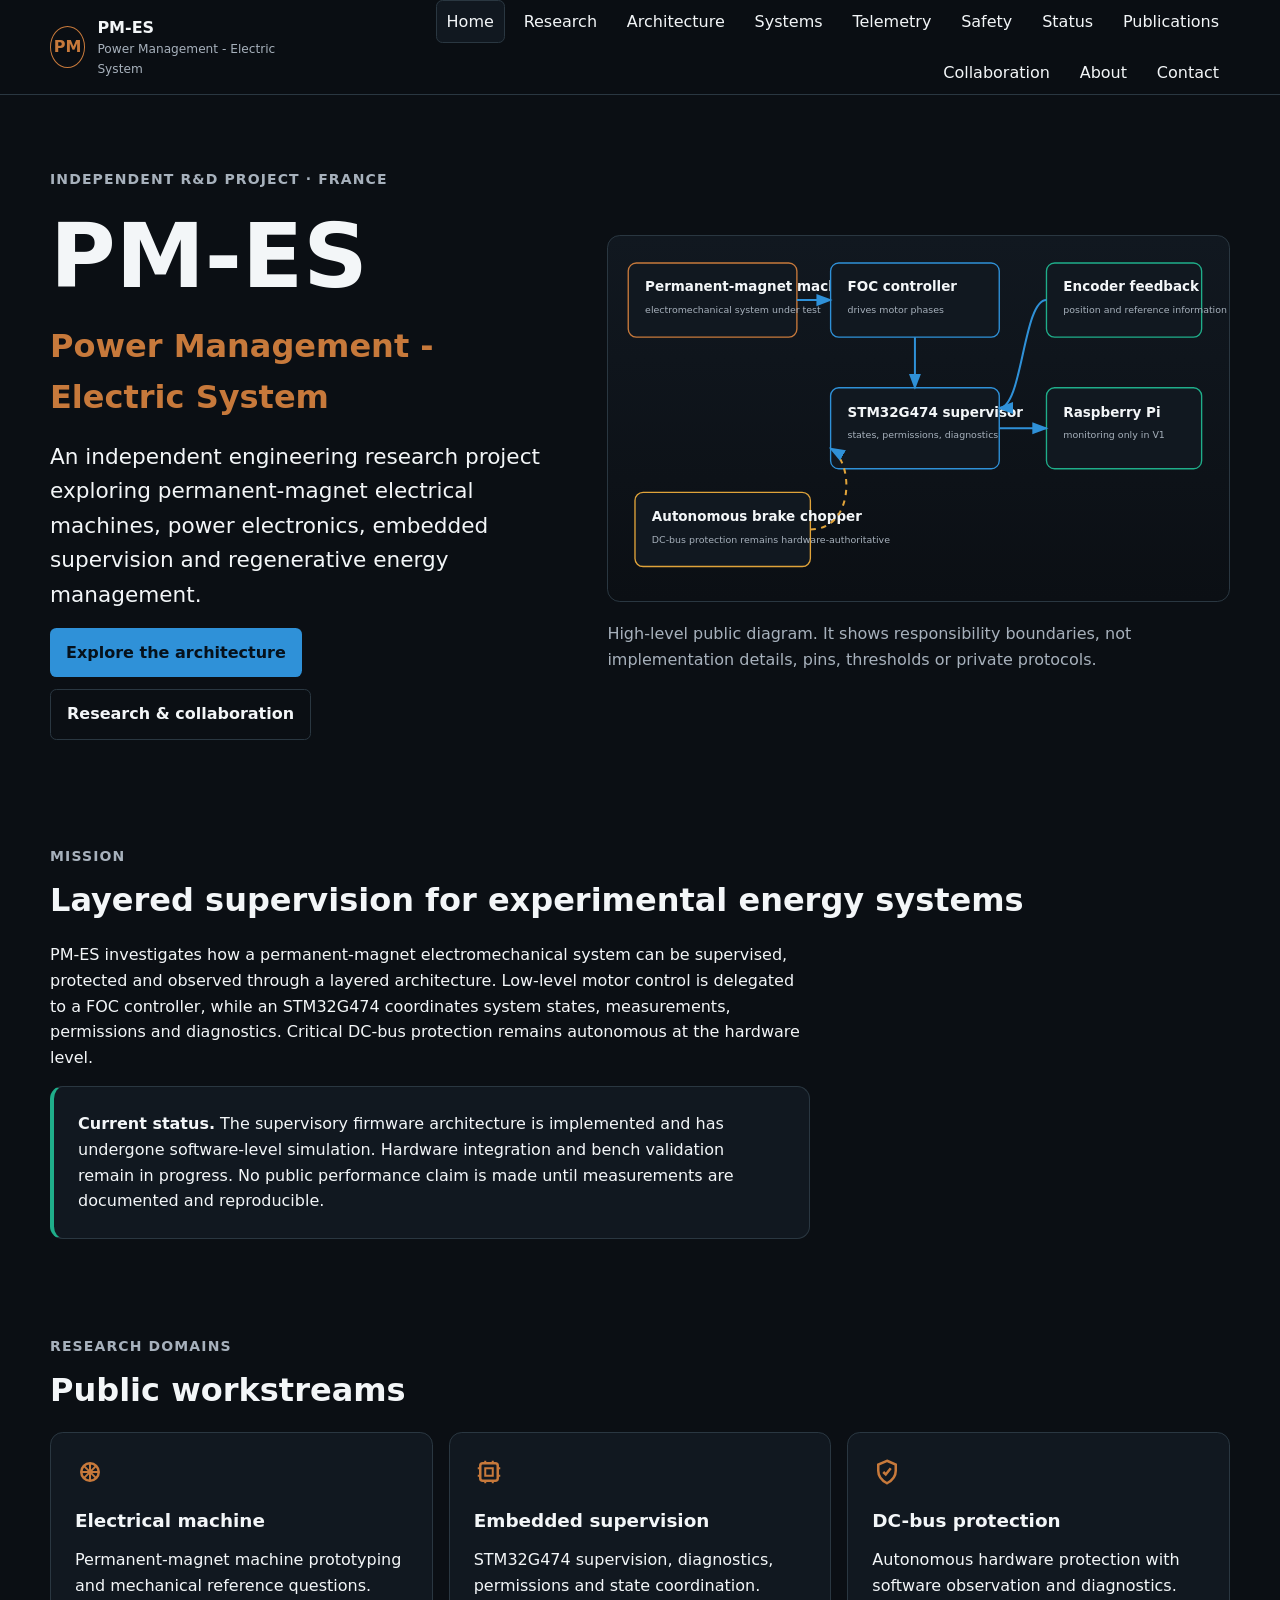
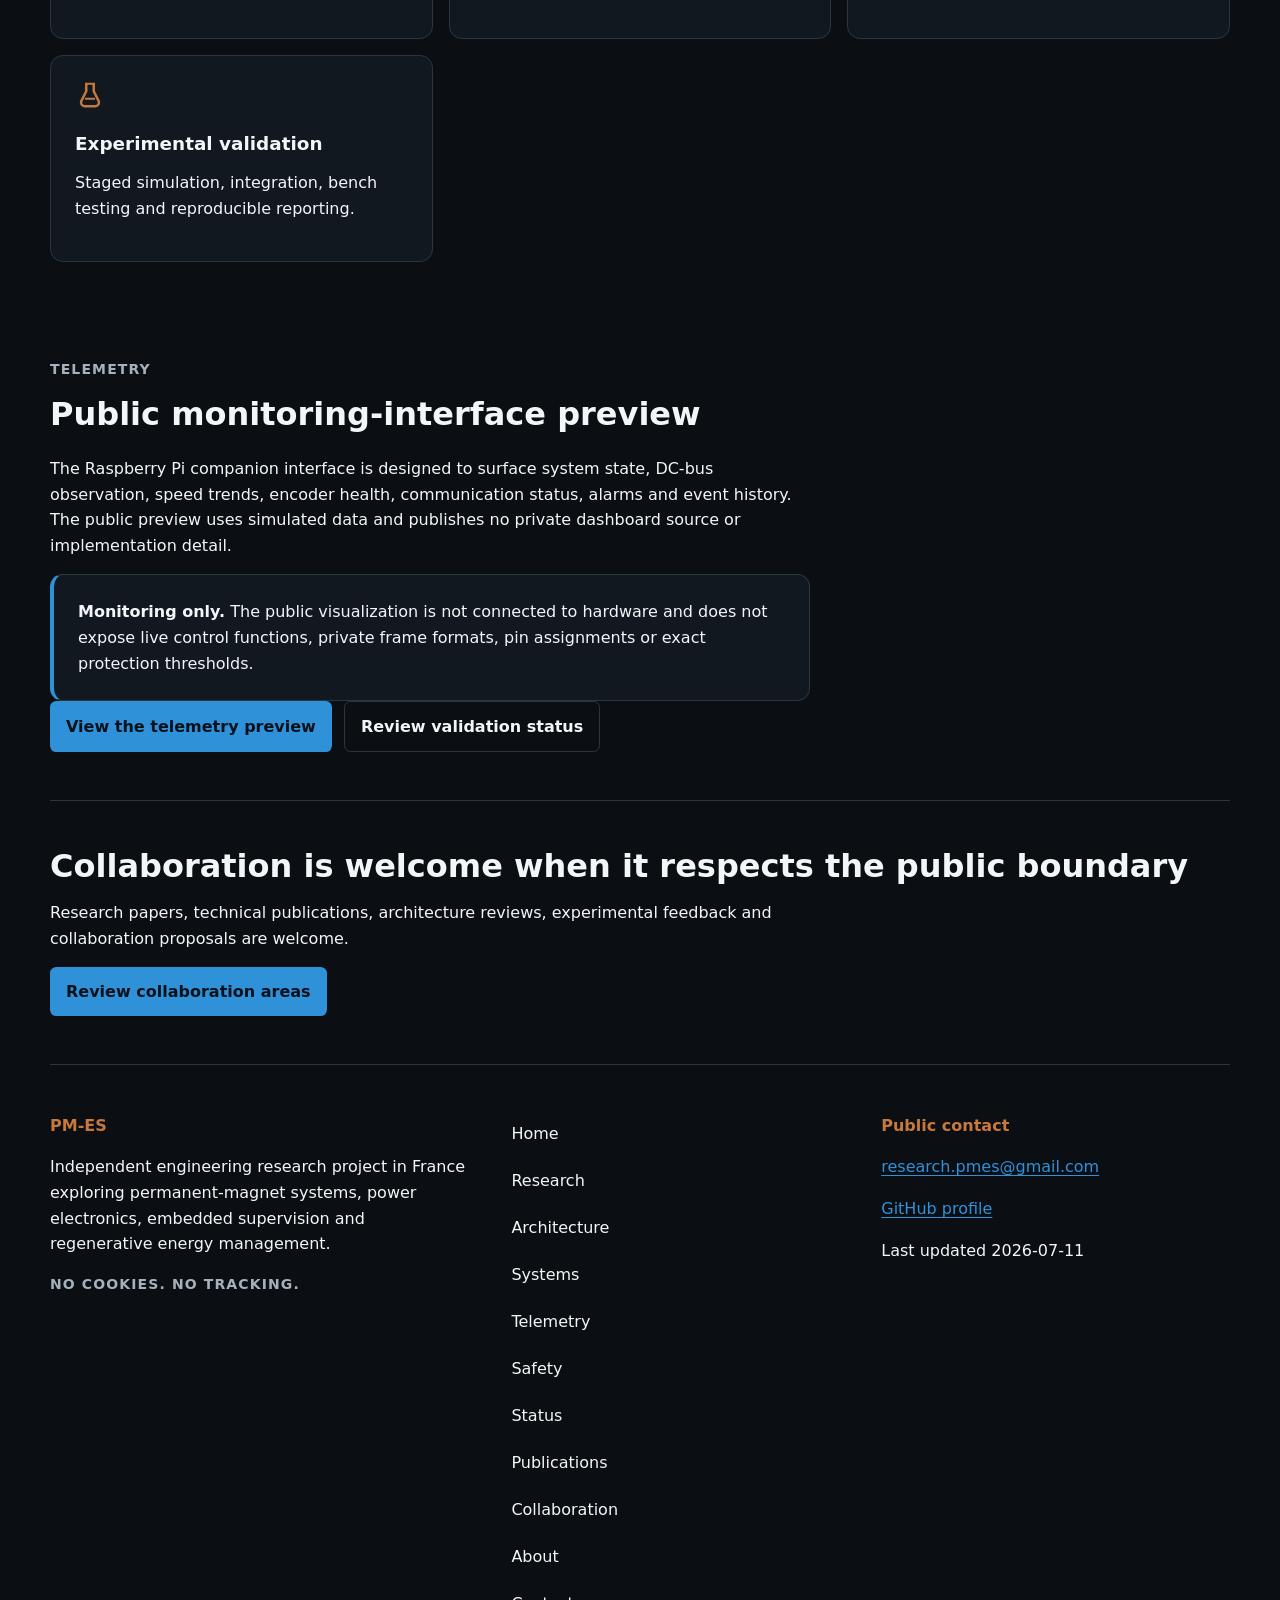
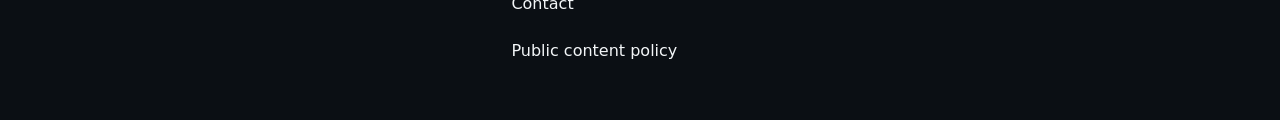
<file: index.html>
<!doctype html>
<html lang="en">
  <head>
    <meta charset="utf-8">
    <meta name="viewport" content="width=device-width, initial-scale=1">
    <title>PM-ES | Embedded Energy Research</title>
    <meta name="description" content="PM-ES is an independent R&D project in France exploring permanent-magnet machines, power electronics, embedded supervision and regenerative energy management.">
    <meta name="robots" content="index,follow">
    <link rel="canonical" href="https://juggerknot18.github.io/PM-ES/">
    <meta property="og:type" content="website">
    <meta property="og:site_name" content="PM-ES">
    <meta property="og:title" content="PM-ES | Embedded Energy Research">
    <meta property="og:description" content="PM-ES is an independent R&D project in France exploring permanent-magnet machines, power electronics, embedded supervision and regenerative energy management.">
    <meta property="og:url" content="https://juggerknot18.github.io/PM-ES/">
    <meta property="og:image" content="https://juggerknot18.github.io/PM-ES/assets/img/pm-es-social-card.png">
    <meta property="og:image:secure_url" content="https://juggerknot18.github.io/PM-ES/assets/img/pm-es-social-card.png">
    <meta property="og:image:type" content="image/png">
    <meta property="og:image:width" content="1200">
    <meta property="og:image:height" content="630">
    <meta property="og:image:alt" content="PM-ES social preview card with a dark technical architecture motif.">
    <meta name="twitter:card" content="summary_large_image">
    <meta name="twitter:title" content="PM-ES | Embedded Energy Research">
    <meta name="twitter:description" content="PM-ES is an independent R&D project in France exploring permanent-magnet machines, power electronics, embedded supervision and regenerative energy management.">
    <meta name="twitter:image" content="https://juggerknot18.github.io/PM-ES/assets/img/pm-es-social-card.png">
    <meta name="twitter:image:alt" content="PM-ES social preview card with a dark technical architecture motif.">
    <meta name="theme-color" content="#0B0F14">
    <link rel="manifest" href="site.webmanifest">
    <link rel="icon" href="favicon.svg" type="image/svg+xml">
    <link rel="stylesheet" href="assets/css/main.css">
    <script type="application/ld+json">
{
  "@context": "https://schema.org",
  "@type": ["Project", "ResearchProject"],
  "name": "PM-ES",
  "alternateName": "Power Management - Electric System",
  "description": "Independent R&D project in France exploring permanent-magnet electrical machines, power electronics, embedded supervision and regenerative energy management.",
  "url": "https://juggerknot18.github.io/PM-ES/",
  "sameAs": ["https://github.com/Juggerknot18/PM-ES"],
  "keywords": [
    "permanent-magnet electrical machines",
    "power electronics",
    "STM32",
    "embedded systems",
    "motor supervision",
    "DC bus protection",
    "regenerative energy",
    "telemetry",
    "Raspberry Pi monitoring"
  ],
  "location": {
    "@type": "Country",
    "name": "France"
  }
}
    </script>
  </head>
  <body>
    <a class="skip-link" href="#main-content">Skip to main content</a>
    <header class="site-header">
      <div class="header-inner">
        <a class="brand" href="./" aria-label="PM-ES home">
          <span class="brand-mark" aria-hidden="true">PM</span>
          <span><strong>PM-ES</strong><small>Power Management - Electric System</small></span>
        </a>
        <button class="menu-button" type="button" aria-controls="primary-navigation" aria-expanded="false">
          <span class="menu-lines" aria-hidden="true"></span>
          <span class="visually-hidden">Toggle navigation</span>
        </button>
        <nav id="primary-navigation" class="primary-nav" aria-label="Primary navigation">
          <a href="./" aria-current="page">Home</a>
          <a href="research/">Research</a>
          <a href="architecture/">Architecture</a>
          <a href="systems/">Systems</a>
          <a href="telemetry/">Telemetry</a>
          <a href="safety/">Safety</a>
          <a href="status/">Status</a>
          <a href="publications/">Publications</a>
          <a href="collaboration/">Collaboration</a>
          <a href="about/">About</a>
          <a href="contact/">Contact</a>
        </nav>
      </div>
    </header>
    <main id="main-content">
      <section class="hero">
        <div class="hero-copy">
          <p class="eyebrow">Independent R&amp;D Project · France</p>
          <h1>PM-ES</h1>
          <p class="subtitle">Power Management - Electric System</p>
          <p class="lead">An independent engineering research project exploring permanent-magnet electrical machines, power electronics, embedded supervision and regenerative energy management.</p>
          <div class="actions">
            <a class="button primary" href="architecture/">Explore the architecture</a>
            <a class="button secondary" href="research/">Research &amp; collaboration</a>
          </div>
        </div>
        <figure class="system-diagram" aria-labelledby="diagram-title" aria-describedby="diagram-desc">
          <svg role="img" viewBox="0 0 920 540" xmlns="http://www.w3.org/2000/svg">
            <title id="diagram-title">PM-ES architecture at a glance</title>
            <desc id="diagram-desc">The FOC controller drives the permanent-magnet machine. The STM32 supervisor exchanges high-level commands with the controller, receives encoder feedback, observes the autonomous brake chopper, and sends monitoring data to the Raspberry Pi.</desc>
            <defs>
              <marker id="arrow" markerWidth="10" markerHeight="10" refX="7" refY="3" orient="auto" markerUnits="strokeWidth">
                <path d="M0,0 L0,6 L8,3 z" fill="#2F91D8"></path>
              </marker>
            </defs>
            <rect x="30" y="40" width="250" height="110" rx="12" class="diagram-box machine"></rect>
            <text x="55" y="82">Permanent-magnet machine</text>
            <text x="55" y="114" class="diagram-note">electromechanical system under test</text>
            <rect x="330" y="40" width="250" height="110" rx="12" class="diagram-box control"></rect>
            <text x="355" y="82">FOC controller</text>
            <text x="355" y="114" class="diagram-note">drives motor phases</text>
            <rect x="330" y="225" width="250" height="120" rx="12" class="diagram-box supervisor"></rect>
            <text x="355" y="268">STM32G474 supervisor</text>
            <text x="355" y="300" class="diagram-note">states, permissions, diagnostics</text>
            <rect x="650" y="225" width="230" height="120" rx="12" class="diagram-box monitor"></rect>
            <text x="675" y="268">Raspberry Pi</text>
            <text x="675" y="300" class="diagram-note">monitoring only in V1</text>
            <rect x="40" y="380" width="260" height="110" rx="12" class="diagram-box safety"></rect>
            <text x="65" y="423">Autonomous brake chopper</text>
            <text x="65" y="455" class="diagram-note">DC-bus protection remains hardware-authoritative</text>
            <rect x="650" y="40" width="230" height="110" rx="12" class="diagram-box sensor"></rect>
            <text x="675" y="82">Encoder feedback</text>
            <text x="675" y="114" class="diagram-note">position and reference information</text>
            <path d="M280 95 H330" class="diagram-line" marker-end="url(#arrow)"></path>
            <path d="M455 150 V225" class="diagram-line" marker-end="url(#arrow)"></path>
            <path d="M580 285 H650" class="diagram-line" marker-end="url(#arrow)"></path>
            <path d="M650 95 C615 95 615 255 580 255" class="diagram-line" marker-end="url(#arrow)"></path>
            <path d="M300 435 C365 435 365 335 330 315" class="diagram-line observed" marker-end="url(#arrow)"></path>
          </svg>
          <figcaption>High-level public diagram. It shows responsibility boundaries, not implementation details, pins, thresholds or private protocols.</figcaption>
        </figure>
      </section>

      <section class="content-band">
        <div class="section-heading">
          <p class="eyebrow">Mission</p>
          <h2>Layered supervision for experimental energy systems</h2>
        </div>
        <p>PM-ES investigates how a permanent-magnet electromechanical system can be supervised, protected and observed through a layered architecture. Low-level motor control is delegated to a FOC controller, while an STM32G474 coordinates system states, measurements, permissions and diagnostics. Critical DC-bus protection remains autonomous at the hardware level.</p>
        <div class="notice status"><strong>Current status.</strong> The supervisory firmware architecture is implemented and has undergone software-level simulation. Hardware integration and bench validation remain in progress. No public performance claim is made until measurements are documented and reproducible.</div>
      </section>

      <section class="content-band">
        <div class="section-heading">
          <p class="eyebrow">Research domains</p>
          <h2>Public workstreams</h2>
        </div>
        <div class="card-grid">
          <article class="info-card">
            <svg aria-hidden="true"><use href="assets/icons/sprite.svg#icon-machine"></use></svg>
            <h3>Electrical machine</h3>
            <p>Permanent-magnet machine prototyping and mechanical reference questions.</p>
          </article>
          <article class="info-card">
            <svg aria-hidden="true"><use href="assets/icons/sprite.svg#icon-supervision"></use></svg>
            <h3>Embedded supervision</h3>
            <p>STM32G474 supervision, diagnostics, permissions and state coordination.</p>
          </article>
          <article class="info-card">
            <svg aria-hidden="true"><use href="assets/icons/sprite.svg#icon-safety"></use></svg>
            <h3>DC-bus protection</h3>
            <p>Autonomous hardware protection with software observation and diagnostics.</p>
          </article>
          <article class="info-card">
            <svg aria-hidden="true"><use href="assets/icons/sprite.svg#icon-research"></use></svg>
            <h3>Experimental validation</h3>
            <p>Staged simulation, integration, bench testing and reproducible reporting.</p>
          </article>
        </div>
      </section>

      <section class="content-band">
        <div class="section-heading">
          <p class="eyebrow">Telemetry</p>
          <h2>Public monitoring-interface preview</h2>
        </div>
        <p>The Raspberry Pi companion interface is designed to surface system state, DC-bus observation, speed trends, encoder health, communication status, alarms and event history. The public preview uses simulated data and publishes no private dashboard source or implementation detail.</p>
        <div class="notice info"><strong>Monitoring only.</strong> The public visualization is not connected to hardware and does not expose live control functions, private frame formats, pin assignments or exact protection thresholds.</div>
        <div class="actions">
          <a class="button primary" href="telemetry/">View the telemetry preview</a>
          <a class="button secondary" href="status/">Review validation status</a>
        </div>
      </section>

      <section class="cta-band">
        <h2>Collaboration is welcome when it respects the public boundary</h2>
        <p>Research papers, technical publications, architecture reviews, experimental feedback and collaboration proposals are welcome.</p>
        <a class="button primary" href="collaboration/">Review collaboration areas</a>
      </section>
    </main>
    <footer class="site-footer">
      <div class="footer-grid">
        <div>
          <p class="footer-title">PM-ES</p>
          <p>Independent engineering research project in France exploring permanent-magnet systems, power electronics, embedded supervision and regenerative energy management.</p>
          <p class="fine-print">No cookies. No tracking.</p>
        </div>
        <nav aria-label="Footer navigation" class="footer-links">
          <a href="./" aria-current="page">Home</a>
          <a href="research/">Research</a>
          <a href="architecture/">Architecture</a>
          <a href="systems/">Systems</a>
          <a href="telemetry/">Telemetry</a>
          <a href="safety/">Safety</a>
          <a href="status/">Status</a>
          <a href="publications/">Publications</a>
          <a href="collaboration/">Collaboration</a>
          <a href="about/">About</a>
          <a href="contact/">Contact</a>
          <a href="policy/">Public content policy</a>
        </nav>
        <div>
          <p class="footer-title">Public contact</p>
          <p><a href="mailto:research.pmes@gmail.com">research.pmes@gmail.com</a></p>
          <p><a href="https://github.com/Juggerknot18" rel="noopener noreferrer">GitHub profile</a></p>
          <p>Last updated <time datetime="2026-07-11">2026-07-11</time></p>
        </div>
      </div>
    </footer>
    <script src="assets/js/progressive.js" defer></script>
  </body>
</html>
</file>
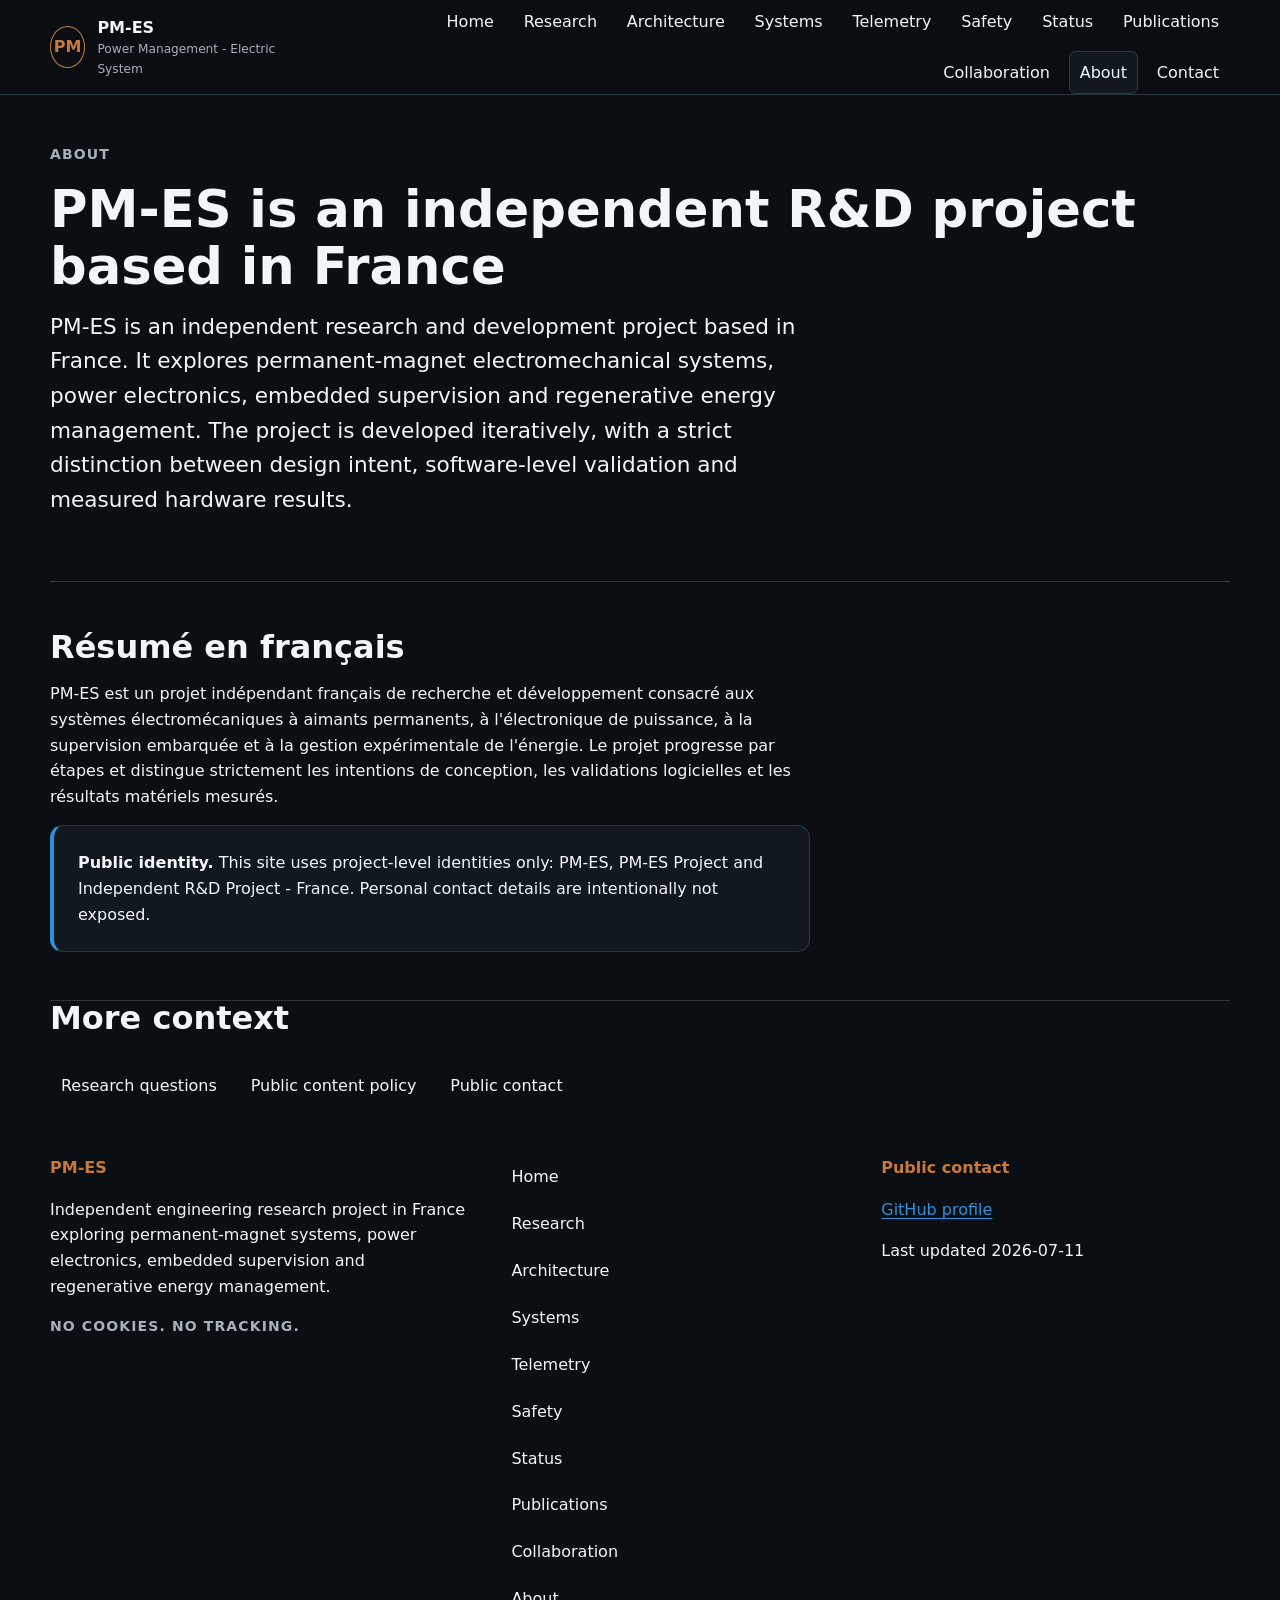
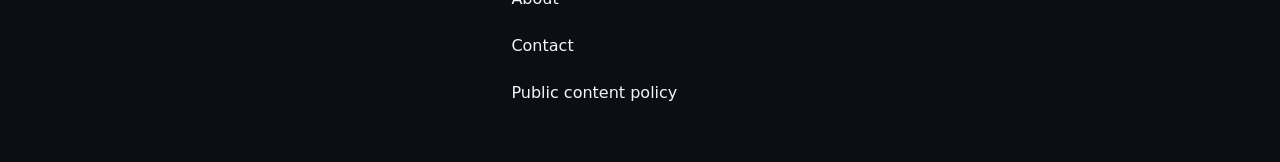
<file: about/index.html>
<!doctype html>
<html lang="en">
  <head>
    <meta charset="utf-8">
    <meta name="viewport" content="width=device-width, initial-scale=1">
    <title>About PM-ES | Independent R&D in France</title>
    <meta name="description" content="About PM-ES, an independent research and development project based in France exploring electromechanical systems and embedded energy supervision.">
    <meta name="robots" content="index,follow">
    <link rel="canonical" href="https://juggerknot18.github.io/PM-ES/about/">
    <meta property="og:type" content="website">
    <meta property="og:site_name" content="PM-ES">
    <meta property="og:title" content="About PM-ES | Independent R&D in France">
    <meta property="og:description" content="About PM-ES, an independent research and development project based in France exploring electromechanical systems and embedded energy supervision.">
    <meta property="og:url" content="https://juggerknot18.github.io/PM-ES/about/">
    <meta property="og:image" content="https://juggerknot18.github.io/PM-ES/assets/img/pm-es-social-card.png">
    <meta property="og:image:secure_url" content="https://juggerknot18.github.io/PM-ES/assets/img/pm-es-social-card.png">
    <meta property="og:image:type" content="image/png">
    <meta property="og:image:width" content="1200">
    <meta property="og:image:height" content="630">
    <meta property="og:image:alt" content="PM-ES social preview card with a dark technical architecture motif.">
    <meta name="twitter:card" content="summary_large_image">
    <meta name="twitter:title" content="About PM-ES | Independent R&D in France">
    <meta name="twitter:description" content="About PM-ES, an independent research and development project based in France exploring electromechanical systems and embedded energy supervision.">
    <meta name="twitter:image" content="https://juggerknot18.github.io/PM-ES/assets/img/pm-es-social-card.png">
    <meta name="twitter:image:alt" content="PM-ES social preview card with a dark technical architecture motif.">
    <meta name="theme-color" content="#0B0F14">
    <link rel="manifest" href="../site.webmanifest">
    <link rel="icon" href="../favicon.svg" type="image/svg+xml">
    <link rel="stylesheet" href="../assets/css/main.css">
    
    <script type="application/ld+json">
{
  "@context": "https://schema.org",
  "@graph": [
    {
      "@type": "WebPage",
      "name": "About PM-ES",
      "description": "About PM-ES, an independent research and development project based in France exploring electromechanical systems and embedded energy supervision.",
      "url": "https://juggerknot18.github.io/PM-ES/about/",
      "isPartOf": {
        "@type": "WebSite",
        "name": "PM-ES",
        "url": "https://juggerknot18.github.io/PM-ES/"
      }
    },
    {
      "@type": "BreadcrumbList",
      "itemListElement": [
        {
          "@type": "ListItem",
          "position": 1,
          "name": "Home",
          "item": "https://juggerknot18.github.io/PM-ES/"
        },
        {
          "@type": "ListItem",
          "position": 2,
          "name": "About PM-ES",
          "item": "https://juggerknot18.github.io/PM-ES/about/"
        }
      ]
    }
  ]
}
</script>
  </head>
  <body>
    <a class="skip-link" href="#main-content">Skip to main content</a>
    <header class="site-header">
      <div class="header-inner">
        <a class="brand" href="../" aria-label="PM-ES home">
          <span class="brand-mark" aria-hidden="true">PM</span>
          <span><strong>PM-ES</strong><small>Power Management - Electric System</small></span>
        </a>
        <button class="menu-button" type="button" aria-controls="primary-navigation" aria-expanded="false">
          <span class="menu-lines" aria-hidden="true"></span>
          <span class="visually-hidden">Toggle navigation</span>
        </button>
        <nav id="primary-navigation" class="primary-nav" aria-label="Primary navigation">
          <a href="../">Home</a>
<a href="../research/">Research</a>
<a href="../architecture/">Architecture</a>
<a href="../systems/">Systems</a>
<a href="../safety/">Safety</a>
<a href="../status/">Status</a>
<a href="../publications/">Publications</a>
<a href="../collaboration/">Collaboration</a>
<a href="../about/" aria-current="page">About</a>
<a href="../contact/">Contact</a>
        </nav>
      </div>
    </header>
    <main id="main-content">
      <section class="page-hero">
      <p class="eyebrow">About</p>
      <h1>PM-ES is an independent R&amp;D project based in France</h1>
      <p class="lead">PM-ES is an independent research and development project based in France. It explores permanent-magnet electromechanical systems, power electronics, embedded supervision and regenerative energy management. The project is developed iteratively, with a strict distinction between design intent, software-level validation and measured hardware results.</p>
    </section>
    <section class="content-band">
      <h2>Résumé en français</h2>
      <p lang="fr">PM-ES est un projet indépendant français de recherche et développement consacré aux systèmes électromécaniques à aimants permanents, à l'électronique de puissance, à la supervision embarquée et à la gestion expérimentale de l'énergie. Le projet progresse par étapes et distingue strictement les intentions de conception, les validations logicielles et les résultats matériels mesurés.</p>
      <div class="notice info"><strong>Public identity.</strong> This site uses project-level identities only: PM-ES, PM-ES Project and Independent R&amp;D Project - France. Personal contact details are intentionally not exposed.</div>
    </section>
    <section class="related-links"><h2>More context</h2><a href="../research/">Research questions</a><a href="../policy/">Public content policy</a><a href="../contact/">Public contact</a></section>
    </main>
    <footer class="site-footer">
      <div class="footer-grid">
        <div>
          <p class="footer-title">PM-ES</p>
          <p>Independent engineering research project in France exploring permanent-magnet systems, power electronics, embedded supervision and regenerative energy management.</p>
          <p class="fine-print">No cookies. No tracking.</p>
        </div>
        <nav aria-label="Footer navigation" class="footer-links">
          <a href="../">Home</a>
<a href="../research/">Research</a>
<a href="../architecture/">Architecture</a>
<a href="../systems/">Systems</a>
<a href="../safety/">Safety</a>
<a href="../status/">Status</a>
<a href="../publications/">Publications</a>
<a href="../collaboration/">Collaboration</a>
<a href="../about/" aria-current="page">About</a>
<a href="../contact/">Contact</a>
          <a href="../policy/">Public content policy</a>
        </nav>
        <div>
          <p class="footer-title">Public contact</p>
          <p><a href="https://github.com/Juggerknot18" rel="noopener noreferrer">GitHub profile</a></p>
          <p>Last updated <time datetime="2026-07-11">2026-07-11</time></p>
        </div>
      </div>
    </footer>
    <script src="../assets/js/progressive.js" defer></script>
  </body>
</html>
</file>
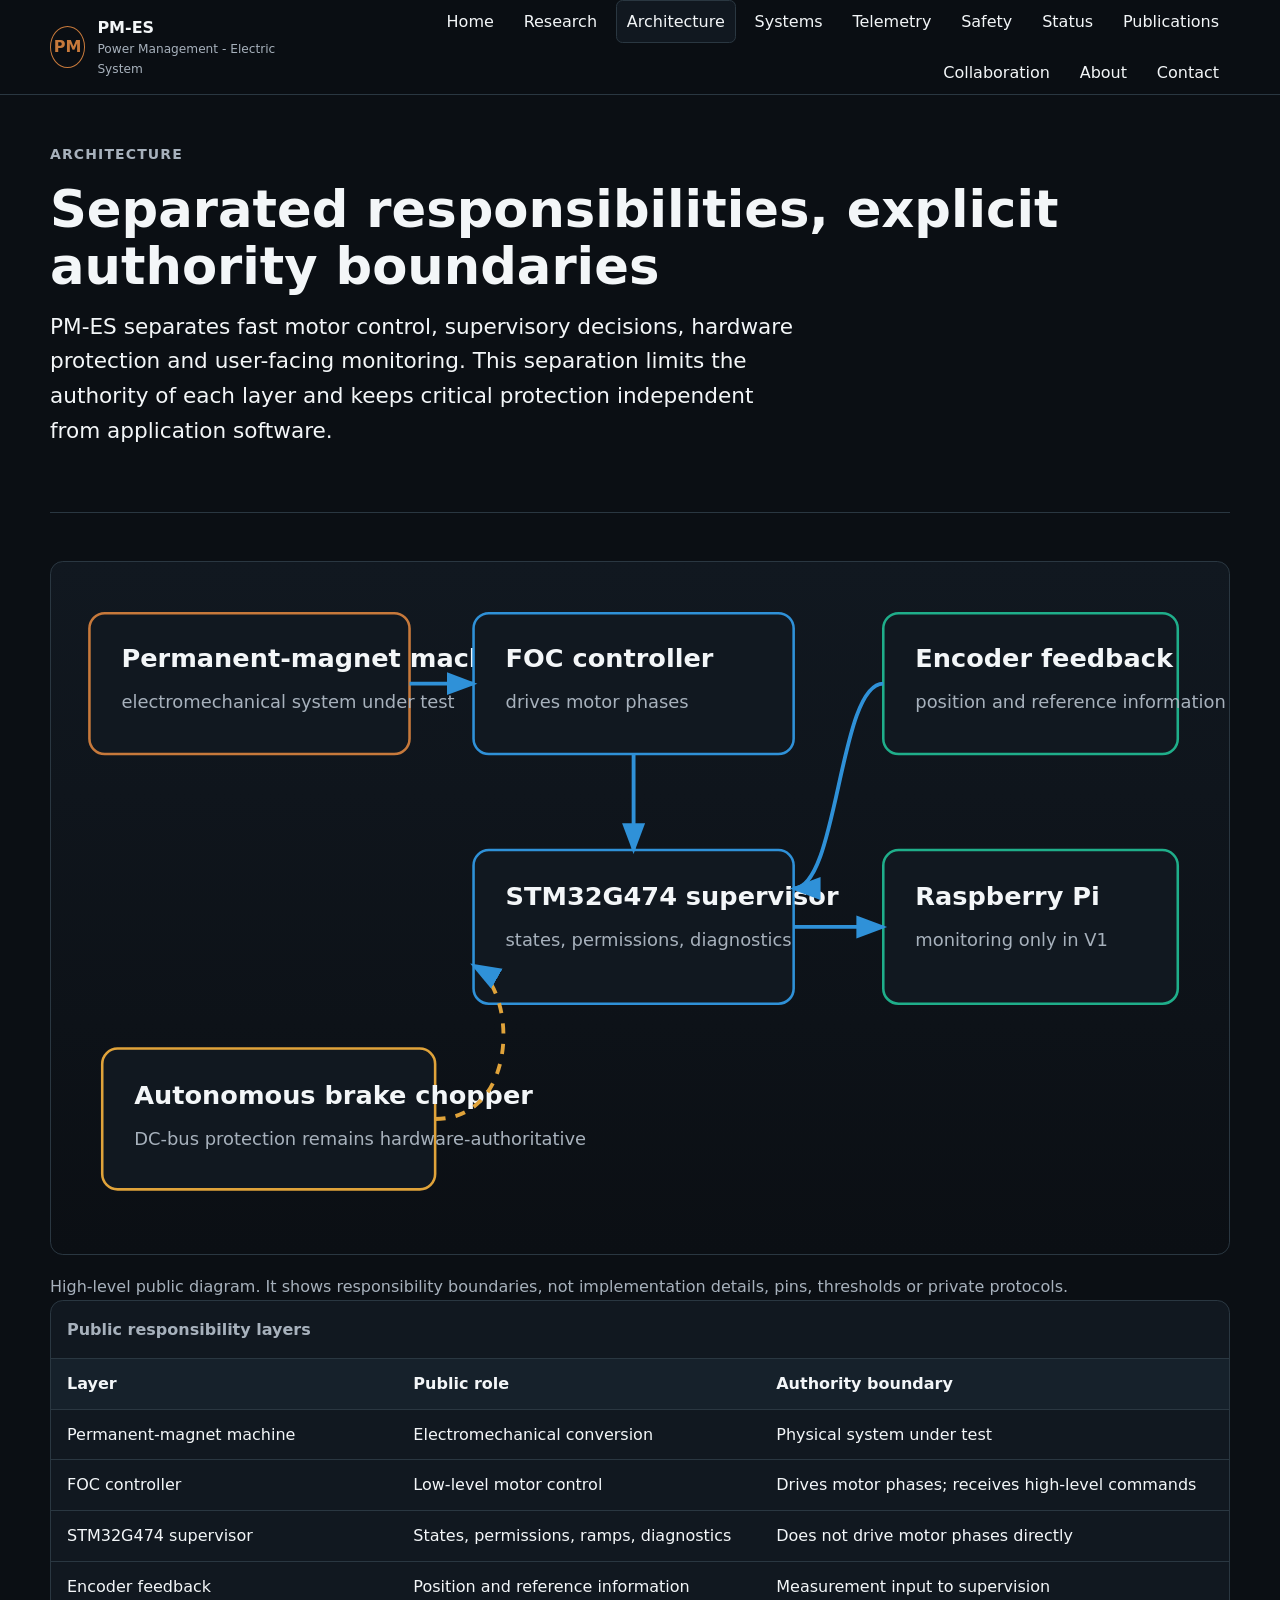
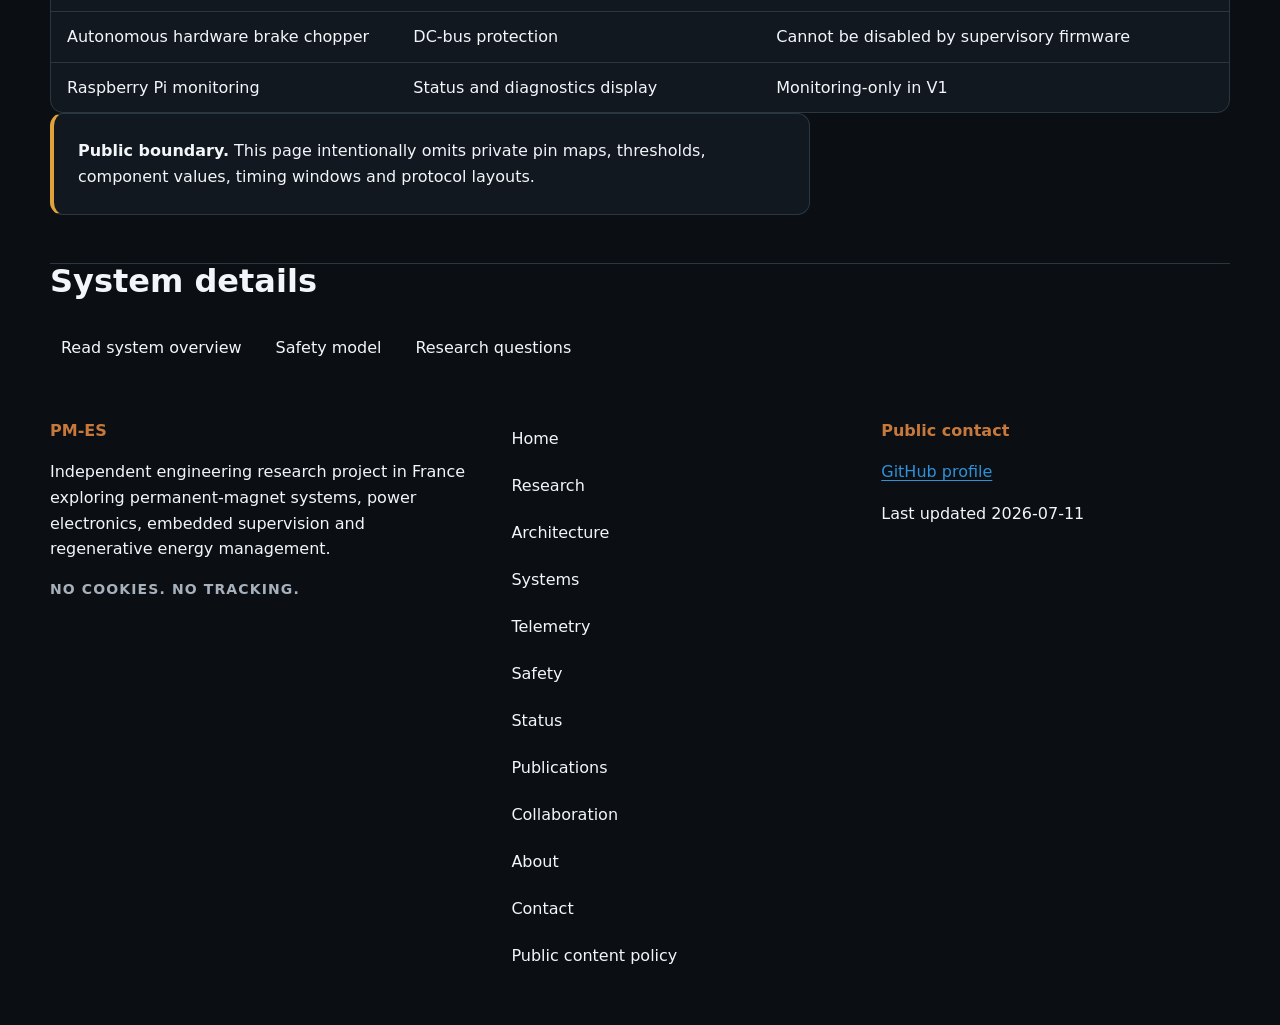
<file: architecture/index.html>
<!doctype html>
<html lang="en">
  <head>
    <meta charset="utf-8">
    <meta name="viewport" content="width=device-width, initial-scale=1">
    <title>Architecture Overview | PM-ES</title>
    <meta name="description" content="High-level PM-ES architecture showing machine, FOC controller, STM32G474 supervisor, encoder, brake chopper and Raspberry Pi monitoring roles.">
    <meta name="robots" content="index,follow">
    <link rel="canonical" href="https://juggerknot18.github.io/PM-ES/architecture/">
    <meta property="og:type" content="website">
    <meta property="og:site_name" content="PM-ES">
    <meta property="og:title" content="Architecture Overview | PM-ES">
    <meta property="og:description" content="High-level PM-ES architecture showing machine, FOC controller, STM32G474 supervisor, encoder, brake chopper and Raspberry Pi monitoring roles.">
    <meta property="og:url" content="https://juggerknot18.github.io/PM-ES/architecture/">
    <meta property="og:image" content="https://juggerknot18.github.io/PM-ES/assets/img/pm-es-social-card.png">
    <meta property="og:image:secure_url" content="https://juggerknot18.github.io/PM-ES/assets/img/pm-es-social-card.png">
    <meta property="og:image:type" content="image/png">
    <meta property="og:image:width" content="1200">
    <meta property="og:image:height" content="630">
    <meta property="og:image:alt" content="PM-ES social preview card with a dark technical architecture motif.">
    <meta name="twitter:card" content="summary_large_image">
    <meta name="twitter:title" content="Architecture Overview | PM-ES">
    <meta name="twitter:description" content="High-level PM-ES architecture showing machine, FOC controller, STM32G474 supervisor, encoder, brake chopper and Raspberry Pi monitoring roles.">
    <meta name="twitter:image" content="https://juggerknot18.github.io/PM-ES/assets/img/pm-es-social-card.png">
    <meta name="twitter:image:alt" content="PM-ES social preview card with a dark technical architecture motif.">
    <meta name="theme-color" content="#0B0F14">
    <link rel="manifest" href="../site.webmanifest">
    <link rel="icon" href="../favicon.svg" type="image/svg+xml">
    <link rel="stylesheet" href="../assets/css/main.css">
    
    <script type="application/ld+json">
{
  "@context": "https://schema.org",
  "@graph": [
    {
      "@type": "WebPage",
      "name": "Architecture Overview",
      "description": "High-level PM-ES architecture showing machine, FOC controller, STM32G474 supervisor, encoder, brake chopper and Raspberry Pi monitoring roles.",
      "url": "https://juggerknot18.github.io/PM-ES/architecture/",
      "isPartOf": {
        "@type": "WebSite",
        "name": "PM-ES",
        "url": "https://juggerknot18.github.io/PM-ES/"
      }
    },
    {
      "@type": "BreadcrumbList",
      "itemListElement": [
        {
          "@type": "ListItem",
          "position": 1,
          "name": "Home",
          "item": "https://juggerknot18.github.io/PM-ES/"
        },
        {
          "@type": "ListItem",
          "position": 2,
          "name": "Architecture Overview",
          "item": "https://juggerknot18.github.io/PM-ES/architecture/"
        }
      ]
    }
  ]
}
</script>
  </head>
  <body>
    <a class="skip-link" href="#main-content">Skip to main content</a>
    <header class="site-header">
      <div class="header-inner">
        <a class="brand" href="../" aria-label="PM-ES home">
          <span class="brand-mark" aria-hidden="true">PM</span>
          <span><strong>PM-ES</strong><small>Power Management - Electric System</small></span>
        </a>
        <button class="menu-button" type="button" aria-controls="primary-navigation" aria-expanded="false">
          <span class="menu-lines" aria-hidden="true"></span>
          <span class="visually-hidden">Toggle navigation</span>
        </button>
        <nav id="primary-navigation" class="primary-nav" aria-label="Primary navigation">
          <a href="../">Home</a>
<a href="../research/">Research</a>
<a href="../architecture/" aria-current="page">Architecture</a>
<a href="../systems/">Systems</a>
<a href="../safety/">Safety</a>
<a href="../status/">Status</a>
<a href="../publications/">Publications</a>
<a href="../collaboration/">Collaboration</a>
<a href="../about/">About</a>
<a href="../contact/">Contact</a>
        </nav>
      </div>
    </header>
    <main id="main-content">
      <section class="page-hero">
      <p class="eyebrow">Architecture</p>
      <h1>Separated responsibilities, explicit authority boundaries</h1>
      <p class="lead">PM-ES separates fast motor control, supervisory decisions, hardware protection and user-facing monitoring. This separation limits the authority of each layer and keeps critical protection independent from application software.</p>
    </section>
    <section class="content-band">
      <figure class="system-diagram" aria-labelledby="diagram-title" aria-describedby="diagram-desc">
      <svg role="img" viewBox="0 0 920 540" xmlns="http://www.w3.org/2000/svg">
        <title id="diagram-title">PM-ES architecture at a glance</title>
        <desc id="diagram-desc">The FOC controller drives the permanent-magnet machine. The STM32 supervisor exchanges high-level commands with the controller, receives encoder feedback, observes the autonomous brake chopper, and sends monitoring data to the Raspberry Pi.</desc>
        <defs>
          <marker id="arrow" markerWidth="10" markerHeight="10" refX="7" refY="3" orient="auto" markerUnits="strokeWidth">
            <path d="M0,0 L0,6 L8,3 z" fill="#2F91D8"></path>
          </marker>
        </defs>
        <rect x="30" y="40" width="250" height="110" rx="12" class="diagram-box machine"></rect>
        <text x="55" y="82">Permanent-magnet machine</text>
        <text x="55" y="114" class="diagram-note">electromechanical system under test</text>
        <rect x="330" y="40" width="250" height="110" rx="12" class="diagram-box control"></rect>
        <text x="355" y="82">FOC controller</text>
        <text x="355" y="114" class="diagram-note">drives motor phases</text>
        <rect x="330" y="225" width="250" height="120" rx="12" class="diagram-box supervisor"></rect>
        <text x="355" y="268">STM32G474 supervisor</text>
        <text x="355" y="300" class="diagram-note">states, permissions, diagnostics</text>
        <rect x="650" y="225" width="230" height="120" rx="12" class="diagram-box monitor"></rect>
        <text x="675" y="268">Raspberry Pi</text>
        <text x="675" y="300" class="diagram-note">monitoring only in V1</text>
        <rect x="40" y="380" width="260" height="110" rx="12" class="diagram-box safety"></rect>
        <text x="65" y="423">Autonomous brake chopper</text>
        <text x="65" y="455" class="diagram-note">DC-bus protection remains hardware-authoritative</text>
        <rect x="650" y="40" width="230" height="110" rx="12" class="diagram-box sensor"></rect>
        <text x="675" y="82">Encoder feedback</text>
        <text x="675" y="114" class="diagram-note">position and reference information</text>
        <path d="M280 95 H330" class="diagram-line" marker-end="url(#arrow)"></path>
        <path d="M455 150 V225" class="diagram-line" marker-end="url(#arrow)"></path>
        <path d="M580 285 H650" class="diagram-line" marker-end="url(#arrow)"></path>
        <path d="M650 95 C615 95 615 255 580 255" class="diagram-line" marker-end="url(#arrow)"></path>
        <path d="M300 435 C365 435 365 335 330 315" class="diagram-line observed" marker-end="url(#arrow)"></path>
      </svg>
      <figcaption>High-level public diagram. It shows responsibility boundaries, not implementation details, pins, thresholds or private protocols.</figcaption>
    </figure>
      <div class="table-wrap">
        <table>
          <caption>Public responsibility layers</caption>
          <thead><tr><th>Layer</th><th>Public role</th><th>Authority boundary</th></tr></thead>
          <tbody>
            <tr><td>Permanent-magnet machine</td><td>Electromechanical conversion</td><td>Physical system under test</td></tr>
            <tr><td>FOC controller</td><td>Low-level motor control</td><td>Drives motor phases; receives high-level commands</td></tr>
            <tr><td>STM32G474 supervisor</td><td>States, permissions, ramps, diagnostics</td><td>Does not drive motor phases directly</td></tr>
            <tr><td>Encoder feedback</td><td>Position and reference information</td><td>Measurement input to supervision</td></tr>
            <tr><td>Autonomous hardware brake chopper</td><td>DC-bus protection</td><td>Cannot be disabled by supervisory firmware</td></tr>
            <tr><td>Raspberry Pi monitoring</td><td>Status and diagnostics display</td><td>Monitoring-only in V1</td></tr>
          </tbody>
        </table>
      </div>
      <div class="notice caution"><strong>Public boundary.</strong> This page intentionally omits private pin maps, thresholds, component values, timing windows and protocol layouts.</div>
    </section>
    <section class="related-links"><h2>System details</h2><a href="../systems/">Read system overview</a><a href="../safety/">Safety model</a><a href="../research/">Research questions</a></section>
    </main>
    <footer class="site-footer">
      <div class="footer-grid">
        <div>
          <p class="footer-title">PM-ES</p>
          <p>Independent engineering research project in France exploring permanent-magnet systems, power electronics, embedded supervision and regenerative energy management.</p>
          <p class="fine-print">No cookies. No tracking.</p>
        </div>
        <nav aria-label="Footer navigation" class="footer-links">
          <a href="../">Home</a>
<a href="../research/">Research</a>
<a href="../architecture/" aria-current="page">Architecture</a>
<a href="../systems/">Systems</a>
<a href="../safety/">Safety</a>
<a href="../status/">Status</a>
<a href="../publications/">Publications</a>
<a href="../collaboration/">Collaboration</a>
<a href="../about/">About</a>
<a href="../contact/">Contact</a>
          <a href="../policy/">Public content policy</a>
        </nav>
        <div>
          <p class="footer-title">Public contact</p>
          <p><a href="https://github.com/Juggerknot18" rel="noopener noreferrer">GitHub profile</a></p>
          <p>Last updated <time datetime="2026-07-11">2026-07-11</time></p>
        </div>
      </div>
    </footer>
    <script src="../assets/js/progressive.js" defer></script>
  </body>
</html>
</file>
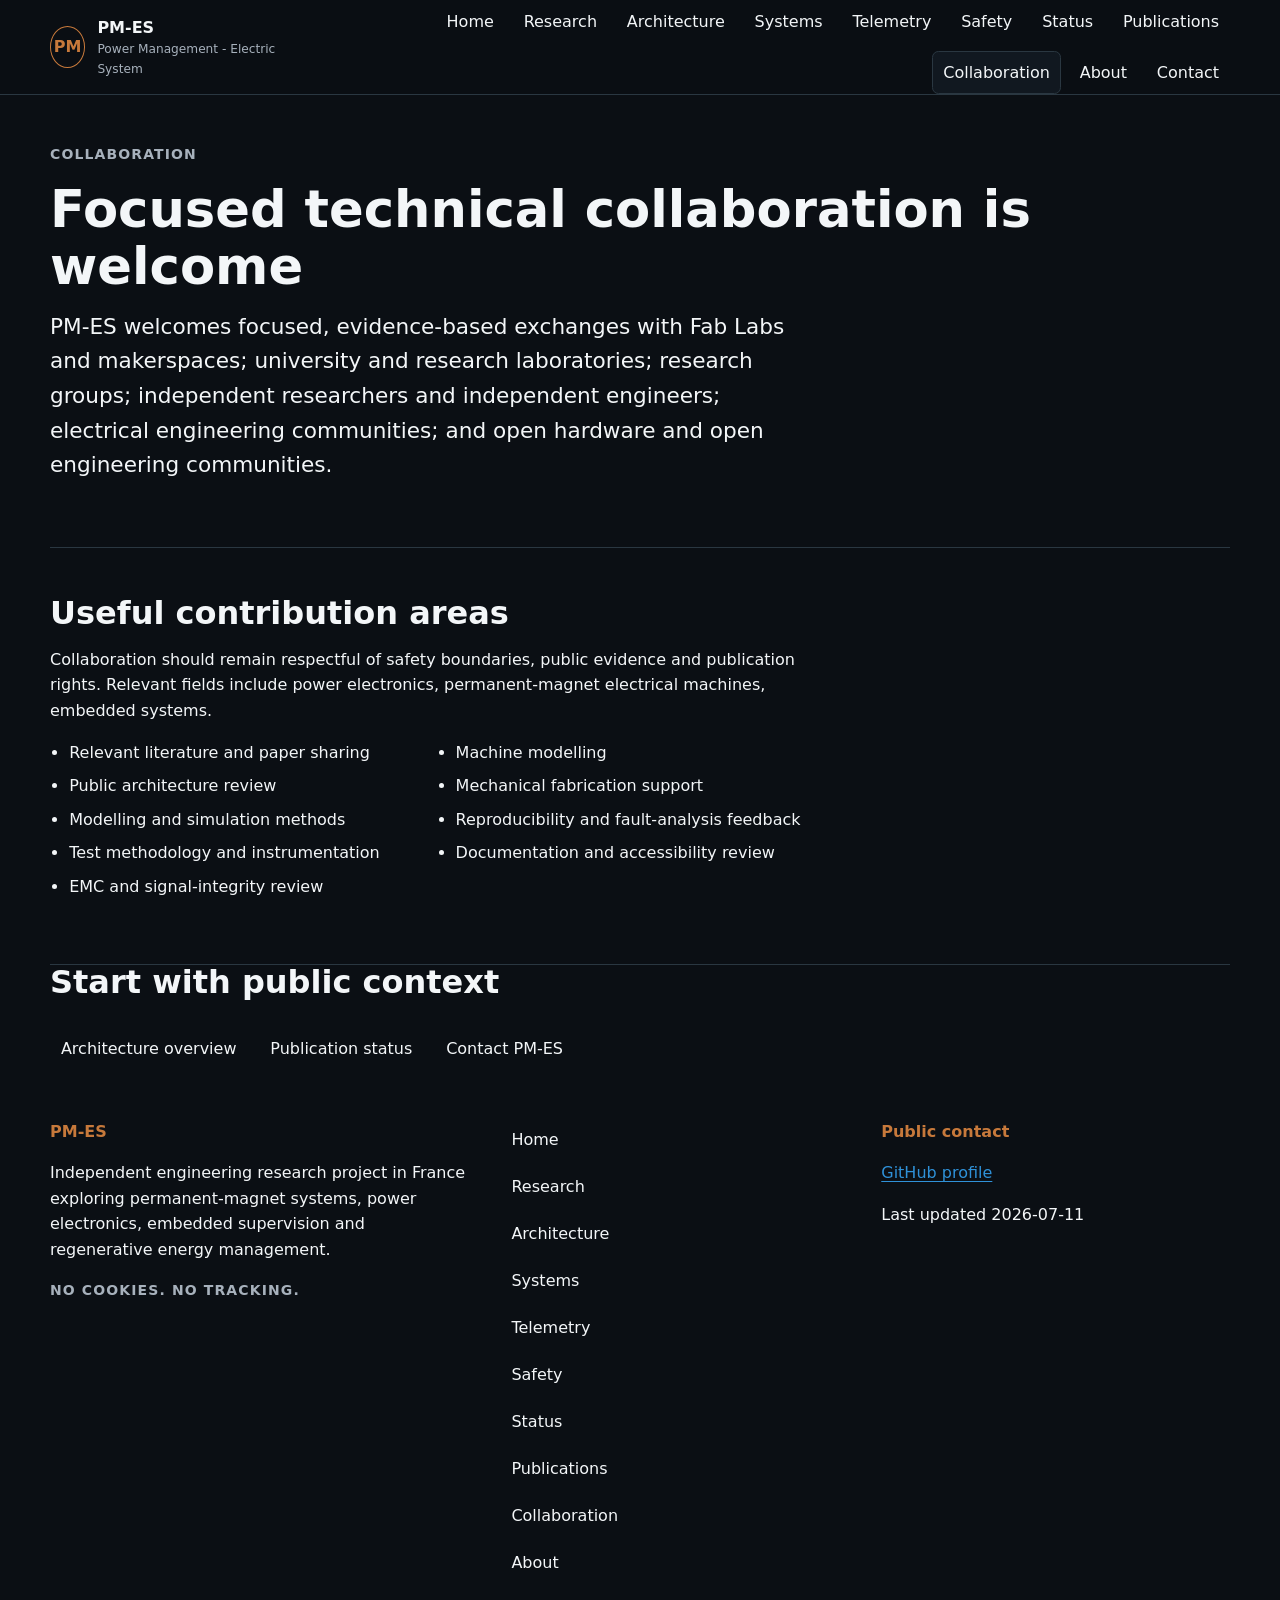
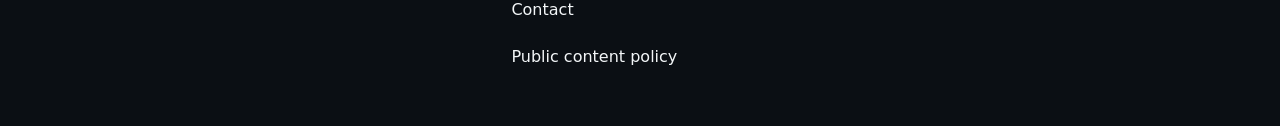
<file: collaboration/index.html>
<!doctype html>
<html lang="en">
  <head>
    <meta charset="utf-8">
    <meta name="viewport" content="width=device-width, initial-scale=1">
    <title>Collaboration | PM-ES</title>
    <meta name="description" content="PM-ES welcomes focused, evidence-based collaboration with public research, engineering, Fab Lab, makerspace, open hardware and open engineering communities.">
    <meta name="robots" content="index,follow">
    <link rel="canonical" href="https://juggerknot18.github.io/PM-ES/collaboration/">
    <meta property="og:type" content="website">
    <meta property="og:site_name" content="PM-ES">
    <meta property="og:title" content="Collaboration | PM-ES">
    <meta property="og:description" content="PM-ES welcomes focused, evidence-based collaboration with public research, engineering, Fab Lab, makerspace, open hardware and open engineering communities.">
    <meta property="og:url" content="https://juggerknot18.github.io/PM-ES/collaboration/">
    <meta property="og:image" content="https://juggerknot18.github.io/PM-ES/assets/img/pm-es-social-card.png">
    <meta property="og:image:secure_url" content="https://juggerknot18.github.io/PM-ES/assets/img/pm-es-social-card.png">
    <meta property="og:image:type" content="image/png">
    <meta property="og:image:width" content="1200">
    <meta property="og:image:height" content="630">
    <meta property="og:image:alt" content="PM-ES social preview card with a dark technical architecture motif.">
    <meta name="twitter:card" content="summary_large_image">
    <meta name="twitter:title" content="Collaboration | PM-ES">
    <meta name="twitter:description" content="PM-ES welcomes focused, evidence-based collaboration with public research, engineering, Fab Lab, makerspace, open hardware and open engineering communities.">
    <meta name="twitter:image" content="https://juggerknot18.github.io/PM-ES/assets/img/pm-es-social-card.png">
    <meta name="twitter:image:alt" content="PM-ES social preview card with a dark technical architecture motif.">
    <meta name="theme-color" content="#0B0F14">
    <link rel="manifest" href="../site.webmanifest">
    <link rel="icon" href="../favicon.svg" type="image/svg+xml">
    <link rel="stylesheet" href="../assets/css/main.css">
    
    <script type="application/ld+json">
{
  "@context": "https://schema.org",
  "@graph": [
    {
      "@type": "WebPage",
      "name": "Collaboration",
      "description": "PM-ES welcomes focused, evidence-based collaboration with public research, engineering, Fab Lab, makerspace, open hardware and open engineering communities.",
      "keywords": [
        "PM-ES collaboration",
        "Fab Labs",
        "makerspaces",
        "university laboratories",
        "research laboratories",
        "research groups",
        "independent researchers",
        "independent engineers",
        "electrical engineering communities",
        "open hardware communities",
        "open engineering communities",
        "power electronics",
        "permanent-magnet electrical machines",
        "embedded supervision",
        "motor-control systems",
        "instrumentation",
        "EMC",
        "signal integrity",
        "reproducibility",
        "fault analysis"
      ],
      "url": "https://juggerknot18.github.io/PM-ES/collaboration/",
      "isPartOf": {
        "@type": "WebSite",
        "name": "PM-ES",
        "url": "https://juggerknot18.github.io/PM-ES/"
      }
    },
    {
      "@type": "BreadcrumbList",
      "itemListElement": [
        {
          "@type": "ListItem",
          "position": 1,
          "name": "Home",
          "item": "https://juggerknot18.github.io/PM-ES/"
        },
        {
          "@type": "ListItem",
          "position": 2,
          "name": "Collaboration",
          "item": "https://juggerknot18.github.io/PM-ES/collaboration/"
        }
      ]
    }
  ]
}
</script>
  </head>
  <body>
    <a class="skip-link" href="#main-content">Skip to main content</a>
    <header class="site-header">
      <div class="header-inner">
        <a class="brand" href="../" aria-label="PM-ES home">
          <span class="brand-mark" aria-hidden="true">PM</span>
          <span><strong>PM-ES</strong><small>Power Management - Electric System</small></span>
        </a>
        <button class="menu-button" type="button" aria-controls="primary-navigation" aria-expanded="false">
          <span class="menu-lines" aria-hidden="true"></span>
          <span class="visually-hidden">Toggle navigation</span>
        </button>
        <nav id="primary-navigation" class="primary-nav" aria-label="Primary navigation">
          <a href="../">Home</a>
<a href="../research/">Research</a>
<a href="../architecture/">Architecture</a>
<a href="../systems/">Systems</a>
<a href="../safety/">Safety</a>
<a href="../status/">Status</a>
<a href="../publications/">Publications</a>
<a href="../collaboration/" aria-current="page">Collaboration</a>
<a href="../about/">About</a>
<a href="../contact/">Contact</a>
        </nav>
      </div>
    </header>
    <main id="main-content">
      <section class="page-hero">
      <p class="eyebrow">Collaboration</p>
      <h1>Focused technical collaboration is welcome</h1>
      <p class="lead">PM-ES welcomes focused, evidence-based exchanges with Fab Labs and makerspaces; university and research laboratories; research groups; independent researchers and independent engineers; electrical engineering communities; and open hardware and open engineering communities.</p>
    </section>
    <section class="content-band">
      <h2>Useful contribution areas</h2>
      <p>Collaboration should remain respectful of safety boundaries, public evidence and publication rights. Relevant fields include power electronics, permanent-magnet electrical machines, embedded systems.</p>
      <ul class="check-list two-column">
        <li>Relevant literature and paper sharing</li>
        <li>Public architecture review</li>
        <li>Modelling and simulation methods</li>
        <li>Test methodology and instrumentation</li>
        <li>EMC and signal-integrity review</li>
        <li>Machine modelling</li>
        <li>Mechanical fabrication support</li>
        <li>Reproducibility and fault-analysis feedback</li>
        <li>Documentation and accessibility review</li>
      </ul>
    </section>
    <section class="related-links"><h2>Start with public context</h2><a href="../architecture/">Architecture overview</a><a href="../publications/">Publication status</a><a href="../contact/">Contact PM-ES</a></section>
    </main>
    <footer class="site-footer">
      <div class="footer-grid">
        <div>
          <p class="footer-title">PM-ES</p>
          <p>Independent engineering research project in France exploring permanent-magnet systems, power electronics, embedded supervision and regenerative energy management.</p>
          <p class="fine-print">No cookies. No tracking.</p>
        </div>
        <nav aria-label="Footer navigation" class="footer-links">
          <a href="../">Home</a>
<a href="../research/">Research</a>
<a href="../architecture/">Architecture</a>
<a href="../systems/">Systems</a>
<a href="../safety/">Safety</a>
<a href="../status/">Status</a>
<a href="../publications/">Publications</a>
<a href="../collaboration/" aria-current="page">Collaboration</a>
<a href="../about/">About</a>
<a href="../contact/">Contact</a>
          <a href="../policy/">Public content policy</a>
        </nav>
        <div>
          <p class="footer-title">Public contact</p>
          <p><a href="https://github.com/Juggerknot18" rel="noopener noreferrer">GitHub profile</a></p>
          <p>Last updated <time datetime="2026-07-11">2026-07-11</time></p>
        </div>
      </div>
    </footer>
    <script src="../assets/js/progressive.js" defer></script>
  </body>
</html>
</file>
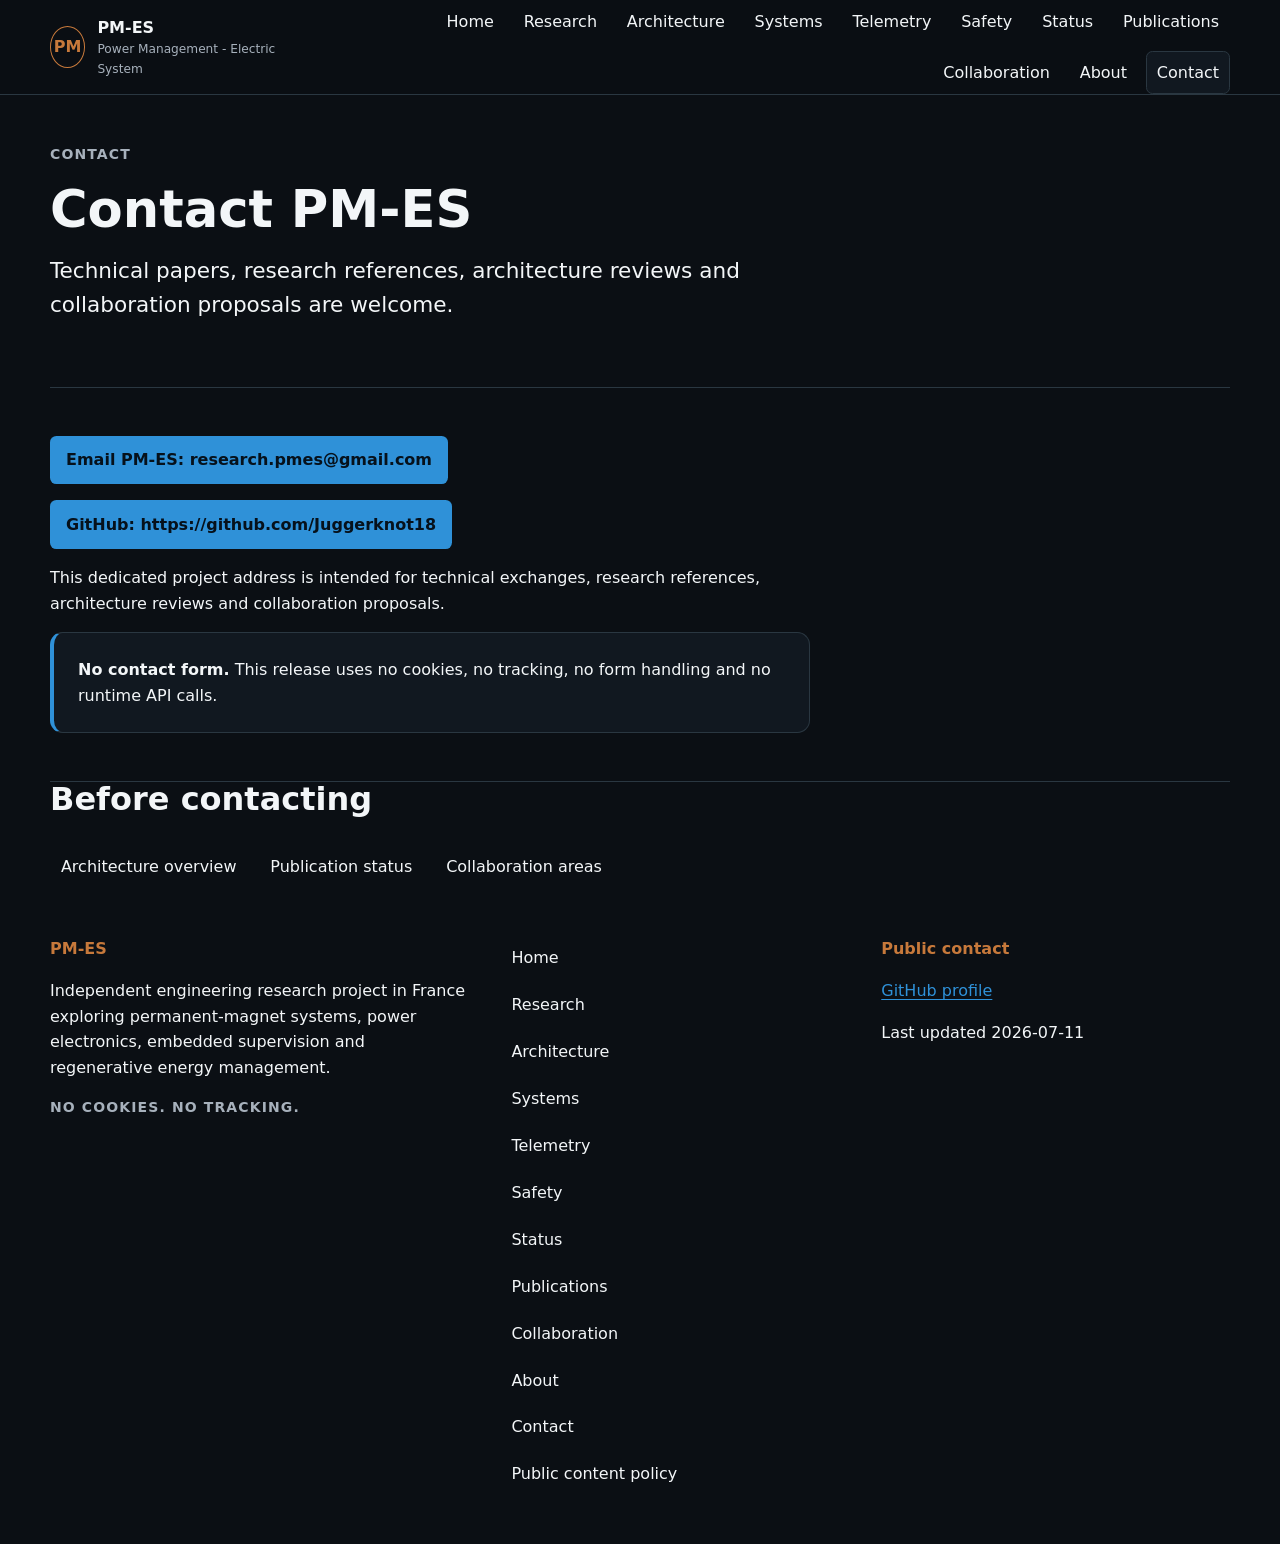
<file: contact/index.html>
<!doctype html>
<html lang="en">
  <head>
    <meta charset="utf-8">
    <meta name="viewport" content="width=device-width, initial-scale=1">
    <title>Contact PM-ES | GitHub Profile</title>
    <meta name="description" content="Public PM-ES contact route for technical papers, research references, architecture reviews and collaboration proposals through GitHub only.">
    <meta name="robots" content="index,follow">
    <link rel="canonical" href="https://juggerknot18.github.io/PM-ES/contact/">
    <meta property="og:type" content="website">
    <meta property="og:site_name" content="PM-ES">
    <meta property="og:title" content="Contact PM-ES | GitHub Profile">
    <meta property="og:description" content="Public PM-ES contact route for technical papers, research references, architecture reviews and collaboration proposals through GitHub only.">
    <meta property="og:url" content="https://juggerknot18.github.io/PM-ES/contact/">
    <meta property="og:image" content="https://juggerknot18.github.io/PM-ES/assets/img/pm-es-social-card.png">
    <meta property="og:image:secure_url" content="https://juggerknot18.github.io/PM-ES/assets/img/pm-es-social-card.png">
    <meta property="og:image:type" content="image/png">
    <meta property="og:image:width" content="1200">
    <meta property="og:image:height" content="630">
    <meta property="og:image:alt" content="PM-ES social preview card with a dark technical architecture motif.">
    <meta name="twitter:card" content="summary_large_image">
    <meta name="twitter:title" content="Contact PM-ES | GitHub Profile">
    <meta name="twitter:description" content="Public PM-ES contact route for technical papers, research references, architecture reviews and collaboration proposals through GitHub only.">
    <meta name="twitter:image" content="https://juggerknot18.github.io/PM-ES/assets/img/pm-es-social-card.png">
    <meta name="twitter:image:alt" content="PM-ES social preview card with a dark technical architecture motif.">
    <meta name="theme-color" content="#0B0F14">
    <link rel="manifest" href="../site.webmanifest">
    <link rel="icon" href="../favicon.svg" type="image/svg+xml">
    <link rel="stylesheet" href="../assets/css/main.css">
    
    <script type="application/ld+json">
{
  "@context": "https://schema.org",
  "@graph": [
    {
      "@type": "WebPage",
      "name": "Contact PM-ES",
      "description": "Public PM-ES contact route for technical papers, research references, architecture reviews and collaboration proposals through GitHub only.",
      "url": "https://juggerknot18.github.io/PM-ES/contact/",
      "isPartOf": {
        "@type": "WebSite",
        "name": "PM-ES",
        "url": "https://juggerknot18.github.io/PM-ES/"
      }
    },
    {
      "@type": "BreadcrumbList",
      "itemListElement": [
        {
          "@type": "ListItem",
          "position": 1,
          "name": "Home",
          "item": "https://juggerknot18.github.io/PM-ES/"
        },
        {
          "@type": "ListItem",
          "position": 2,
          "name": "Contact PM-ES",
          "item": "https://juggerknot18.github.io/PM-ES/contact/"
        }
      ]
    }
  ]
}
</script>
  </head>
  <body>
    <a class="skip-link" href="#main-content">Skip to main content</a>
    <header class="site-header">
      <div class="header-inner">
        <a class="brand" href="../" aria-label="PM-ES home">
          <span class="brand-mark" aria-hidden="true">PM</span>
          <span><strong>PM-ES</strong><small>Power Management - Electric System</small></span>
        </a>
        <button class="menu-button" type="button" aria-controls="primary-navigation" aria-expanded="false">
          <span class="menu-lines" aria-hidden="true"></span>
          <span class="visually-hidden">Toggle navigation</span>
        </button>
        <nav id="primary-navigation" class="primary-nav" aria-label="Primary navigation">
          <a href="../">Home</a>
<a href="../research/">Research</a>
<a href="../architecture/">Architecture</a>
<a href="../systems/">Systems</a>
<a href="../safety/">Safety</a>
<a href="../status/">Status</a>
<a href="../publications/">Publications</a>
<a href="../collaboration/">Collaboration</a>
<a href="../about/">About</a>
<a href="../contact/" aria-current="page">Contact</a>
        </nav>
      </div>
    </header>
    <main id="main-content">
      <section class="page-hero">
      <p class="eyebrow">Contact</p>
      <h1>Contact PM-ES</h1>
      <p class="lead">Technical papers, research references, architecture reviews and collaboration proposals are welcome.</p>
    </section>
    <section class="content-band">
      <p class="contact-link">
        <a class="button primary" href="mailto:research.pmes@gmail.com">Email PM-ES: research.pmes@gmail.com</a>
      </p>

      <p class="contact-link">
        <a class="button primary"
           href="https://github.com/Juggerknot18"
           rel="noopener noreferrer">
          GitHub: https://github.com/Juggerknot18
        </a>
      </p>

      <p>This dedicated project address is intended for technical exchanges, research references, architecture reviews and collaboration proposals.</p>
      <div class="notice info"><strong>No contact form.</strong> This release uses no cookies, no tracking, no form handling and no runtime API calls.</div>
    </section>
    <section class="related-links"><h2>Before contacting</h2><a href="../architecture/">Architecture overview</a><a href="../publications/">Publication status</a><a href="../collaboration/">Collaboration areas</a></section>
    </main>
    <footer class="site-footer">
      <div class="footer-grid">
        <div>
          <p class="footer-title">PM-ES</p>
          <p>Independent engineering research project in France exploring permanent-magnet systems, power electronics, embedded supervision and regenerative energy management.</p>
          <p class="fine-print">No cookies. No tracking.</p>
        </div>
        <nav aria-label="Footer navigation" class="footer-links">
          <a href="../">Home</a>
<a href="../research/">Research</a>
<a href="../architecture/">Architecture</a>
<a href="../systems/">Systems</a>
<a href="../safety/">Safety</a>
<a href="../status/">Status</a>
<a href="../publications/">Publications</a>
<a href="../collaboration/">Collaboration</a>
<a href="../about/">About</a>
<a href="../contact/" aria-current="page">Contact</a>
          <a href="../policy/">Public content policy</a>
        </nav>
        <div>
          <p class="footer-title">Public contact</p>
          <p><a href="https://github.com/Juggerknot18" rel="noopener noreferrer">GitHub profile</a></p>
          <p>Last updated <time datetime="2026-07-11">2026-07-11</time></p>
        </div>
      </div>
    </footer>
    <script src="../assets/js/progressive.js" defer></script>
  </body>
</html>
</file>
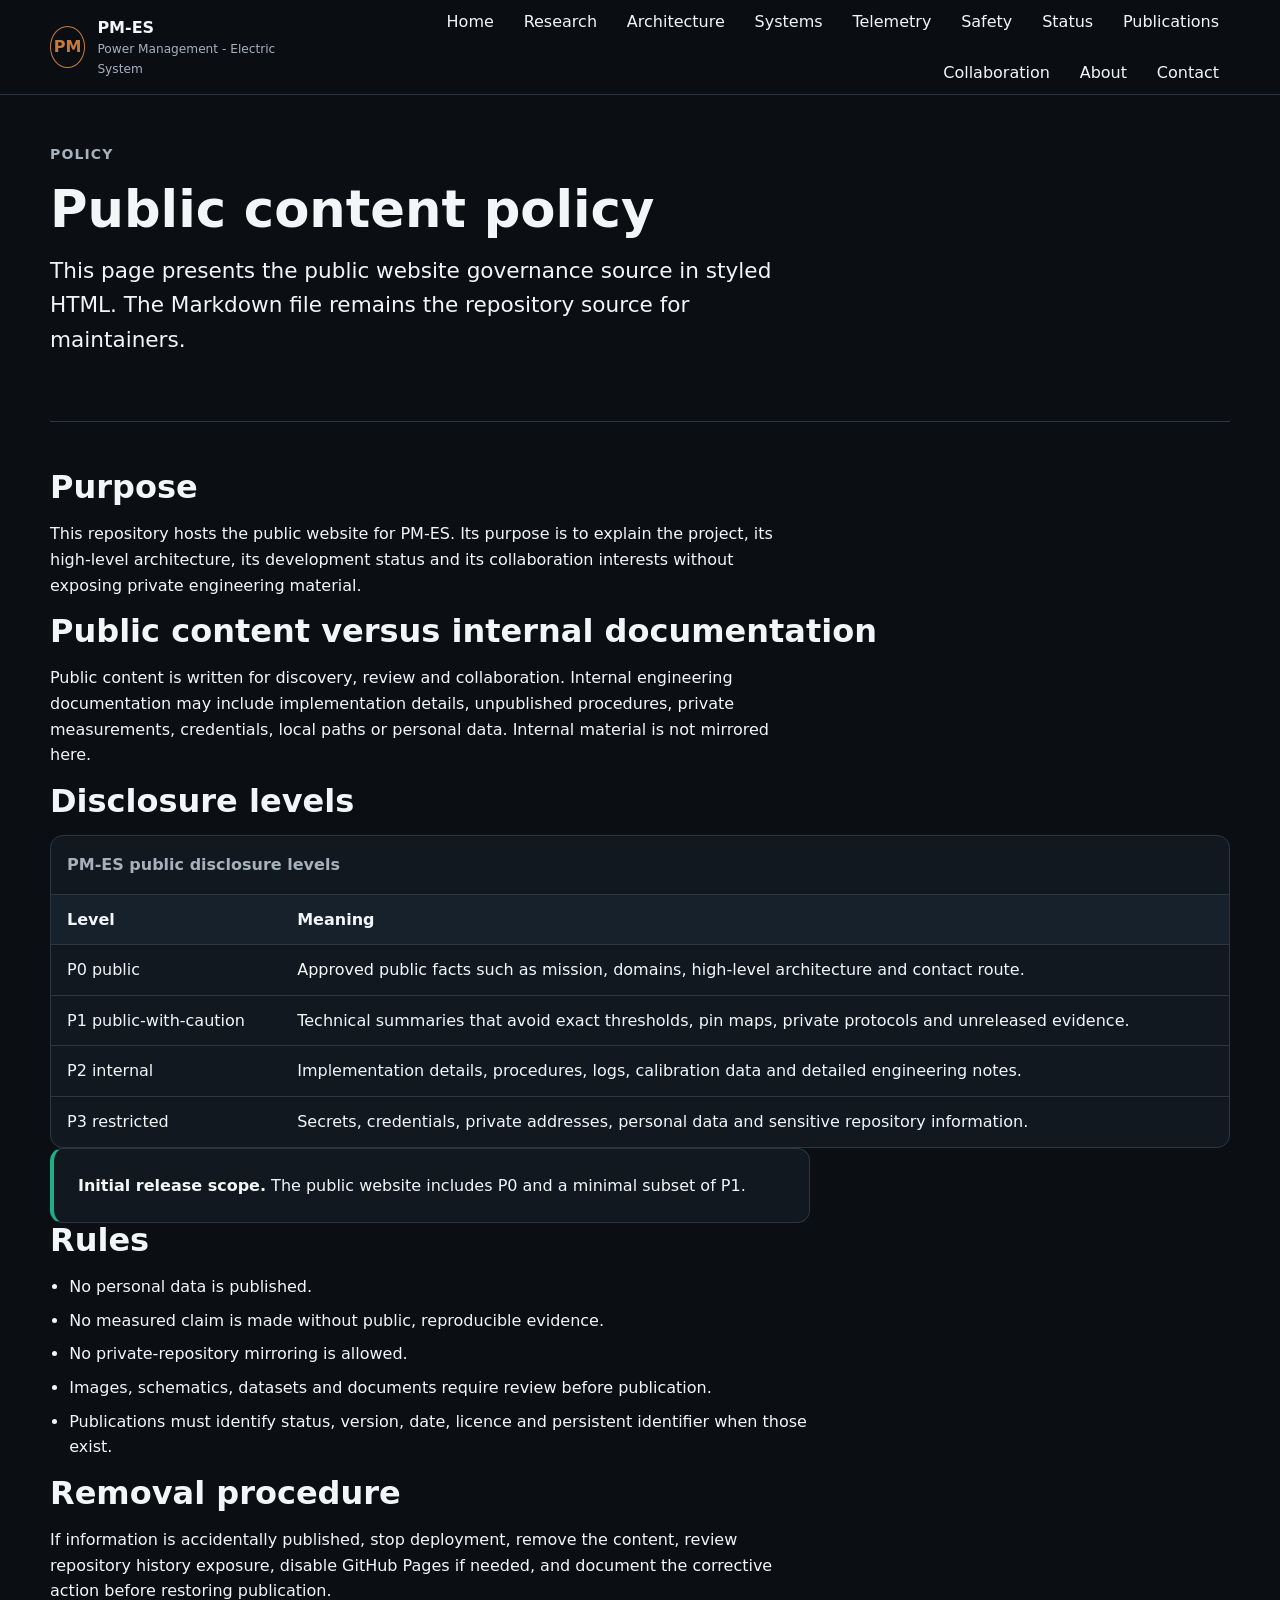
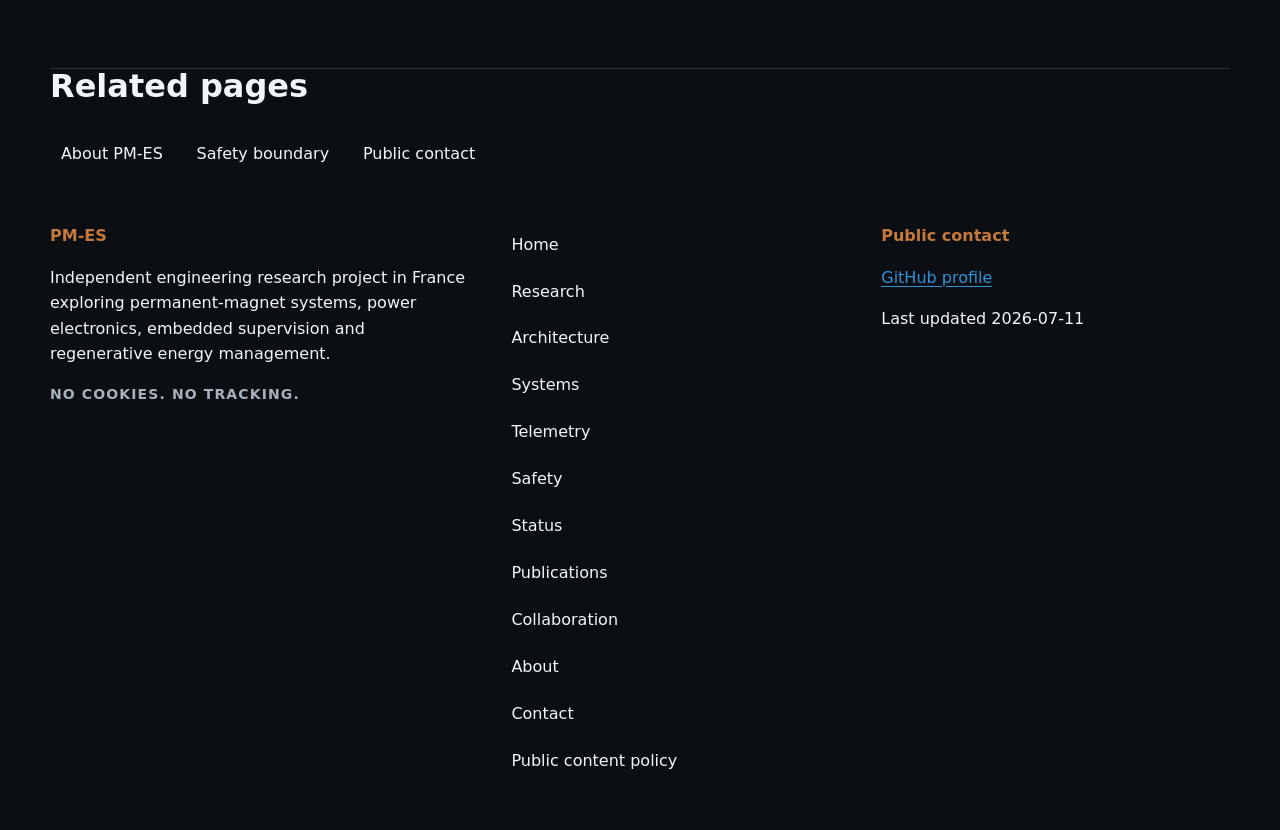
<file: policy/index.html>
<!doctype html>
<html lang="en">
  <head>
    <meta charset="utf-8">
    <meta name="viewport" content="width=device-width, initial-scale=1">
    <title>Public Content Policy | PM-ES</title>
    <meta name="description" content="PM-ES public content policy defining disclosure levels, publication boundaries, no personal data, evidence requirements and removal procedure.">
    <meta name="robots" content="index,follow">
    <link rel="canonical" href="https://juggerknot18.github.io/PM-ES/policy/">
    <meta property="og:type" content="website">
    <meta property="og:site_name" content="PM-ES">
    <meta property="og:title" content="Public Content Policy | PM-ES">
    <meta property="og:description" content="PM-ES public content policy defining disclosure levels, publication boundaries, no personal data, evidence requirements and removal procedure.">
    <meta property="og:url" content="https://juggerknot18.github.io/PM-ES/policy/">
    <meta property="og:image" content="https://juggerknot18.github.io/PM-ES/assets/img/pm-es-social-card.png">
    <meta property="og:image:secure_url" content="https://juggerknot18.github.io/PM-ES/assets/img/pm-es-social-card.png">
    <meta property="og:image:type" content="image/png">
    <meta property="og:image:width" content="1200">
    <meta property="og:image:height" content="630">
    <meta property="og:image:alt" content="PM-ES social preview card with a dark technical architecture motif.">
    <meta name="twitter:card" content="summary_large_image">
    <meta name="twitter:title" content="Public Content Policy | PM-ES">
    <meta name="twitter:description" content="PM-ES public content policy defining disclosure levels, publication boundaries, no personal data, evidence requirements and removal procedure.">
    <meta name="twitter:image" content="https://juggerknot18.github.io/PM-ES/assets/img/pm-es-social-card.png">
    <meta name="twitter:image:alt" content="PM-ES social preview card with a dark technical architecture motif.">
    <meta name="theme-color" content="#0B0F14">
    <link rel="manifest" href="../site.webmanifest">
    <link rel="icon" href="../favicon.svg" type="image/svg+xml">
    <link rel="stylesheet" href="../assets/css/main.css">
    
    <script type="application/ld+json">
{
  "@context": "https://schema.org",
  "@graph": [
    {
      "@type": "WebPage",
      "name": "Public Content Policy",
      "description": "PM-ES public content policy defining disclosure levels, publication boundaries, no personal data, evidence requirements and removal procedure.",
      "url": "https://juggerknot18.github.io/PM-ES/policy/",
      "isPartOf": {
        "@type": "WebSite",
        "name": "PM-ES",
        "url": "https://juggerknot18.github.io/PM-ES/"
      }
    },
    {
      "@type": "BreadcrumbList",
      "itemListElement": [
        {
          "@type": "ListItem",
          "position": 1,
          "name": "Home",
          "item": "https://juggerknot18.github.io/PM-ES/"
        },
        {
          "@type": "ListItem",
          "position": 2,
          "name": "Public Content Policy",
          "item": "https://juggerknot18.github.io/PM-ES/policy/"
        }
      ]
    }
  ]
}
</script>
  </head>
  <body>
    <a class="skip-link" href="#main-content">Skip to main content</a>
    <header class="site-header">
      <div class="header-inner">
        <a class="brand" href="../" aria-label="PM-ES home">
          <span class="brand-mark" aria-hidden="true">PM</span>
          <span><strong>PM-ES</strong><small>Power Management - Electric System</small></span>
        </a>
        <button class="menu-button" type="button" aria-controls="primary-navigation" aria-expanded="false">
          <span class="menu-lines" aria-hidden="true"></span>
          <span class="visually-hidden">Toggle navigation</span>
        </button>
        <nav id="primary-navigation" class="primary-nav" aria-label="Primary navigation">
          <a href="../">Home</a>
<a href="../research/">Research</a>
<a href="../architecture/">Architecture</a>
<a href="../systems/">Systems</a>
<a href="../safety/">Safety</a>
<a href="../status/">Status</a>
<a href="../publications/">Publications</a>
<a href="../collaboration/">Collaboration</a>
<a href="../about/">About</a>
<a href="../contact/">Contact</a>
        </nav>
      </div>
    </header>
    <main id="main-content">
      <section class="page-hero">
      <p class="eyebrow">Policy</p>
      <h1>Public content policy</h1>
      <p class="lead">This page presents the public website governance source in styled HTML. The Markdown file remains the repository source for maintainers.</p>
    </section>
    <section class="content-band">
      <h2>Purpose</h2>
      <p>This repository hosts the public website for PM-ES. Its purpose is to explain the project, its high-level architecture, its development status and its collaboration interests without exposing private engineering material.</p>
      <h2>Public content versus internal documentation</h2>
      <p>Public content is written for discovery, review and collaboration. Internal engineering documentation may include implementation details, unpublished procedures, private measurements, credentials, local paths or personal data. Internal material is not mirrored here.</p>
      <h2>Disclosure levels</h2>
      <div class="table-wrap">
        <table>
          <caption>PM-ES public disclosure levels</caption>
          <thead><tr><th>Level</th><th>Meaning</th></tr></thead>
          <tbody>
            <tr><td>P0 public</td><td>Approved public facts such as mission, domains, high-level architecture and contact route.</td></tr>
            <tr><td>P1 public-with-caution</td><td>Technical summaries that avoid exact thresholds, pin maps, private protocols and unreleased evidence.</td></tr>
            <tr><td>P2 internal</td><td>Implementation details, procedures, logs, calibration data and detailed engineering notes.</td></tr>
            <tr><td>P3 restricted</td><td>Secrets, credentials, private addresses, personal data and sensitive repository information.</td></tr>
          </tbody>
        </table>
      </div>
      <div class="notice status"><strong>Initial release scope.</strong> The public website includes P0 and a minimal subset of P1.</div>
      <h2>Rules</h2>
      <ul class="check-list">
        <li>No personal data is published.</li>
        <li>No measured claim is made without public, reproducible evidence.</li>
        <li>No private-repository mirroring is allowed.</li>
        <li>Images, schematics, datasets and documents require review before publication.</li>
        <li>Publications must identify status, version, date, licence and persistent identifier when those exist.</li>
      </ul>
      <h2>Removal procedure</h2>
      <p>If information is accidentally published, stop deployment, remove the content, review repository history exposure, disable GitHub Pages if needed, and document the corrective action before restoring publication.</p>
    </section>
    <section class="related-links"><h2>Related pages</h2><a href="../about/">About PM-ES</a><a href="../safety/">Safety boundary</a><a href="../contact/">Public contact</a></section>
    </main>
    <footer class="site-footer">
      <div class="footer-grid">
        <div>
          <p class="footer-title">PM-ES</p>
          <p>Independent engineering research project in France exploring permanent-magnet systems, power electronics, embedded supervision and regenerative energy management.</p>
          <p class="fine-print">No cookies. No tracking.</p>
        </div>
        <nav aria-label="Footer navigation" class="footer-links">
          <a href="../">Home</a>
<a href="../research/">Research</a>
<a href="../architecture/">Architecture</a>
<a href="../systems/">Systems</a>
<a href="../safety/">Safety</a>
<a href="../status/">Status</a>
<a href="../publications/">Publications</a>
<a href="../collaboration/">Collaboration</a>
<a href="../about/">About</a>
<a href="../contact/">Contact</a>
          <a href="../policy/">Public content policy</a>
        </nav>
        <div>
          <p class="footer-title">Public contact</p>
          <p><a href="https://github.com/Juggerknot18" rel="noopener noreferrer">GitHub profile</a></p>
          <p>Last updated <time datetime="2026-07-11">2026-07-11</time></p>
        </div>
      </div>
    </footer>
    <script src="../assets/js/progressive.js" defer></script>
  </body>
</html>
</file>
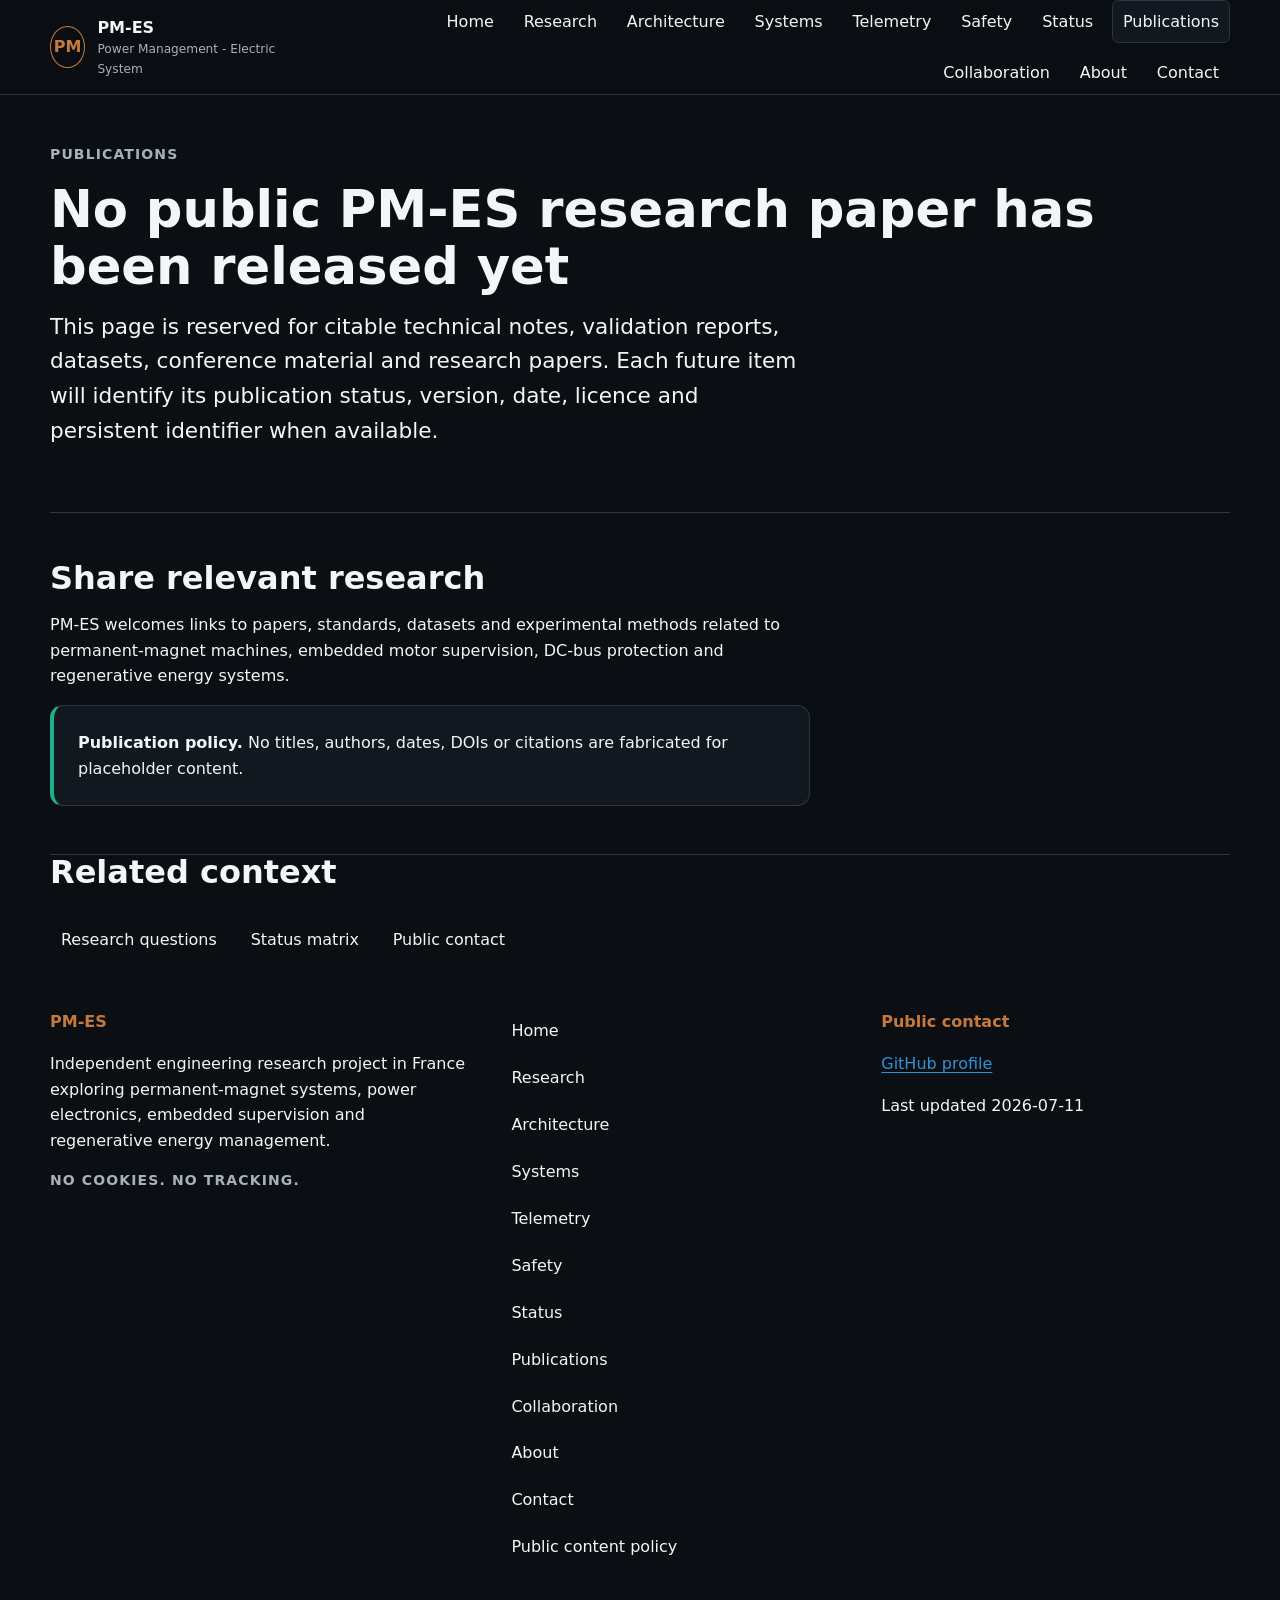
<file: publications/index.html>
<!doctype html>
<html lang="en">
  <head>
    <meta charset="utf-8">
    <meta name="viewport" content="width=device-width, initial-scale=1">
    <title>Publications | PM-ES</title>
    <meta name="description" content="Stable PM-ES publications page reserved for future technical notes, validation reports, datasets and papers, with no fabricated citations.">
    <meta name="robots" content="index,follow">
    <link rel="canonical" href="https://juggerknot18.github.io/PM-ES/publications/">
    <meta property="og:type" content="website">
    <meta property="og:site_name" content="PM-ES">
    <meta property="og:title" content="Publications | PM-ES">
    <meta property="og:description" content="Stable PM-ES publications page reserved for future technical notes, validation reports, datasets and papers, with no fabricated citations.">
    <meta property="og:url" content="https://juggerknot18.github.io/PM-ES/publications/">
    <meta property="og:image" content="https://juggerknot18.github.io/PM-ES/assets/img/pm-es-social-card.png">
    <meta property="og:image:secure_url" content="https://juggerknot18.github.io/PM-ES/assets/img/pm-es-social-card.png">
    <meta property="og:image:type" content="image/png">
    <meta property="og:image:width" content="1200">
    <meta property="og:image:height" content="630">
    <meta property="og:image:alt" content="PM-ES social preview card with a dark technical architecture motif.">
    <meta name="twitter:card" content="summary_large_image">
    <meta name="twitter:title" content="Publications | PM-ES">
    <meta name="twitter:description" content="Stable PM-ES publications page reserved for future technical notes, validation reports, datasets and papers, with no fabricated citations.">
    <meta name="twitter:image" content="https://juggerknot18.github.io/PM-ES/assets/img/pm-es-social-card.png">
    <meta name="twitter:image:alt" content="PM-ES social preview card with a dark technical architecture motif.">
    <meta name="theme-color" content="#0B0F14">
    <link rel="manifest" href="../site.webmanifest">
    <link rel="icon" href="../favicon.svg" type="image/svg+xml">
    <link rel="stylesheet" href="../assets/css/main.css">
    
    <script type="application/ld+json">
{
  "@context": "https://schema.org",
  "@graph": [
    {
      "@type": "WebPage",
      "name": "Publications",
      "description": "Stable PM-ES publications page reserved for future technical notes, validation reports, datasets and papers, with no fabricated citations.",
      "url": "https://juggerknot18.github.io/PM-ES/publications/",
      "isPartOf": {
        "@type": "WebSite",
        "name": "PM-ES",
        "url": "https://juggerknot18.github.io/PM-ES/"
      }
    },
    {
      "@type": "BreadcrumbList",
      "itemListElement": [
        {
          "@type": "ListItem",
          "position": 1,
          "name": "Home",
          "item": "https://juggerknot18.github.io/PM-ES/"
        },
        {
          "@type": "ListItem",
          "position": 2,
          "name": "Publications",
          "item": "https://juggerknot18.github.io/PM-ES/publications/"
        }
      ]
    }
  ]
}
</script>
  </head>
  <body>
    <a class="skip-link" href="#main-content">Skip to main content</a>
    <header class="site-header">
      <div class="header-inner">
        <a class="brand" href="../" aria-label="PM-ES home">
          <span class="brand-mark" aria-hidden="true">PM</span>
          <span><strong>PM-ES</strong><small>Power Management - Electric System</small></span>
        </a>
        <button class="menu-button" type="button" aria-controls="primary-navigation" aria-expanded="false">
          <span class="menu-lines" aria-hidden="true"></span>
          <span class="visually-hidden">Toggle navigation</span>
        </button>
        <nav id="primary-navigation" class="primary-nav" aria-label="Primary navigation">
          <a href="../">Home</a>
<a href="../research/">Research</a>
<a href="../architecture/">Architecture</a>
<a href="../systems/">Systems</a>
<a href="../safety/">Safety</a>
<a href="../status/">Status</a>
<a href="../publications/" aria-current="page">Publications</a>
<a href="../collaboration/">Collaboration</a>
<a href="../about/">About</a>
<a href="../contact/">Contact</a>
        </nav>
      </div>
    </header>
    <main id="main-content">
      <section class="page-hero">
      <p class="eyebrow">Publications</p>
      <h1>No public PM-ES research paper has been released yet</h1>
      <p class="lead">This page is reserved for citable technical notes, validation reports, datasets, conference material and research papers. Each future item will identify its publication status, version, date, licence and persistent identifier when available.</p>
    </section>
    <section class="content-band">
      <h2>Share relevant research</h2>
      <p>PM-ES welcomes links to papers, standards, datasets and experimental methods related to permanent-magnet machines, embedded motor supervision, DC-bus protection and regenerative energy systems.</p>
      <div class="notice status"><strong>Publication policy.</strong> No titles, authors, dates, DOIs or citations are fabricated for placeholder content.</div>
    </section>
    <section class="related-links"><h2>Related context</h2><a href="../research/">Research questions</a><a href="../status/">Status matrix</a><a href="../contact/">Public contact</a></section>
    </main>
    <footer class="site-footer">
      <div class="footer-grid">
        <div>
          <p class="footer-title">PM-ES</p>
          <p>Independent engineering research project in France exploring permanent-magnet systems, power electronics, embedded supervision and regenerative energy management.</p>
          <p class="fine-print">No cookies. No tracking.</p>
        </div>
        <nav aria-label="Footer navigation" class="footer-links">
          <a href="../">Home</a>
<a href="../research/">Research</a>
<a href="../architecture/">Architecture</a>
<a href="../systems/">Systems</a>
<a href="../safety/">Safety</a>
<a href="../status/">Status</a>
<a href="../publications/" aria-current="page">Publications</a>
<a href="../collaboration/">Collaboration</a>
<a href="../about/">About</a>
<a href="../contact/">Contact</a>
          <a href="../policy/">Public content policy</a>
        </nav>
        <div>
          <p class="footer-title">Public contact</p>
          <p><a href="https://github.com/Juggerknot18" rel="noopener noreferrer">GitHub profile</a></p>
          <p>Last updated <time datetime="2026-07-11">2026-07-11</time></p>
        </div>
      </div>
    </footer>
    <script src="../assets/js/progressive.js" defer></script>
  </body>
</html>
</file>
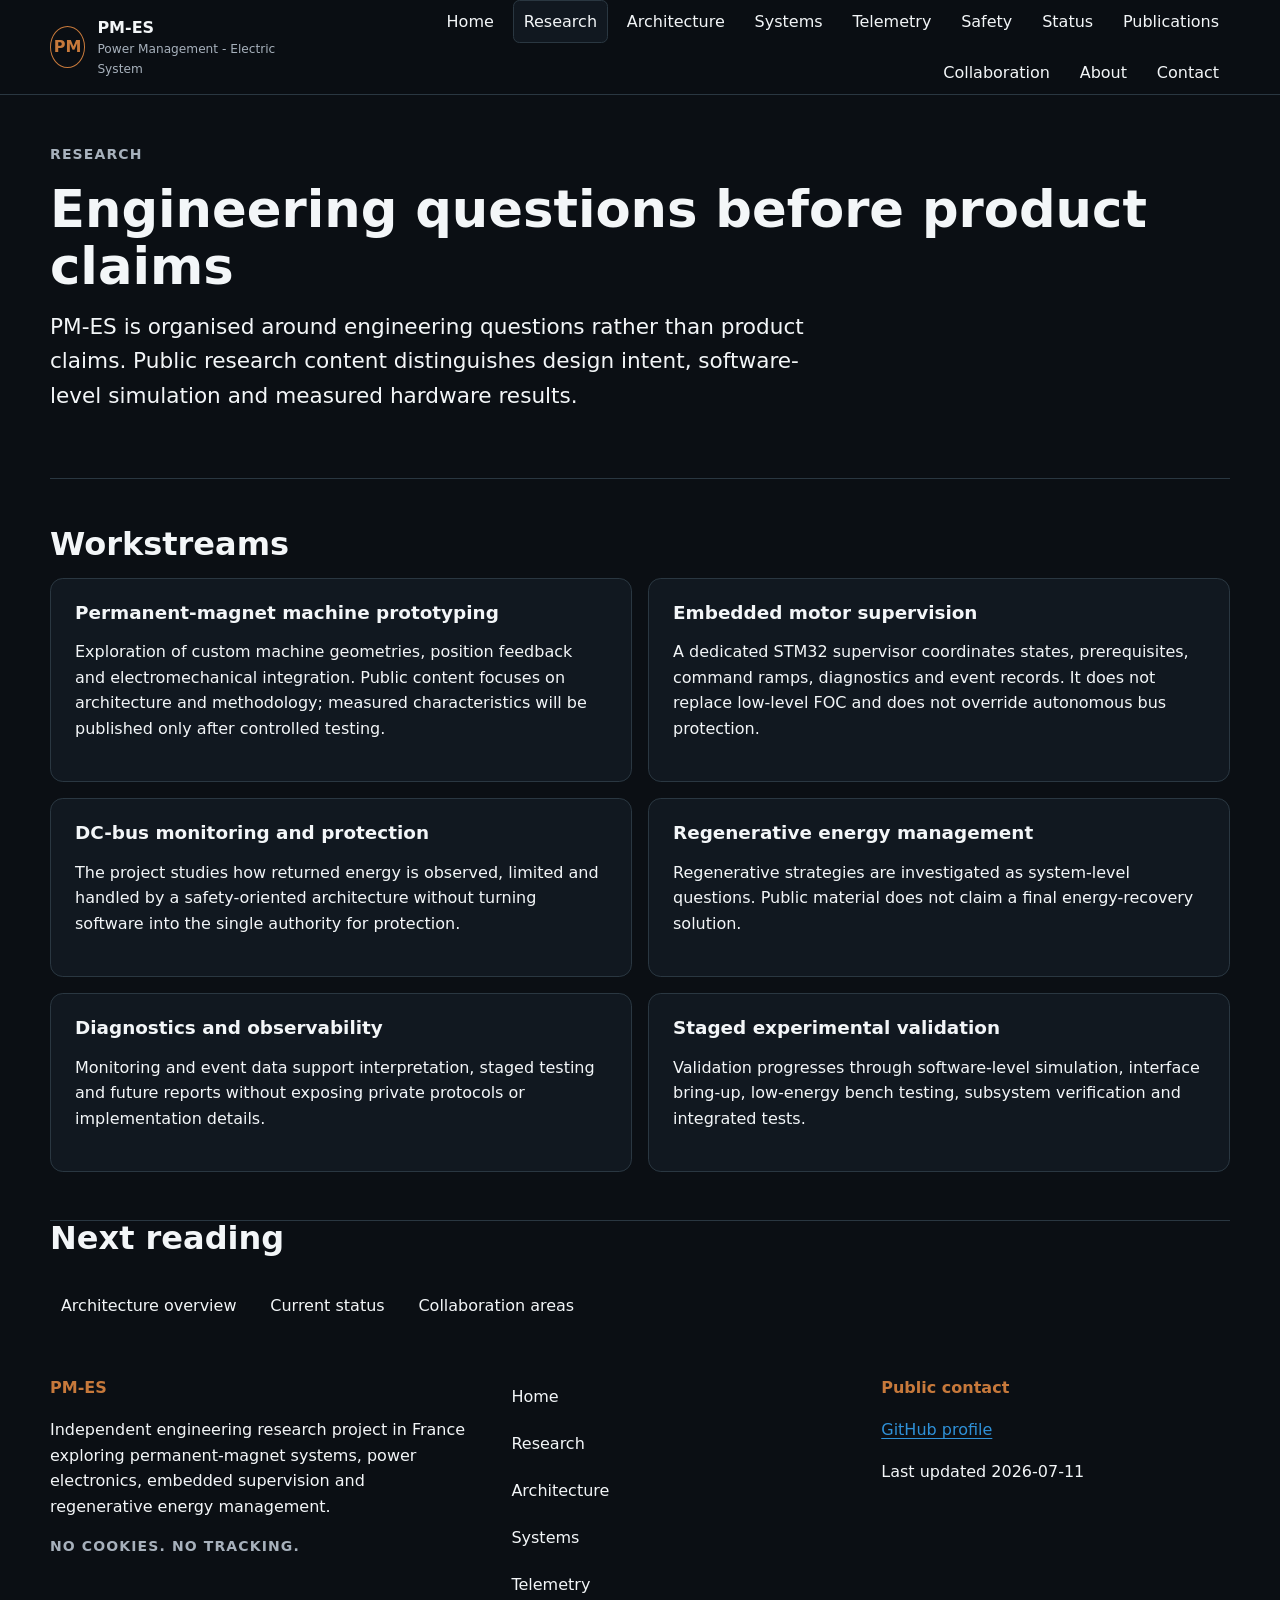
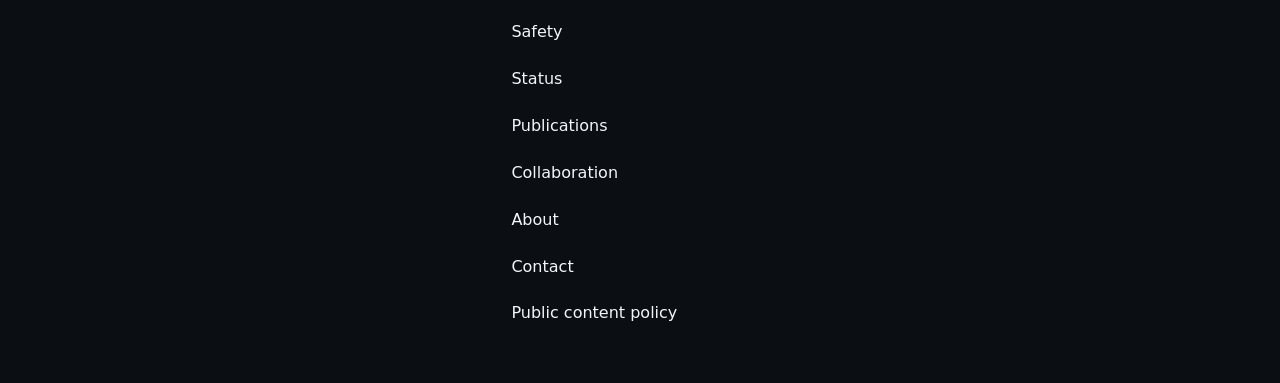
<file: research/index.html>
<!doctype html>
<html lang="en">
  <head>
    <meta charset="utf-8">
    <meta name="viewport" content="width=device-width, initial-scale=1">
    <title>Research Questions | PM-ES</title>
    <meta name="description" content="Engineering questions for PM-ES across permanent-magnet machines, embedded supervision, DC-bus protection and regenerative energy management.">
    <meta name="robots" content="index,follow">
    <link rel="canonical" href="https://juggerknot18.github.io/PM-ES/research/">
    <meta property="og:type" content="website">
    <meta property="og:site_name" content="PM-ES">
    <meta property="og:title" content="Research Questions | PM-ES">
    <meta property="og:description" content="Engineering questions for PM-ES across permanent-magnet machines, embedded supervision, DC-bus protection and regenerative energy management.">
    <meta property="og:url" content="https://juggerknot18.github.io/PM-ES/research/">
    <meta property="og:image" content="https://juggerknot18.github.io/PM-ES/assets/img/pm-es-social-card.png">
    <meta property="og:image:secure_url" content="https://juggerknot18.github.io/PM-ES/assets/img/pm-es-social-card.png">
    <meta property="og:image:type" content="image/png">
    <meta property="og:image:width" content="1200">
    <meta property="og:image:height" content="630">
    <meta property="og:image:alt" content="PM-ES social preview card with a dark technical architecture motif.">
    <meta name="twitter:card" content="summary_large_image">
    <meta name="twitter:title" content="Research Questions | PM-ES">
    <meta name="twitter:description" content="Engineering questions for PM-ES across permanent-magnet machines, embedded supervision, DC-bus protection and regenerative energy management.">
    <meta name="twitter:image" content="https://juggerknot18.github.io/PM-ES/assets/img/pm-es-social-card.png">
    <meta name="twitter:image:alt" content="PM-ES social preview card with a dark technical architecture motif.">
    <meta name="theme-color" content="#0B0F14">
    <link rel="manifest" href="../site.webmanifest">
    <link rel="icon" href="../favicon.svg" type="image/svg+xml">
    <link rel="stylesheet" href="../assets/css/main.css">
    
    <script type="application/ld+json">
{
  "@context": "https://schema.org",
  "@graph": [
    {
      "@type": "WebPage",
      "name": "Research Questions",
      "description": "Engineering questions for PM-ES across permanent-magnet machines, embedded supervision, DC-bus protection and regenerative energy management.",
      "url": "https://juggerknot18.github.io/PM-ES/research/",
      "isPartOf": {
        "@type": "WebSite",
        "name": "PM-ES",
        "url": "https://juggerknot18.github.io/PM-ES/"
      }
    },
    {
      "@type": "BreadcrumbList",
      "itemListElement": [
        {
          "@type": "ListItem",
          "position": 1,
          "name": "Home",
          "item": "https://juggerknot18.github.io/PM-ES/"
        },
        {
          "@type": "ListItem",
          "position": 2,
          "name": "Research Questions",
          "item": "https://juggerknot18.github.io/PM-ES/research/"
        }
      ]
    }
  ]
}
</script>
  </head>
  <body>
    <a class="skip-link" href="#main-content">Skip to main content</a>
    <header class="site-header">
      <div class="header-inner">
        <a class="brand" href="../" aria-label="PM-ES home">
          <span class="brand-mark" aria-hidden="true">PM</span>
          <span><strong>PM-ES</strong><small>Power Management - Electric System</small></span>
        </a>
        <button class="menu-button" type="button" aria-controls="primary-navigation" aria-expanded="false">
          <span class="menu-lines" aria-hidden="true"></span>
          <span class="visually-hidden">Toggle navigation</span>
        </button>
        <nav id="primary-navigation" class="primary-nav" aria-label="Primary navigation">
          <a href="../">Home</a>
<a href="../research/" aria-current="page">Research</a>
<a href="../architecture/">Architecture</a>
<a href="../systems/">Systems</a>
<a href="../safety/">Safety</a>
<a href="../status/">Status</a>
<a href="../publications/">Publications</a>
<a href="../collaboration/">Collaboration</a>
<a href="../about/">About</a>
<a href="../contact/">Contact</a>
        </nav>
      </div>
    </header>
    <main id="main-content">
      <section class="page-hero">
      <p class="eyebrow">Research</p>
      <h1>Engineering questions before product claims</h1>
      <p class="lead">PM-ES is organised around engineering questions rather than product claims. Public research content distinguishes design intent, software-level simulation and measured hardware results.</p>
    </section>
    <section class="content-band">
      <h2>Workstreams</h2>
      <div class="workstream-list">
        <article><h3>Permanent-magnet machine prototyping</h3><p>Exploration of custom machine geometries, position feedback and electromechanical integration. Public content focuses on architecture and methodology; measured characteristics will be published only after controlled testing.</p></article>
        <article><h3>Embedded motor supervision</h3><p>A dedicated STM32 supervisor coordinates states, prerequisites, command ramps, diagnostics and event records. It does not replace low-level FOC and does not override autonomous bus protection.</p></article>
        <article><h3>DC-bus monitoring and protection</h3><p>The project studies how returned energy is observed, limited and handled by a safety-oriented architecture without turning software into the single authority for protection.</p></article>
        <article><h3>Regenerative energy management</h3><p>Regenerative strategies are investigated as system-level questions. Public material does not claim a final energy-recovery solution.</p></article>
        <article><h3>Diagnostics and observability</h3><p>Monitoring and event data support interpretation, staged testing and future reports without exposing private protocols or implementation details.</p></article>
        <article><h3>Staged experimental validation</h3><p>Validation progresses through software-level simulation, interface bring-up, low-energy bench testing, subsystem verification and integrated tests.</p></article>
      </div>
    </section>
    <section class="related-links"><h2>Next reading</h2><a href="../architecture/">Architecture overview</a><a href="../status/">Current status</a><a href="../collaboration/">Collaboration areas</a></section>
    </main>
    <footer class="site-footer">
      <div class="footer-grid">
        <div>
          <p class="footer-title">PM-ES</p>
          <p>Independent engineering research project in France exploring permanent-magnet systems, power electronics, embedded supervision and regenerative energy management.</p>
          <p class="fine-print">No cookies. No tracking.</p>
        </div>
        <nav aria-label="Footer navigation" class="footer-links">
          <a href="../">Home</a>
<a href="../research/" aria-current="page">Research</a>
<a href="../architecture/">Architecture</a>
<a href="../systems/">Systems</a>
<a href="../safety/">Safety</a>
<a href="../status/">Status</a>
<a href="../publications/">Publications</a>
<a href="../collaboration/">Collaboration</a>
<a href="../about/">About</a>
<a href="../contact/">Contact</a>
          <a href="../policy/">Public content policy</a>
        </nav>
        <div>
          <p class="footer-title">Public contact</p>
          <p><a href="https://github.com/Juggerknot18" rel="noopener noreferrer">GitHub profile</a></p>
          <p>Last updated <time datetime="2026-07-11">2026-07-11</time></p>
        </div>
      </div>
    </footer>
    <script src="../assets/js/progressive.js" defer></script>
  </body>
</html>
</file>
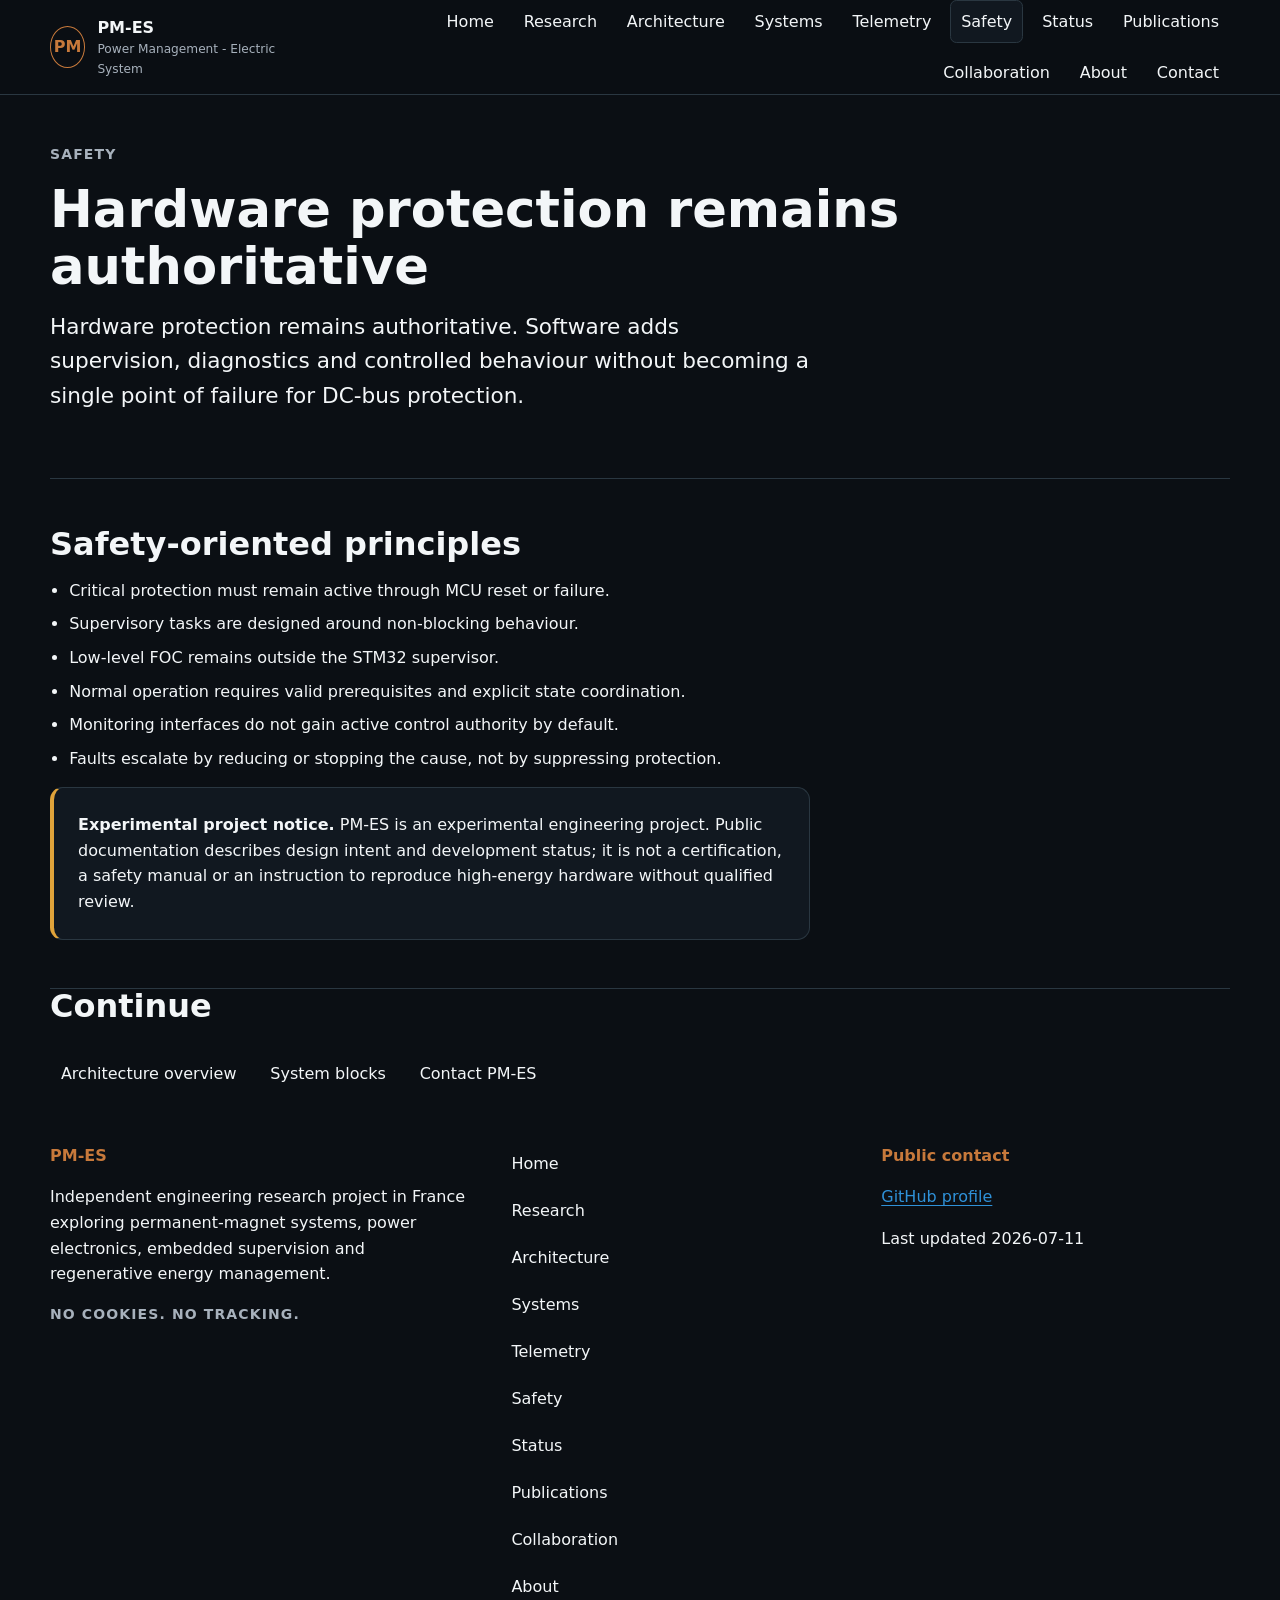
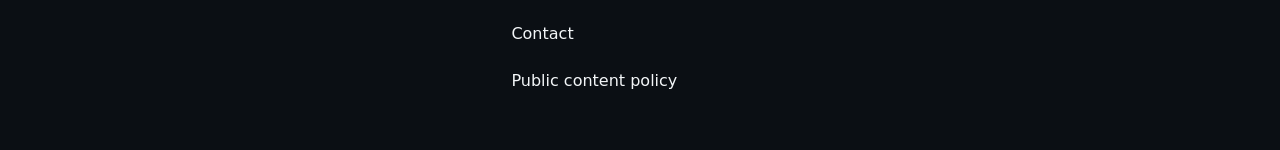
<file: safety/index.html>
<!doctype html>
<html lang="en">
  <head>
    <meta charset="utf-8">
    <meta name="viewport" content="width=device-width, initial-scale=1">
    <title>Safety-Oriented Architecture | PM-ES</title>
    <meta name="description" content="PM-ES safety-oriented architecture keeps DC-bus protection hardware-authoritative while software adds supervision, diagnostics and controlled behaviour.">
    <meta name="robots" content="index,follow">
    <link rel="canonical" href="https://juggerknot18.github.io/PM-ES/safety/">
    <meta property="og:type" content="website">
    <meta property="og:site_name" content="PM-ES">
    <meta property="og:title" content="Safety-Oriented Architecture | PM-ES">
    <meta property="og:description" content="PM-ES safety-oriented architecture keeps DC-bus protection hardware-authoritative while software adds supervision, diagnostics and controlled behaviour.">
    <meta property="og:url" content="https://juggerknot18.github.io/PM-ES/safety/">
    <meta property="og:image" content="https://juggerknot18.github.io/PM-ES/assets/img/pm-es-social-card.png">
    <meta property="og:image:secure_url" content="https://juggerknot18.github.io/PM-ES/assets/img/pm-es-social-card.png">
    <meta property="og:image:type" content="image/png">
    <meta property="og:image:width" content="1200">
    <meta property="og:image:height" content="630">
    <meta property="og:image:alt" content="PM-ES social preview card with a dark technical architecture motif.">
    <meta name="twitter:card" content="summary_large_image">
    <meta name="twitter:title" content="Safety-Oriented Architecture | PM-ES">
    <meta name="twitter:description" content="PM-ES safety-oriented architecture keeps DC-bus protection hardware-authoritative while software adds supervision, diagnostics and controlled behaviour.">
    <meta name="twitter:image" content="https://juggerknot18.github.io/PM-ES/assets/img/pm-es-social-card.png">
    <meta name="twitter:image:alt" content="PM-ES social preview card with a dark technical architecture motif.">
    <meta name="theme-color" content="#0B0F14">
    <link rel="manifest" href="../site.webmanifest">
    <link rel="icon" href="../favicon.svg" type="image/svg+xml">
    <link rel="stylesheet" href="../assets/css/main.css">
    
    <script type="application/ld+json">
{
  "@context": "https://schema.org",
  "@graph": [
    {
      "@type": "WebPage",
      "name": "Safety-Oriented Architecture",
      "description": "PM-ES safety-oriented architecture keeps DC-bus protection hardware-authoritative while software adds supervision, diagnostics and controlled behaviour.",
      "url": "https://juggerknot18.github.io/PM-ES/safety/",
      "isPartOf": {
        "@type": "WebSite",
        "name": "PM-ES",
        "url": "https://juggerknot18.github.io/PM-ES/"
      }
    },
    {
      "@type": "BreadcrumbList",
      "itemListElement": [
        {
          "@type": "ListItem",
          "position": 1,
          "name": "Home",
          "item": "https://juggerknot18.github.io/PM-ES/"
        },
        {
          "@type": "ListItem",
          "position": 2,
          "name": "Safety-Oriented Architecture",
          "item": "https://juggerknot18.github.io/PM-ES/safety/"
        }
      ]
    }
  ]
}
</script>
  </head>
  <body>
    <a class="skip-link" href="#main-content">Skip to main content</a>
    <header class="site-header">
      <div class="header-inner">
        <a class="brand" href="../" aria-label="PM-ES home">
          <span class="brand-mark" aria-hidden="true">PM</span>
          <span><strong>PM-ES</strong><small>Power Management - Electric System</small></span>
        </a>
        <button class="menu-button" type="button" aria-controls="primary-navigation" aria-expanded="false">
          <span class="menu-lines" aria-hidden="true"></span>
          <span class="visually-hidden">Toggle navigation</span>
        </button>
        <nav id="primary-navigation" class="primary-nav" aria-label="Primary navigation">
          <a href="../">Home</a>
<a href="../research/">Research</a>
<a href="../architecture/">Architecture</a>
<a href="../systems/">Systems</a>
<a href="../safety/" aria-current="page">Safety</a>
<a href="../status/">Status</a>
<a href="../publications/">Publications</a>
<a href="../collaboration/">Collaboration</a>
<a href="../about/">About</a>
<a href="../contact/">Contact</a>
        </nav>
      </div>
    </header>
    <main id="main-content">
      <section class="page-hero">
      <p class="eyebrow">Safety</p>
      <h1>Hardware protection remains authoritative</h1>
      <p class="lead">Hardware protection remains authoritative. Software adds supervision, diagnostics and controlled behaviour without becoming a single point of failure for DC-bus protection.</p>
    </section>
    <section class="content-band">
      <h2>Safety-oriented principles</h2>
      <ul class="check-list">
        <li>Critical protection must remain active through MCU reset or failure.</li>
        <li>Supervisory tasks are designed around non-blocking behaviour.</li>
        <li>Low-level FOC remains outside the STM32 supervisor.</li>
        <li>Normal operation requires valid prerequisites and explicit state coordination.</li>
        <li>Monitoring interfaces do not gain active control authority by default.</li>
        <li>Faults escalate by reducing or stopping the cause, not by suppressing protection.</li>
      </ul>
      <div class="notice caution"><strong>Experimental project notice.</strong> PM-ES is an experimental engineering project. Public documentation describes design intent and development status; it is not a certification, a safety manual or an instruction to reproduce high-energy hardware without qualified review.</div>
    </section>
    <section class="related-links"><h2>Continue</h2><a href="../architecture/">Architecture overview</a><a href="../systems/">System blocks</a><a href="../contact/">Contact PM-ES</a></section>
    </main>
    <footer class="site-footer">
      <div class="footer-grid">
        <div>
          <p class="footer-title">PM-ES</p>
          <p>Independent engineering research project in France exploring permanent-magnet systems, power electronics, embedded supervision and regenerative energy management.</p>
          <p class="fine-print">No cookies. No tracking.</p>
        </div>
        <nav aria-label="Footer navigation" class="footer-links">
          <a href="../">Home</a>
<a href="../research/">Research</a>
<a href="../architecture/">Architecture</a>
<a href="../systems/">Systems</a>
<a href="../safety/" aria-current="page">Safety</a>
<a href="../status/">Status</a>
<a href="../publications/">Publications</a>
<a href="../collaboration/">Collaboration</a>
<a href="../about/">About</a>
<a href="../contact/">Contact</a>
          <a href="../policy/">Public content policy</a>
        </nav>
        <div>
          <p class="footer-title">Public contact</p>
          <p><a href="https://github.com/Juggerknot18" rel="noopener noreferrer">GitHub profile</a></p>
          <p>Last updated <time datetime="2026-07-11">2026-07-11</time></p>
        </div>
      </div>
    </footer>
    <script src="../assets/js/progressive.js" defer></script>
  </body>
</html>
</file>
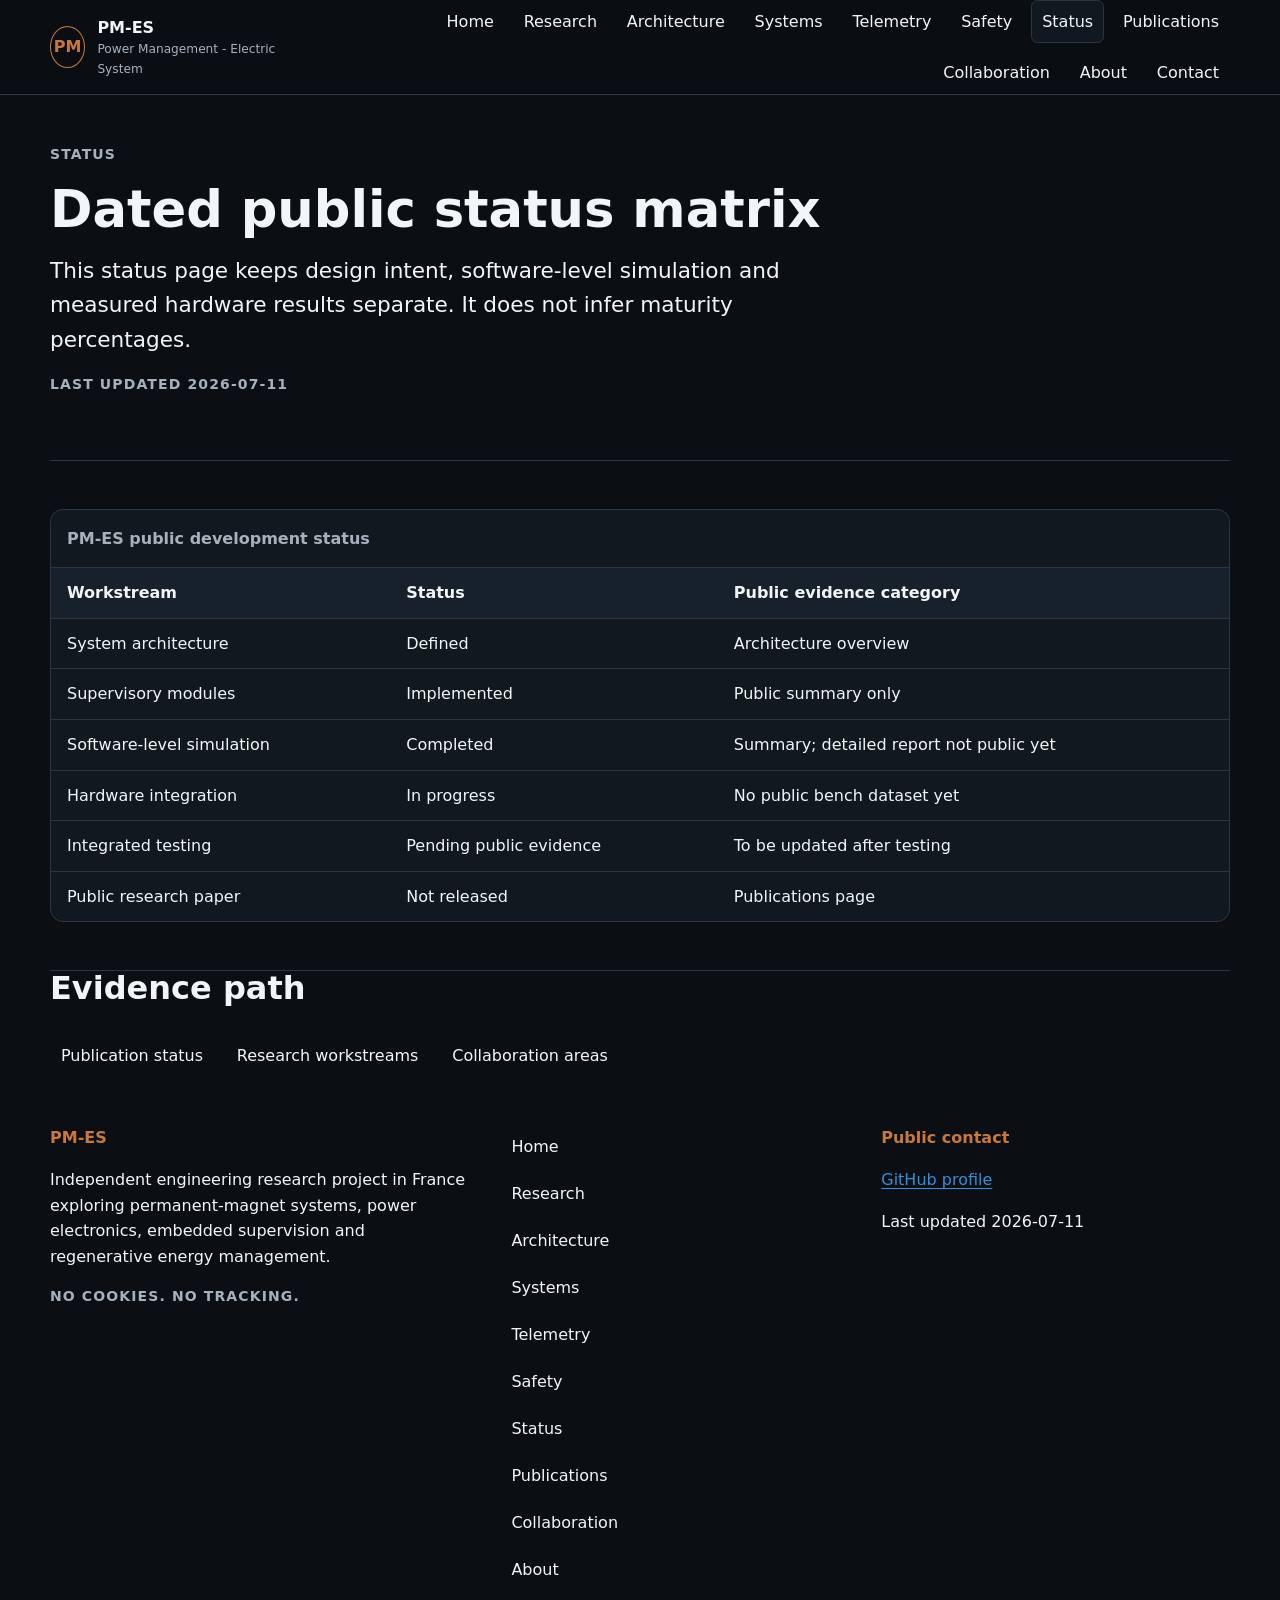
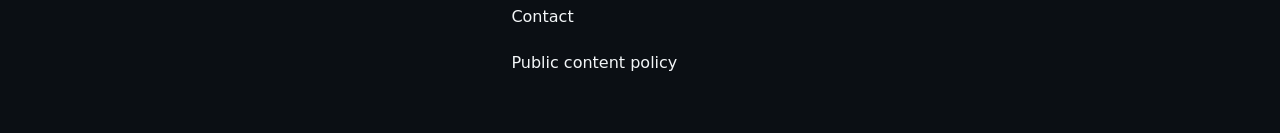
<file: status/index.html>
<!doctype html>
<html lang="en">
  <head>
    <meta charset="utf-8">
    <meta name="viewport" content="width=device-width, initial-scale=1">
    <title>Development Status | PM-ES</title>
    <meta name="description" content="Dated PM-ES public status matrix distinguishing architecture, software-level simulation, hardware integration, bench validation and publications.">
    <meta name="robots" content="index,follow">
    <link rel="canonical" href="https://juggerknot18.github.io/PM-ES/status/">
    <meta property="og:type" content="website">
    <meta property="og:site_name" content="PM-ES">
    <meta property="og:title" content="Development Status | PM-ES">
    <meta property="og:description" content="Dated PM-ES public status matrix distinguishing architecture, software-level simulation, hardware integration, bench validation and publications.">
    <meta property="og:url" content="https://juggerknot18.github.io/PM-ES/status/">
    <meta property="og:image" content="https://juggerknot18.github.io/PM-ES/assets/img/pm-es-social-card.png">
    <meta property="og:image:secure_url" content="https://juggerknot18.github.io/PM-ES/assets/img/pm-es-social-card.png">
    <meta property="og:image:type" content="image/png">
    <meta property="og:image:width" content="1200">
    <meta property="og:image:height" content="630">
    <meta property="og:image:alt" content="PM-ES social preview card with a dark technical architecture motif.">
    <meta name="twitter:card" content="summary_large_image">
    <meta name="twitter:title" content="Development Status | PM-ES">
    <meta name="twitter:description" content="Dated PM-ES public status matrix distinguishing architecture, software-level simulation, hardware integration, bench validation and publications.">
    <meta name="twitter:image" content="https://juggerknot18.github.io/PM-ES/assets/img/pm-es-social-card.png">
    <meta name="twitter:image:alt" content="PM-ES social preview card with a dark technical architecture motif.">
    <meta name="theme-color" content="#0B0F14">
    <link rel="manifest" href="../site.webmanifest">
    <link rel="icon" href="../favicon.svg" type="image/svg+xml">
    <link rel="stylesheet" href="../assets/css/main.css">
    
    <script type="application/ld+json">
{
  "@context": "https://schema.org",
  "@graph": [
    {
      "@type": "WebPage",
      "name": "Development Status",
      "description": "Dated PM-ES public status matrix distinguishing architecture, software-level simulation, hardware integration, bench validation and publications.",
      "url": "https://juggerknot18.github.io/PM-ES/status/",
      "isPartOf": {
        "@type": "WebSite",
        "name": "PM-ES",
        "url": "https://juggerknot18.github.io/PM-ES/"
      }
    },
    {
      "@type": "BreadcrumbList",
      "itemListElement": [
        {
          "@type": "ListItem",
          "position": 1,
          "name": "Home",
          "item": "https://juggerknot18.github.io/PM-ES/"
        },
        {
          "@type": "ListItem",
          "position": 2,
          "name": "Development Status",
          "item": "https://juggerknot18.github.io/PM-ES/status/"
        }
      ]
    }
  ]
}
</script>
  </head>
  <body>
    <a class="skip-link" href="#main-content">Skip to main content</a>
    <header class="site-header">
      <div class="header-inner">
        <a class="brand" href="../" aria-label="PM-ES home">
          <span class="brand-mark" aria-hidden="true">PM</span>
          <span><strong>PM-ES</strong><small>Power Management - Electric System</small></span>
        </a>
        <button class="menu-button" type="button" aria-controls="primary-navigation" aria-expanded="false">
          <span class="menu-lines" aria-hidden="true"></span>
          <span class="visually-hidden">Toggle navigation</span>
        </button>
        <nav id="primary-navigation" class="primary-nav" aria-label="Primary navigation">
          <a href="../">Home</a>
<a href="../research/">Research</a>
<a href="../architecture/">Architecture</a>
<a href="../systems/">Systems</a>
<a href="../safety/">Safety</a>
<a href="../status/" aria-current="page">Status</a>
<a href="../publications/">Publications</a>
<a href="../collaboration/">Collaboration</a>
<a href="../about/">About</a>
<a href="../contact/">Contact</a>
        </nav>
      </div>
    </header>
    <main id="main-content">
      <section class="page-hero">
      <p class="eyebrow">Status</p>
      <h1>Dated public status matrix</h1>
      <p class="lead">This status page keeps design intent, software-level simulation and measured hardware results separate. It does not infer maturity percentages.</p>
      <p class="meta">Last updated <time datetime="2026-07-11">2026-07-11</time></p>
    </section>
    <section class="content-band">
      <div class="table-wrap">
        <table>
          <caption>PM-ES public development status</caption>
          <thead><tr><th>Workstream</th><th>Status</th><th>Public evidence category</th></tr></thead>
          <tbody>
            <tr><td>System architecture</td><td>Defined</td><td>Architecture overview</td></tr>
            <tr><td>Supervisory modules</td><td>Implemented</td><td>Public summary only</td></tr>
            <tr><td>Software-level simulation</td><td>Completed</td><td>Summary; detailed report not public yet</td></tr>
            <tr><td>Hardware integration</td><td>In progress</td><td>No public bench dataset yet</td></tr>
            <tr><td>Integrated testing</td><td>Pending public evidence</td><td>To be updated after testing</td></tr>
            <tr><td>Public research paper</td><td>Not released</td><td>Publications page</td></tr>
          </tbody>
        </table>
      </div>
    </section>
    <section class="related-links"><h2>Evidence path</h2><a href="../publications/">Publication status</a><a href="../research/">Research workstreams</a><a href="../collaboration/">Collaboration areas</a></section>
    </main>
    <footer class="site-footer">
      <div class="footer-grid">
        <div>
          <p class="footer-title">PM-ES</p>
          <p>Independent engineering research project in France exploring permanent-magnet systems, power electronics, embedded supervision and regenerative energy management.</p>
          <p class="fine-print">No cookies. No tracking.</p>
        </div>
        <nav aria-label="Footer navigation" class="footer-links">
          <a href="../">Home</a>
<a href="../research/">Research</a>
<a href="../architecture/">Architecture</a>
<a href="../systems/">Systems</a>
<a href="../safety/">Safety</a>
<a href="../status/" aria-current="page">Status</a>
<a href="../publications/">Publications</a>
<a href="../collaboration/">Collaboration</a>
<a href="../about/">About</a>
<a href="../contact/">Contact</a>
          <a href="../policy/">Public content policy</a>
        </nav>
        <div>
          <p class="footer-title">Public contact</p>
          <p><a href="https://github.com/Juggerknot18" rel="noopener noreferrer">GitHub profile</a></p>
          <p>Last updated <time datetime="2026-07-11">2026-07-11</time></p>
        </div>
      </div>
    </footer>
    <script src="../assets/js/progressive.js" defer></script>
  </body>
</html>
</file>
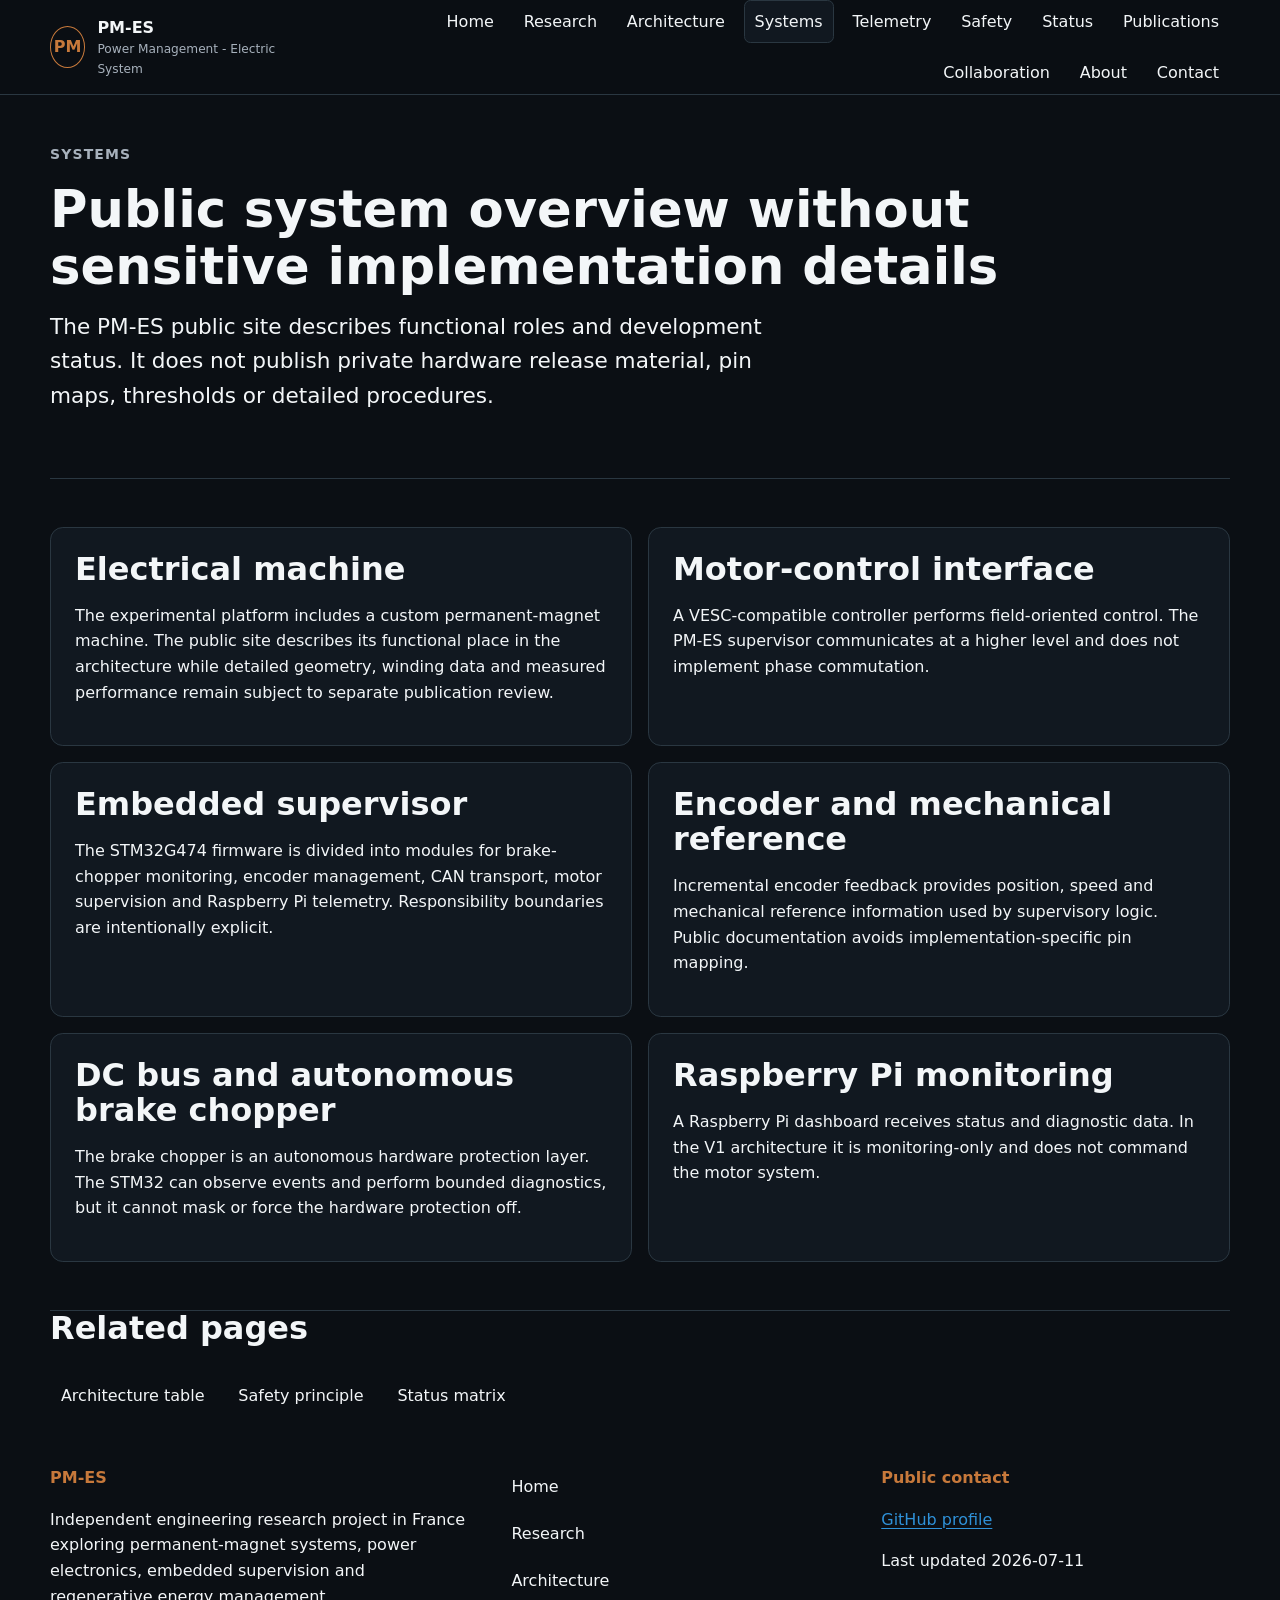
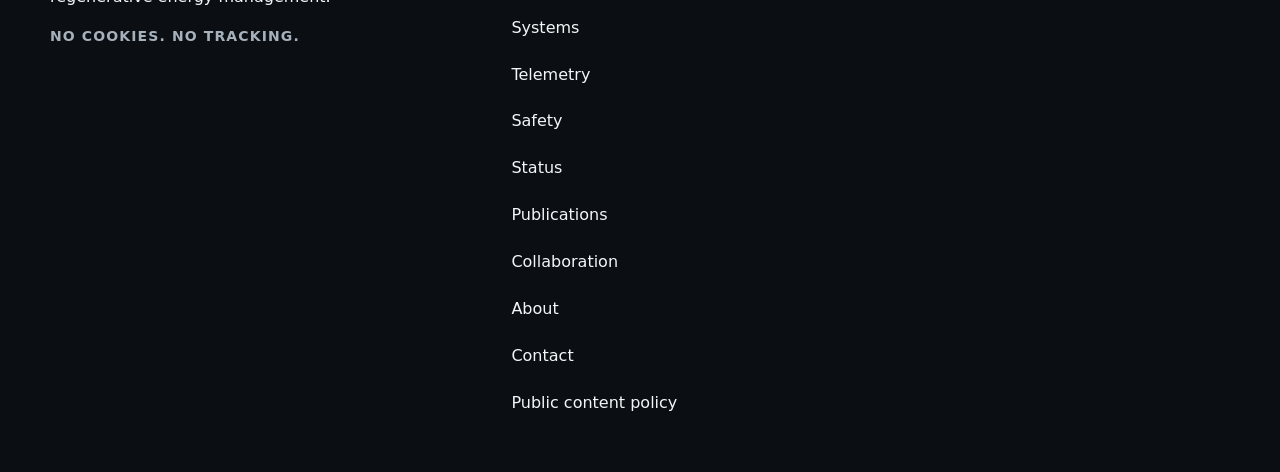
<file: systems/index.html>
<!doctype html>
<html lang="en">
  <head>
    <meta charset="utf-8">
    <meta name="viewport" content="width=device-width, initial-scale=1">
    <title>System Blocks | PM-ES</title>
    <meta name="description" content="Concise PM-ES system block summaries for the electrical machine, motor-control interface, STM32 supervisor, encoder, brake chopper and monitoring layer.">
    <meta name="robots" content="index,follow">
    <link rel="canonical" href="https://juggerknot18.github.io/PM-ES/systems/">
    <meta property="og:type" content="website">
    <meta property="og:site_name" content="PM-ES">
    <meta property="og:title" content="System Blocks | PM-ES">
    <meta property="og:description" content="Concise PM-ES system block summaries for the electrical machine, motor-control interface, STM32 supervisor, encoder, brake chopper and monitoring layer.">
    <meta property="og:url" content="https://juggerknot18.github.io/PM-ES/systems/">
    <meta property="og:image" content="https://juggerknot18.github.io/PM-ES/assets/img/pm-es-social-card.png">
    <meta property="og:image:secure_url" content="https://juggerknot18.github.io/PM-ES/assets/img/pm-es-social-card.png">
    <meta property="og:image:type" content="image/png">
    <meta property="og:image:width" content="1200">
    <meta property="og:image:height" content="630">
    <meta property="og:image:alt" content="PM-ES social preview card with a dark technical architecture motif.">
    <meta name="twitter:card" content="summary_large_image">
    <meta name="twitter:title" content="System Blocks | PM-ES">
    <meta name="twitter:description" content="Concise PM-ES system block summaries for the electrical machine, motor-control interface, STM32 supervisor, encoder, brake chopper and monitoring layer.">
    <meta name="twitter:image" content="https://juggerknot18.github.io/PM-ES/assets/img/pm-es-social-card.png">
    <meta name="twitter:image:alt" content="PM-ES social preview card with a dark technical architecture motif.">
    <meta name="theme-color" content="#0B0F14">
    <link rel="manifest" href="../site.webmanifest">
    <link rel="icon" href="../favicon.svg" type="image/svg+xml">
    <link rel="stylesheet" href="../assets/css/main.css">
    
    <script type="application/ld+json">
{
  "@context": "https://schema.org",
  "@graph": [
    {
      "@type": "WebPage",
      "name": "System Blocks",
      "description": "Concise PM-ES system block summaries for the electrical machine, motor-control interface, STM32 supervisor, encoder, brake chopper and monitoring layer.",
      "url": "https://juggerknot18.github.io/PM-ES/systems/",
      "isPartOf": {
        "@type": "WebSite",
        "name": "PM-ES",
        "url": "https://juggerknot18.github.io/PM-ES/"
      }
    },
    {
      "@type": "BreadcrumbList",
      "itemListElement": [
        {
          "@type": "ListItem",
          "position": 1,
          "name": "Home",
          "item": "https://juggerknot18.github.io/PM-ES/"
        },
        {
          "@type": "ListItem",
          "position": 2,
          "name": "System Blocks",
          "item": "https://juggerknot18.github.io/PM-ES/systems/"
        }
      ]
    }
  ]
}
</script>
  </head>
  <body>
    <a class="skip-link" href="#main-content">Skip to main content</a>
    <header class="site-header">
      <div class="header-inner">
        <a class="brand" href="../" aria-label="PM-ES home">
          <span class="brand-mark" aria-hidden="true">PM</span>
          <span><strong>PM-ES</strong><small>Power Management - Electric System</small></span>
        </a>
        <button class="menu-button" type="button" aria-controls="primary-navigation" aria-expanded="false">
          <span class="menu-lines" aria-hidden="true"></span>
          <span class="visually-hidden">Toggle navigation</span>
        </button>
        <nav id="primary-navigation" class="primary-nav" aria-label="Primary navigation">
          <a href="../">Home</a>
<a href="../research/">Research</a>
<a href="../architecture/">Architecture</a>
<a href="../systems/" aria-current="page">Systems</a>
<a href="../safety/">Safety</a>
<a href="../status/">Status</a>
<a href="../publications/">Publications</a>
<a href="../collaboration/">Collaboration</a>
<a href="../about/">About</a>
<a href="../contact/">Contact</a>
        </nav>
      </div>
    </header>
    <main id="main-content">
      <section class="page-hero">
      <p class="eyebrow">Systems</p>
      <h1>Public system overview without sensitive implementation details</h1>
      <p class="lead">The PM-ES public site describes functional roles and development status. It does not publish private hardware release material, pin maps, thresholds or detailed procedures.</p>
    </section>
    <section class="content-band">
      <div class="workstream-list">
        <article><h2>Electrical machine</h2><p>The experimental platform includes a custom permanent-magnet machine. The public site describes its functional place in the architecture while detailed geometry, winding data and measured performance remain subject to separate publication review.</p></article>
        <article><h2>Motor-control interface</h2><p>A VESC-compatible controller performs field-oriented control. The PM-ES supervisor communicates at a higher level and does not implement phase commutation.</p></article>
        <article><h2>Embedded supervisor</h2><p>The STM32G474 firmware is divided into modules for brake-chopper monitoring, encoder management, CAN transport, motor supervision and Raspberry Pi telemetry. Responsibility boundaries are intentionally explicit.</p></article>
        <article><h2>Encoder and mechanical reference</h2><p>Incremental encoder feedback provides position, speed and mechanical reference information used by supervisory logic. Public documentation avoids implementation-specific pin mapping.</p></article>
        <article><h2>DC bus and autonomous brake chopper</h2><p>The brake chopper is an autonomous hardware protection layer. The STM32 can observe events and perform bounded diagnostics, but it cannot mask or force the hardware protection off.</p></article>
        <article><h2>Raspberry Pi monitoring</h2><p>A Raspberry Pi dashboard receives status and diagnostic data. In the V1 architecture it is monitoring-only and does not command the motor system.</p></article>
      </div>
    </section>
    <section class="related-links"><h2>Related pages</h2><a href="../architecture/">Architecture table</a><a href="../safety/">Safety principle</a><a href="../status/">Status matrix</a></section>
    </main>
    <footer class="site-footer">
      <div class="footer-grid">
        <div>
          <p class="footer-title">PM-ES</p>
          <p>Independent engineering research project in France exploring permanent-magnet systems, power electronics, embedded supervision and regenerative energy management.</p>
          <p class="fine-print">No cookies. No tracking.</p>
        </div>
        <nav aria-label="Footer navigation" class="footer-links">
          <a href="../">Home</a>
<a href="../research/">Research</a>
<a href="../architecture/">Architecture</a>
<a href="../systems/" aria-current="page">Systems</a>
<a href="../safety/">Safety</a>
<a href="../status/">Status</a>
<a href="../publications/">Publications</a>
<a href="../collaboration/">Collaboration</a>
<a href="../about/">About</a>
<a href="../contact/">Contact</a>
          <a href="../policy/">Public content policy</a>
        </nav>
        <div>
          <p class="footer-title">Public contact</p>
          <p><a href="https://github.com/Juggerknot18" rel="noopener noreferrer">GitHub profile</a></p>
          <p>Last updated <time datetime="2026-07-11">2026-07-11</time></p>
        </div>
      </div>
    </footer>
    <script src="../assets/js/progressive.js" defer></script>
  </body>
</html>
</file>
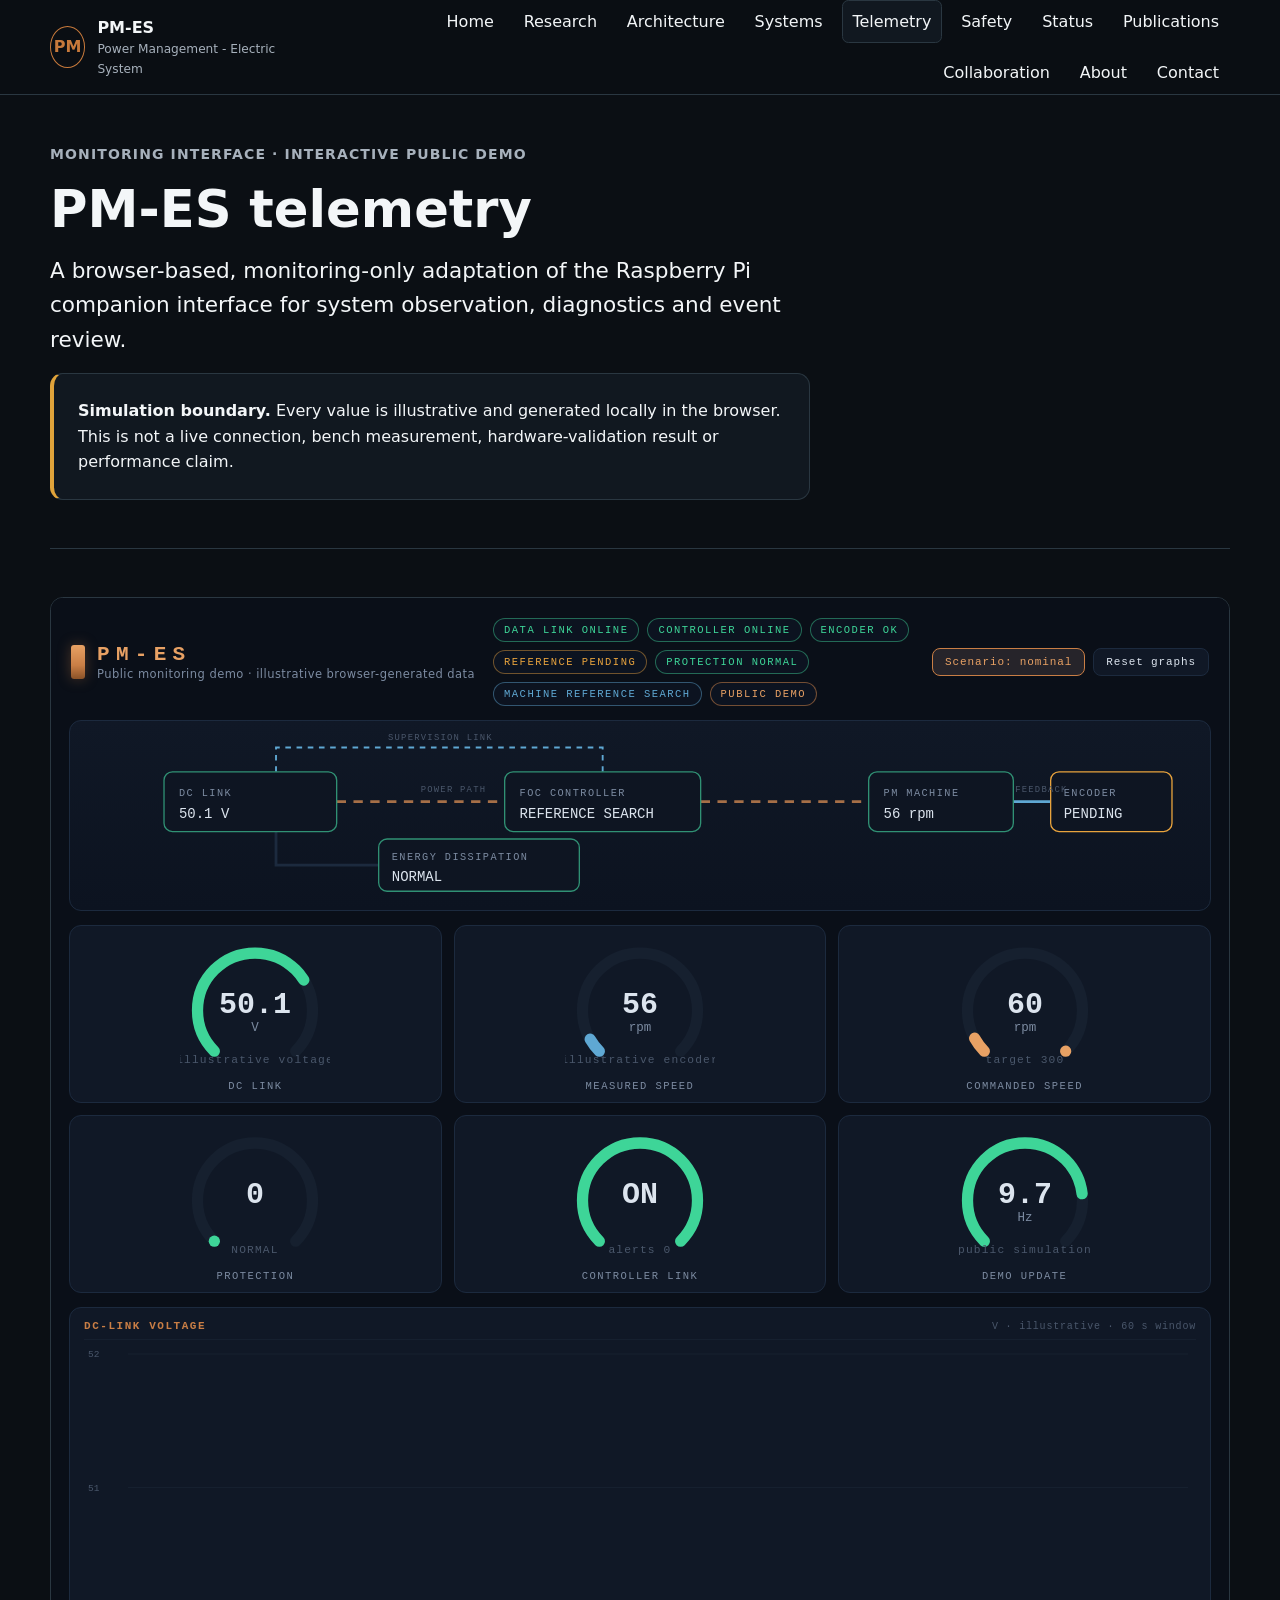
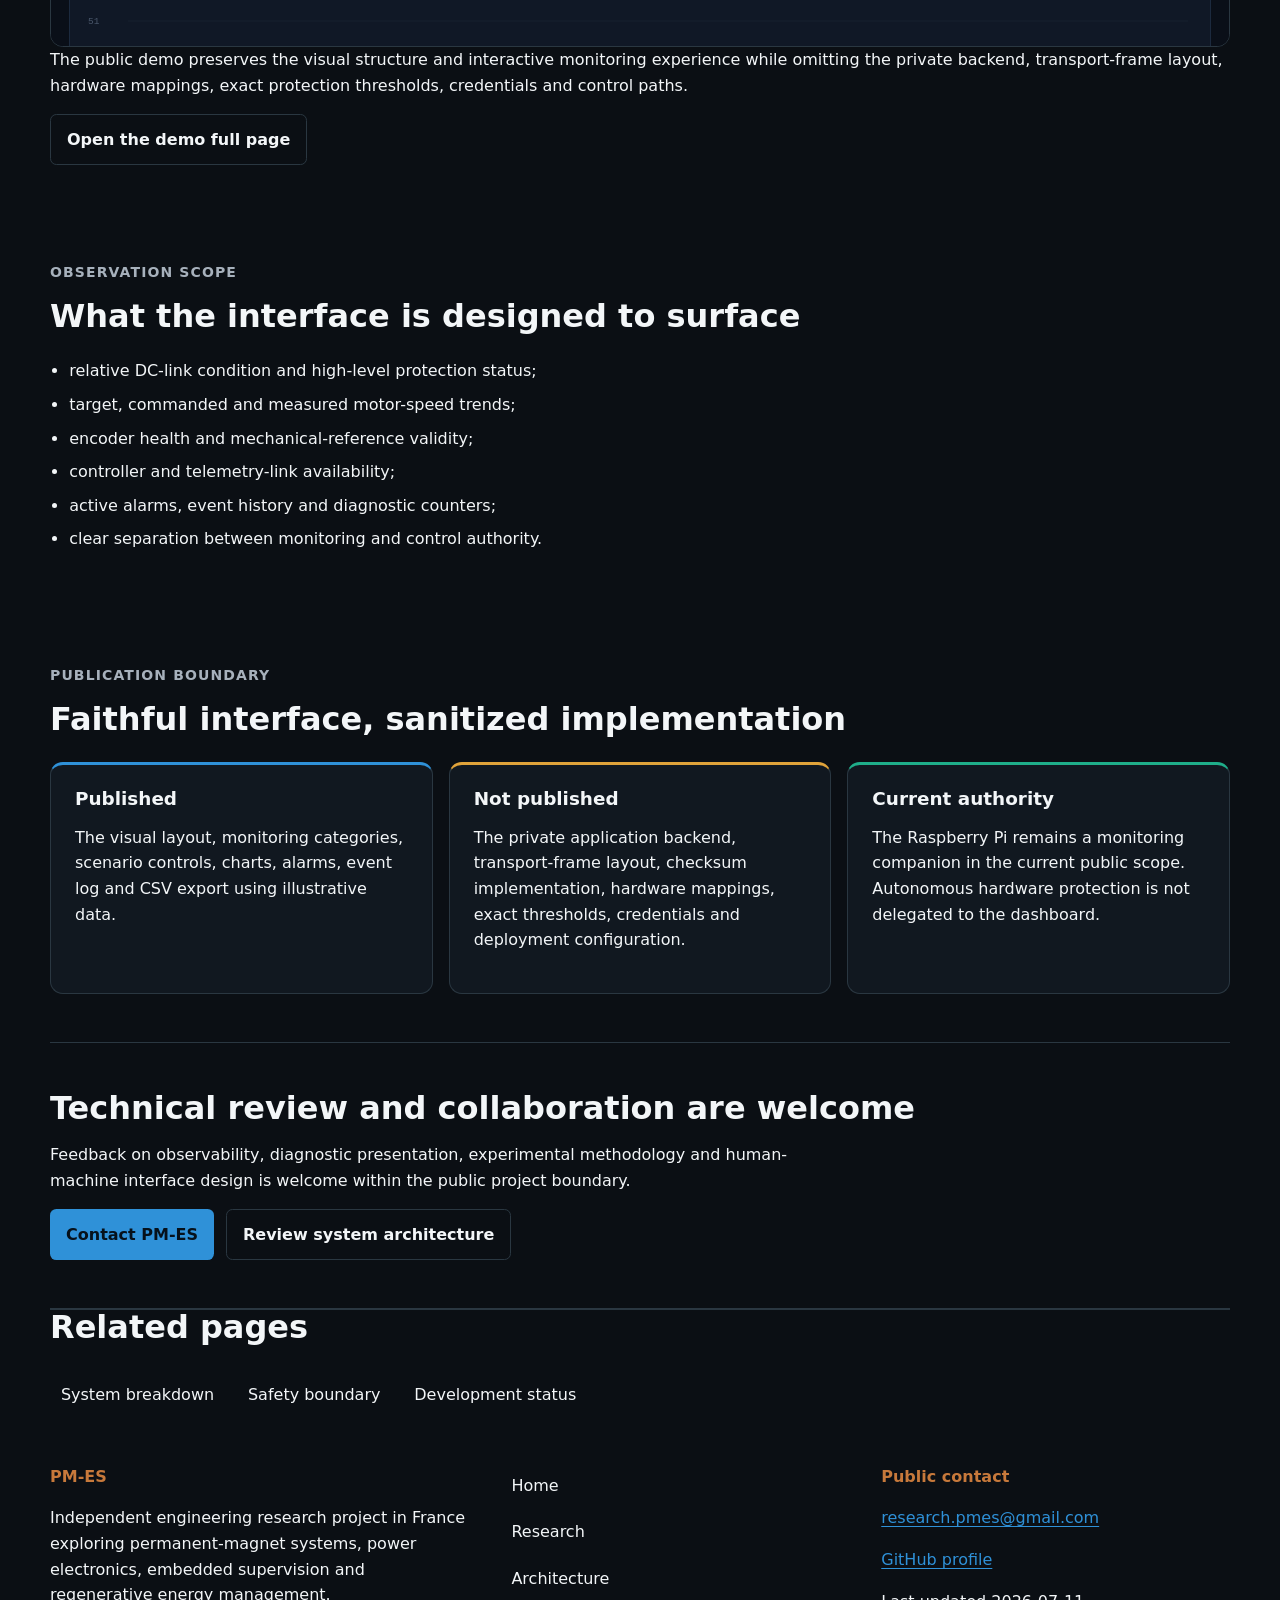
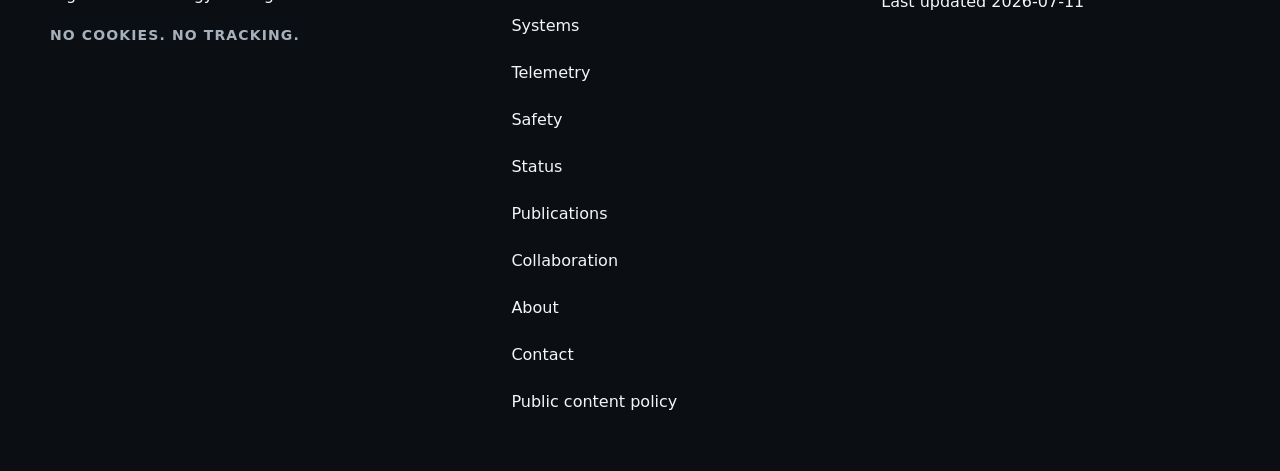
<file: telemetry/index.html>
<!doctype html>
<html lang="en">
  <head>
    <meta charset="utf-8">
    <meta name="viewport" content="width=device-width, initial-scale=1">
    <title>PM-ES Telemetry | Interactive Public Demo</title>
    <meta name="description" content="Interactive PM-ES monitoring preview showing high-level DC-link observation, motor-speed trends, encoder status, controller availability and alarms with illustrative browser-generated data only.">
    <meta name="robots" content="index,follow">
    <link rel="canonical" href="https://juggerknot18.github.io/PM-ES/telemetry/">
    <meta property="og:type" content="website">
    <meta property="og:site_name" content="PM-ES">
    <meta property="og:title" content="PM-ES Telemetry | Interactive Public Demo">
    <meta property="og:description" content="A monitoring-only interactive public demo using illustrative browser-generated data. No hardware connection, live control or private protocol implementation.">
    <meta property="og:url" content="https://juggerknot18.github.io/PM-ES/telemetry/">
    <meta property="og:image" content="https://juggerknot18.github.io/PM-ES/assets/img/pm-es-social-card.png">
    <meta property="og:image:secure_url" content="https://juggerknot18.github.io/PM-ES/assets/img/pm-es-social-card.png">
    <meta property="og:image:type" content="image/png">
    <meta property="og:image:width" content="1200">
    <meta property="og:image:height" content="630">
    <meta property="og:image:alt" content="PM-ES social preview card with a dark technical architecture motif.">
    <meta name="twitter:card" content="summary_large_image">
    <meta name="twitter:title" content="PM-ES Telemetry | Interactive Public Demo">
    <meta name="twitter:description" content="Monitoring-only interactive visualization using illustrative browser-generated data. No hardware connection or live control.">
    <meta name="twitter:image" content="https://juggerknot18.github.io/PM-ES/assets/img/pm-es-social-card.png">
    <meta name="twitter:image:alt" content="PM-ES social preview card with a dark technical architecture motif.">
    <meta name="theme-color" content="#0B0F14">
    <link rel="manifest" href="../site.webmanifest">
    <link rel="icon" href="../favicon.svg" type="image/svg+xml">
    <link rel="stylesheet" href="../assets/css/main.css">
    <style>
      .demo-shell { margin: 0; }
      .demo-frame {
        display: block;
        width: 100%;
        min-height: 1050px;
        border: 1px solid var(--color-border);
        border-radius: var(--radius-md);
        background: #080c13;
      }
      .demo-actions { margin-top: var(--space-4); }
      .boundary-grid { display: grid; grid-template-columns: repeat(3, minmax(0, 1fr)); gap: var(--space-4); }
      .boundary-grid article { border: 1px solid var(--color-border); background: var(--color-surface); border-radius: var(--radius-md); padding: var(--space-6); }
      .boundary-grid article:nth-child(1) { border-top: 3px solid var(--color-blue); }
      .boundary-grid article:nth-child(2) { border-top: 3px solid var(--color-warning); }
      .boundary-grid article:nth-child(3) { border-top: 3px solid var(--color-emerald); }
      .telemetry-list { max-width: var(--reading-max); padding-left: 1.2rem; }
      .telemetry-list li { margin-bottom: var(--space-2); }
      @media (max-width: 860px) {
        .boundary-grid { grid-template-columns: 1fr; }
        .demo-frame { min-height: 1500px; }
      }
    </style>
    <script type="application/ld+json">
{
  "@context": "https://schema.org",
  "@graph": [
    {
      "@type": "WebPage",
      "name": "PM-ES Telemetry",
      "description": "Interactive monitoring-only public demo of the PM-ES telemetry interface using illustrative browser-generated data.",
      "url": "https://juggerknot18.github.io/PM-ES/telemetry/",
      "isPartOf": {
        "@type": "WebSite",
        "name": "PM-ES",
        "url": "https://juggerknot18.github.io/PM-ES/"
      },
      "about": [
        "embedded supervision",
        "telemetry",
        "DC-link observation",
        "motor monitoring",
        "encoder status",
        "fault diagnostics"
      ]
    },
    {
      "@type": "WebApplication",
      "name": "PM-ES Public Telemetry Demo",
      "applicationCategory": "EngineeringApplication",
      "operatingSystem": "Web browser",
      "url": "https://juggerknot18.github.io/PM-ES/telemetry/demo/",
      "description": "Browser-only illustrative telemetry demo with no live hardware connection, no control authority and no private protocol implementation."
    },
    {
      "@type": "BreadcrumbList",
      "itemListElement": [
        {
          "@type": "ListItem",
          "position": 1,
          "name": "Home",
          "item": "https://juggerknot18.github.io/PM-ES/"
        },
        {
          "@type": "ListItem",
          "position": 2,
          "name": "Telemetry",
          "item": "https://juggerknot18.github.io/PM-ES/telemetry/"
        }
      ]
    }
  ]
}
    </script>
  </head>
  <body>
    <a class="skip-link" href="#main-content">Skip to main content</a>
    <header class="site-header">
      <div class="header-inner">
        <a class="brand" href="../" aria-label="PM-ES home">
          <span class="brand-mark" aria-hidden="true">PM</span>
          <span><strong>PM-ES</strong><small>Power Management - Electric System</small></span>
        </a>
        <button class="menu-button" type="button" aria-controls="primary-navigation" aria-expanded="false">
          <span class="menu-lines" aria-hidden="true"></span>
          <span class="visually-hidden">Toggle navigation</span>
        </button>
        <nav id="primary-navigation" class="primary-nav" aria-label="Primary navigation">
          <a href="../">Home</a>
          <a href="../research/">Research</a>
          <a href="../architecture/">Architecture</a>
          <a href="../systems/">Systems</a>
          <a href="../telemetry/" aria-current="page">Telemetry</a>
          <a href="../safety/">Safety</a>
          <a href="../status/">Status</a>
          <a href="../publications/">Publications</a>
          <a href="../collaboration/">Collaboration</a>
          <a href="../about/">About</a>
          <a href="../contact/">Contact</a>
        </nav>
      </div>
    </header>
    <main id="main-content">
      <section class="page-hero">
        <p class="eyebrow">Monitoring interface · Interactive public demo</p>
        <h1>PM-ES telemetry</h1>
        <p class="lead">A browser-based, monitoring-only adaptation of the Raspberry Pi companion interface for system observation, diagnostics and event review.</p>
        <div class="notice caution"><strong>Simulation boundary.</strong> Every value is illustrative and generated locally in the browser. This is not a live connection, bench measurement, hardware-validation result or performance claim.</div>
      </section>

      <section class="content-band">
        <figure class="demo-shell">
          <iframe class="demo-frame" src="demo/" title="Interactive PM-ES public telemetry demo" loading="eager" allowfullscreen></iframe>
          <figcaption>The public demo preserves the visual structure and interactive monitoring experience while omitting the private backend, transport-frame layout, hardware mappings, exact protection thresholds, credentials and control paths.</figcaption>
        </figure>
        <div class="actions demo-actions">
          <a class="button secondary" href="demo/">Open the demo full page</a>
        </div>
      </section>

      <section class="content-band">
        <div class="section-heading">
          <p class="eyebrow">Observation scope</p>
          <h2>What the interface is designed to surface</h2>
        </div>
        <ul class="telemetry-list">
          <li>relative DC-link condition and high-level protection status;</li>
          <li>target, commanded and measured motor-speed trends;</li>
          <li>encoder health and mechanical-reference validity;</li>
          <li>controller and telemetry-link availability;</li>
          <li>active alarms, event history and diagnostic counters;</li>
          <li>clear separation between monitoring and control authority.</li>
        </ul>
      </section>

      <section class="content-band">
        <div class="section-heading">
          <p class="eyebrow">Publication boundary</p>
          <h2>Faithful interface, sanitized implementation</h2>
        </div>
        <div class="boundary-grid">
          <article>
            <h3>Published</h3>
            <p>The visual layout, monitoring categories, scenario controls, charts, alarms, event log and CSV export using illustrative data.</p>
          </article>
          <article>
            <h3>Not published</h3>
            <p>The private application backend, transport-frame layout, checksum implementation, hardware mappings, exact thresholds, credentials and deployment configuration.</p>
          </article>
          <article>
            <h3>Current authority</h3>
            <p>The Raspberry Pi remains a monitoring companion in the current public scope. Autonomous hardware protection is not delegated to the dashboard.</p>
          </article>
        </div>
      </section>

      <section class="cta-band">
        <h2>Technical review and collaboration are welcome</h2>
        <p>Feedback on observability, diagnostic presentation, experimental methodology and human-machine interface design is welcome within the public project boundary.</p>
        <div class="actions">
          <a class="button primary" href="../contact/">Contact PM-ES</a>
          <a class="button secondary" href="../architecture/">Review system architecture</a>
        </div>
      </section>

      <section class="related-links">
        <h2>Related pages</h2>
        <a href="../systems/">System breakdown</a>
        <a href="../safety/">Safety boundary</a>
        <a href="../status/">Development status</a>
      </section>
    </main>
    <footer class="site-footer">
      <div class="footer-grid">
        <div>
          <p class="footer-title">PM-ES</p>
          <p>Independent engineering research project in France exploring permanent-magnet systems, power electronics, embedded supervision and regenerative energy management.</p>
          <p class="fine-print">No cookies. No tracking.</p>
        </div>
        <nav aria-label="Footer navigation" class="footer-links">
          <a href="../">Home</a>
          <a href="../research/">Research</a>
          <a href="../architecture/">Architecture</a>
          <a href="../systems/">Systems</a>
          <a href="../telemetry/" aria-current="page">Telemetry</a>
          <a href="../safety/">Safety</a>
          <a href="../status/">Status</a>
          <a href="../publications/">Publications</a>
          <a href="../collaboration/">Collaboration</a>
          <a href="../about/">About</a>
          <a href="../contact/">Contact</a>
          <a href="../policy/">Public content policy</a>
        </nav>
        <div>
          <p class="footer-title">Public contact</p>
          <p><a href="mailto:research.pmes@gmail.com">research.pmes@gmail.com</a></p>
          <p><a href="https://github.com/Juggerknot18" rel="noopener noreferrer">GitHub profile</a></p>
          <p>Last updated <time datetime="2026-07-11">2026-07-11</time></p>
        </div>
      </div>
    </footer>
    <script src="../assets/js/progressive.js" defer></script>
  </body>
</html>
</file>
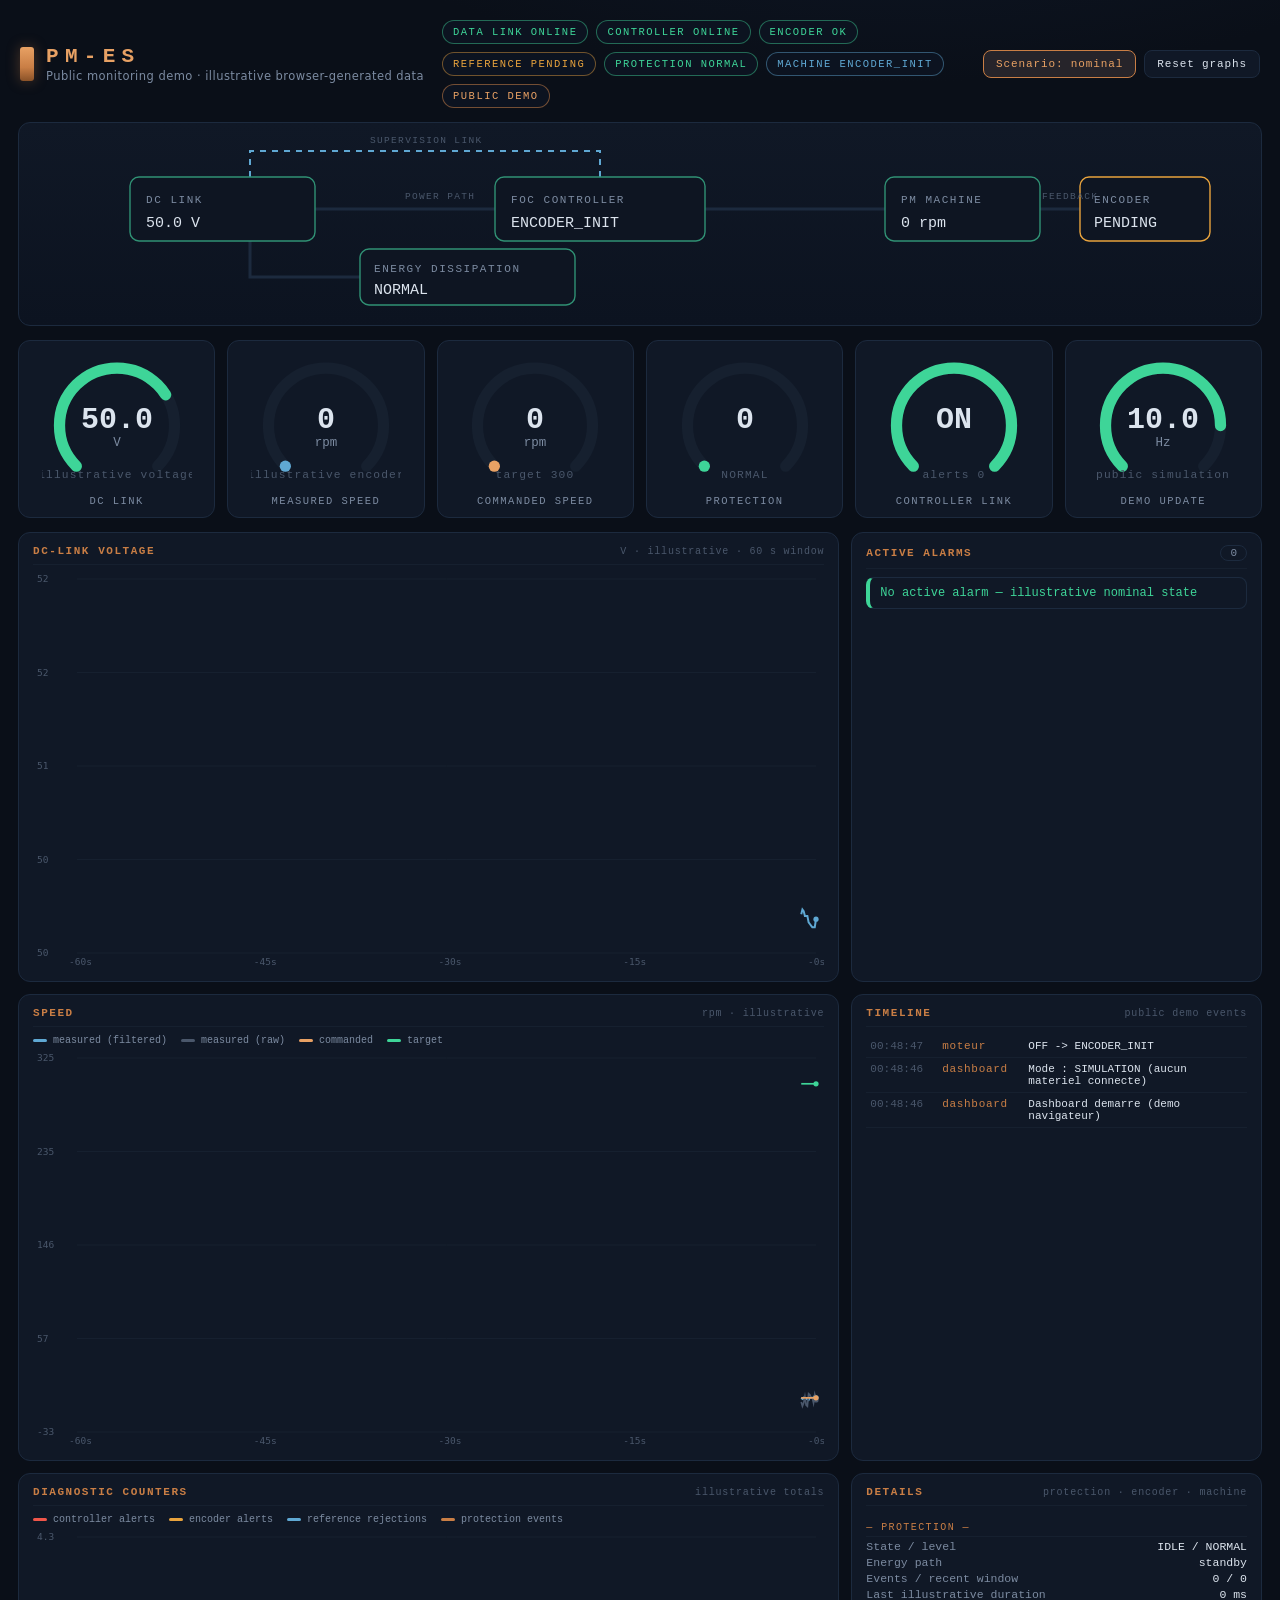
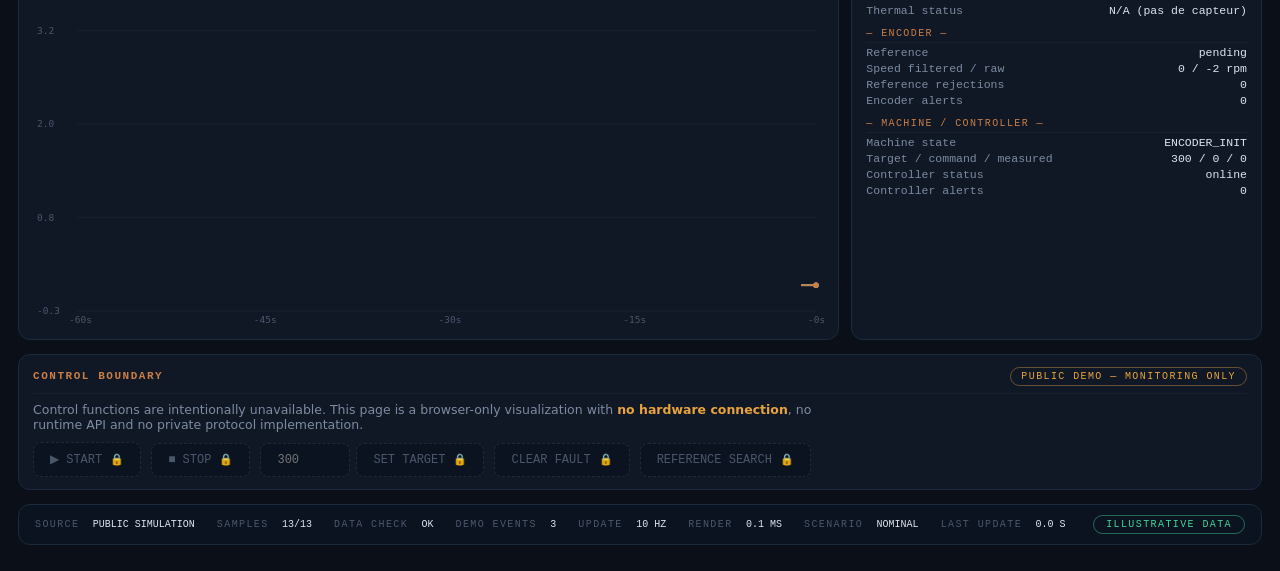
<file: telemetry/demo/index.html>
<!DOCTYPE html>
<html lang="en">
<head>
<meta charset="utf-8">
<meta name="viewport" content="width=device-width, initial-scale=1">
<meta name="robots" content="noindex,follow">
<title>PM-ES · Public telemetry demo</title>
<link rel="stylesheet" href="style.css">
</head>
<body>

<header class="topbar">
  <div class="brand">
    <span class="brand-mark"></span>
    <div>
      <h1>PM-ES</h1>
      <span class="brand-sub">Public monitoring demo · illustrative browser-generated data</span>
    </div>
  </div>

  <div class="badges" id="badges">
    <span class="badge" id="b-spi">DATA LINK —</span>
    <span class="badge" id="b-fesc">CONTROLLER —</span>
    <span class="badge" id="b-enc">ENCODER —</span>
    <span class="badge" id="b-index">REFERENCE —</span>
    <span class="badge" id="b-brake">PROTECTION —</span>
    <span class="badge" id="b-motor">MACHINE —</span>
    <span class="badge mode" id="b-mode">PUBLIC DEMO</span>
  </div>

  <div class="actions">
    <button id="btn-sim" title="Cycle through illustrative public scenarios">Scenario: nominal</button>
    <button id="btn-reset" title="Clear chart history">Reset graphs</button>
    <button id="btn-csv" type="button" hidden aria-hidden="true" tabindex="-1"></button>
    <button id="btn-log" type="button" hidden aria-hidden="true" tabindex="-1"></button>
    <button id="btn-kiosk" type="button" hidden aria-hidden="true" tabindex="-1"></button>
  </div>
</header>

<section class="synoptic-wrap" aria-label="High-level system synoptic">
<svg id="synoptic" viewBox="0 0 1200 190" preserveAspectRatio="xMidYMid meet">
  <path id="lk-bus-fsesc" class="link power" d="M 275 80 H 455"/>
  <path id="lk-fsesc-mot" class="link power" d="M 665 80 H 845"/>
  <path id="lk-bus-brake" class="link dump" d="M 210 112 V 148 H 320"/>
  <path id="lk-mot-enc" class="link signal" d="M 1000 80 H 1040"/>
  <path id="lk-can" class="link signal dashed" d="M 560 48 V 22 H 210 V 48"/>

  <g class="node" id="nd-bus" transform="translate(90,48)">
    <rect width="185" height="64" rx="9"/>
    <text class="nd-title" x="16" y="26">DC LINK</text>
    <text class="nd-value" x="16" y="50" id="sy-vbus">— V</text>
  </g>

  <g class="node" id="nd-fsesc" transform="translate(455,48)">
    <rect width="210" height="64" rx="9"/>
    <text class="nd-title" x="16" y="26">FOC CONTROLLER</text>
    <text class="nd-value" x="16" y="50" id="sy-fesc">—</text>
  </g>

  <g class="node" id="nd-motor" transform="translate(845,48)">
    <rect width="155" height="64" rx="9"/>
    <text class="nd-title" x="16" y="26">PM MACHINE</text>
    <text class="nd-value" x="16" y="50" id="sy-rpm">— rpm</text>
  </g>

  <g class="node small" id="nd-enc" transform="translate(1040,48)">
    <rect width="130" height="64" rx="9"/>
    <text class="nd-title" x="14" y="26">ENCODER</text>
    <text class="nd-value" x="14" y="50" id="sy-enc">—</text>
  </g>

  <g class="node small" id="nd-brake" transform="translate(320,120)">
    <rect width="215" height="56" rx="9"/>
    <text class="nd-title" x="14" y="23">ENERGY DISSIPATION</text>
    <text class="nd-value" x="14" y="45" id="sy-brake">—</text>
  </g>

  <text class="sy-label" x="365" y="70">power path</text>
  <text class="sy-label" x="330" y="14">supervision link</text>
  <text class="sy-label" x="1002" y="70">feedback</text>
</svg>
</section>

<section class="gauges" id="gauges">
  <div class="gauge-card" id="g-vbus"></div>
  <div class="gauge-card" id="g-rpm"></div>
  <div class="gauge-card" id="g-cmd"></div>
  <div class="gauge-card" id="g-brake"></div>
  <div class="gauge-card" id="g-can"></div>
  <div class="gauge-card" id="g-spi"></div>
</section>

<main class="grid">
  <section class="panel chart-panel">
    <header><h2>DC-link voltage</h2><span class="unit">V · illustrative · 60 s window</span></header>
    <canvas id="ch-vbus"></canvas>
  </section>

  <section class="panel side" id="alarm-panel">
    <header><h2>Active alarms</h2><span class="pill" id="alarm-count">0</span></header>
    <ul id="alarms" class="alarm-list"><li class="empty">No active alarm — illustrative nominal state</li></ul>
  </section>

  <section class="panel chart-panel">
    <header><h2>Speed</h2><span class="unit">rpm · illustrative</span></header>
    <div class="legend" id="lg-rpm"></div>
    <canvas id="ch-rpm"></canvas>
  </section>

  <section class="panel side">
    <header><h2>Timeline</h2><span class="unit">public demo events</span></header>
    <ul id="events" class="event-list"></ul>
  </section>

  <section class="panel chart-panel">
    <header><h2>Diagnostic counters</h2><span class="unit">illustrative totals</span></header>
    <div class="legend" id="lg-err"></div>
    <canvas id="ch-err"></canvas>
  </section>

  <section class="panel side detail" id="detail-panel">
    <header><h2>Details</h2><span class="unit" id="detail-title">protection · encoder · machine</span></header>
    <div class="detail-grid" id="detail"></div>
  </section>
</main>

<section class="panel commands">
  <header>
    <h2>Control boundary</h2>
    <span class="lock-tag">PUBLIC DEMO — MONITORING ONLY</span>
  </header>
  <p class="cmd-note">Control functions are intentionally unavailable. This page is a browser-only visualization with <strong>no hardware connection</strong>, no runtime API and no private protocol implementation.</p>
  <div class="cmd-row">
    <button disabled>▶ START</button>
    <button disabled>■ STOP</button>
    <div class="cmd-group">
      <input type="number" disabled placeholder="300">
      <button disabled>SET TARGET</button>
    </div>
    <button disabled>CLEAR FAULT</button>
    <button disabled>REFERENCE SEARCH</button>
  </div>
</section>

<footer class="spibar" id="spibar">
  <span>SOURCE <b id="s-mode">—</b></span>
  <span>SAMPLES <b id="s-frames">—</b></span>
  <span>DATA CHECK <b id="s-crc">—</b></span>
  <span>DEMO EVENTS <b id="s-io">—</b></span>
  <span>UPDATE <b id="s-hz">—</b></span>
  <span>RENDER <b id="s-lat">—</b></span>
  <span>SCENARIO <b id="s-seq">—</b></span>
  <span>LAST UPDATE <b id="s-age">—</b></span>
  <span class="crc-badge" id="s-crcok">ILLUSTRATIVE DATA</span>
</footer>

<script src="demo_backend.js?v=20260712-1"></script>
<script src="demo_bridge.js?v=20260712-1"></script>
<script src="app.js?v=20260712-1"></script>
</body>
</html>
</file>
<file: assets/css/main.css>
/* 01. Reset and defaults */
*, *::before, *::after { box-sizing: border-box; }
html { color-scheme: dark; scroll-behavior: smooth; }
body { margin: 0; background: var(--color-bg); color: var(--color-text); font-family: var(--font-sans); line-height: 1.6; }
img, svg { max-width: 100%; }
a { color: var(--color-blue); text-underline-offset: 0.18em; }
a:hover { color: var(--color-emerald); }
table { border-collapse: collapse; width: 100%; }
th, td { text-align: left; vertical-align: top; }
/* 02. Design tokens */
:root {
  --color-bg: #0B0F14;
  --color-surface: #111820;
  --color-elevated: #16212B;
  --color-border: #2A3741;
  --color-text: #F3F6F8;
  --color-muted: #A7B1BC;
  --color-blue: #2F91D8;
  --color-emerald: #1FAE8A;
  --color-copper: #C7793B;
  --color-warning: #E0A33A;
  --color-critical: #E15C5C;
  --font-sans: ui-sans-serif, system-ui, -apple-system, BlinkMacSystemFont, "Segoe UI", sans-serif;
  --font-mono: ui-monospace, "SFMono-Regular", Consolas, "Liberation Mono", monospace;
  --content-max: 1180px;
  --reading-max: 760px;
  --space-1: 0.25rem;
  --space-2: 0.5rem;
  --space-3: 0.75rem;
  --space-4: 1rem;
  --space-6: 1.5rem;
  --space-8: 2rem;
  --space-12: 3rem;
  --space-16: 4rem;
  --radius-sm: 0.4rem;
  --radius-md: 0.8rem;
}
/* 03. Typography */
h1, h2, h3 { line-height: 1.1; margin: 0 0 var(--space-4); letter-spacing: 0; }
h1 { font-size: clamp(2rem, 4vw, 3.5rem); font-weight: 700; }
.hero h1 { font-size: clamp(2.6rem, 7vw, 6rem); font-weight: 750; }
h2 { font-size: clamp(1.45rem, 2.5vw, 2.2rem); font-weight: 680; }
h3 { font-size: 1.15rem; font-weight: 650; }
p { margin: 0 0 var(--space-4); max-width: var(--reading-max); }
.lead { font-size: clamp(1.08rem, 1.8vw, 1.35rem); color: var(--color-text); }
.subtitle { font-size: clamp(1.25rem, 3vw, 2rem); color: var(--color-copper); font-weight: 650; }
.eyebrow, .meta, .fine-print { color: var(--color-muted); font-size: 0.875rem; font-weight: 650; letter-spacing: 0.08em; text-transform: uppercase; }
/* 04. Layout */
.site-header { position: sticky; top: 0; z-index: 20; background: rgba(11, 15, 20, 0.96); border-bottom: 1px solid var(--color-border); }
.header-inner, .footer-grid, main > section { width: min(calc(100% - 2rem), var(--content-max)); margin-inline: auto; }
.header-inner { min-height: 76px; display: flex; align-items: center; justify-content: space-between; gap: var(--space-4); }
.hero { min-height: 78vh; display: grid; grid-template-columns: minmax(0, 0.9fr) minmax(360px, 1.1fr); align-items: center; gap: var(--space-12); padding-block: var(--space-16) var(--space-12); }
.page-hero, .content-band, .cta-band { padding-block: var(--space-12); }
.page-hero { border-bottom: 1px solid var(--color-border); }
.section-heading { margin-bottom: var(--space-6); }
.card-grid, .workstream-list { display: grid; grid-template-columns: repeat(3, minmax(0, 1fr)); gap: var(--space-4); }
.workstream-list { grid-template-columns: repeat(2, minmax(0, 1fr)); }
.related-links { display: flex; flex-wrap: wrap; gap: var(--space-3); align-items: center; border-top: 1px solid var(--color-border); }
.related-links h2 { flex-basis: 100%; }
.footer-grid { display: grid; grid-template-columns: 1.2fr 1fr 1fr; gap: var(--space-8); padding-block: var(--space-12); }
/* 05. Navigation */
.brand { display: inline-flex; align-items: center; gap: var(--space-3); color: var(--color-text); text-decoration: none; min-width: 190px; }
.brand small { display: block; color: var(--color-muted); font-size: 0.76rem; }
.brand-mark { display: grid; place-items: center; width: 42px; height: 42px; border: 1px solid var(--color-copper); color: var(--color-copper); border-radius: 50%; font-weight: 800; }
.primary-nav { display: flex; flex-wrap: wrap; justify-content: flex-end; gap: var(--space-2); }
.primary-nav a, .footer-links a, .related-links a { color: var(--color-text); text-decoration: none; border: 1px solid transparent; border-radius: var(--radius-sm); padding: 0.48rem 0.62rem; }
.primary-nav a:hover, .primary-nav a[aria-current="page"], .footer-links a:hover, .related-links a:hover { border-color: var(--color-border); background: var(--color-surface); }
.menu-button { display: none; min-width: 44px; min-height: 44px; border: 1px solid var(--color-border); border-radius: var(--radius-sm); background: var(--color-surface); color: var(--color-text); }
.menu-lines, .menu-lines::before, .menu-lines::after { display: block; width: 20px; height: 2px; background: currentColor; margin-inline: auto; content: ""; }
.menu-lines::before { transform: translateY(-6px); }
.menu-lines::after { transform: translateY(4px); }
.footer-links { display: grid; gap: var(--space-1); }
/* 06. Components */
.button { display: inline-flex; align-items: center; justify-content: center; min-height: 44px; padding: 0.72rem 1rem; border-radius: var(--radius-sm); font-weight: 700; text-decoration: none; }
.button.primary { background: var(--color-blue); color: #06111b; }
.button.secondary { border: 1px solid var(--color-border); color: var(--color-text); }
.actions { display: flex; flex-wrap: wrap; gap: var(--space-3); }
.info-card, .workstream-list article, .notice { border: 1px solid var(--color-border); background: var(--color-surface); border-radius: var(--radius-md); padding: var(--space-6); }
.info-card svg { width: 30px; height: 30px; color: var(--color-copper); margin-bottom: var(--space-4); }
.notice { max-width: var(--reading-max); }
.notice.status { border-left: 4px solid var(--color-emerald); }
.notice.caution { border-left: 4px solid var(--color-warning); }
.notice.info { border-left: 4px solid var(--color-blue); }
.cta-band { border-block: 1px solid var(--color-border); }
.check-list { padding-left: 1.2rem; max-width: var(--reading-max); }
.check-list li { margin-bottom: var(--space-2); }
.two-column { columns: 2; column-gap: var(--space-8); }
.table-wrap { overflow-x: auto; border: 1px solid var(--color-border); border-radius: var(--radius-md); background: var(--color-surface); }
caption { text-align: left; padding: var(--space-4); color: var(--color-muted); font-weight: 650; }
th, td { padding: var(--space-3) var(--space-4); border-top: 1px solid var(--color-border); }
th { color: var(--color-text); background: var(--color-elevated); }
.contact-link { max-width: none; }
.footer-title { font-weight: 750; color: var(--color-copper); }
/* 07. Page-specific patterns */
.system-diagram { margin: 0; }
.system-diagram svg { width: 100%; height: auto; min-height: 320px; border: 1px solid var(--color-border); border-radius: var(--radius-md); background: linear-gradient(180deg, var(--color-surface), var(--color-bg)); }
.diagram-box { fill: #111820; stroke-width: 2; }
.machine { stroke: var(--color-copper); }
.control, .supervisor { stroke: var(--color-blue); }
.monitor, .sensor { stroke: var(--color-emerald); }
.safety { stroke: var(--color-warning); }
.diagram-line { fill: none; stroke: var(--color-blue); stroke-width: 3; }
.diagram-line.observed { stroke: var(--color-warning); stroke-dasharray: 8 8; }
.system-diagram text { fill: var(--color-text); font: 700 20px var(--font-sans); }
.system-diagram .diagram-note { fill: var(--color-muted); font: 500 14px var(--font-sans); }
.system-diagram figcaption { color: var(--color-muted); margin-top: var(--space-3); }
/* 08. Utilities */
.skip-link { position: absolute; left: 1rem; top: 1rem; transform: translateY(-150%); background: var(--color-blue); color: #06111b; padding: 0.7rem 1rem; border-radius: var(--radius-sm); z-index: 50; }
.skip-link:focus { transform: translateY(0); }
.visually-hidden { position: absolute; width: 1px; height: 1px; padding: 0; margin: -1px; overflow: hidden; clip: rect(0, 0, 0, 0); white-space: nowrap; border: 0; }
/* 09. Accessibility */
:focus-visible { outline: 3px solid var(--color-blue); outline-offset: 3px; }
@media (prefers-reduced-motion: reduce) {
  *, *::before, *::after { animation-duration: 0.01ms !important; animation-iteration-count: 1 !important; scroll-behavior: auto !important; transition-duration: 0.01ms !important; }
}
@media (max-width: 860px) {
  .header-inner { align-items: flex-start; padding-block: var(--space-3); }
  .menu-button { display: inline-grid; place-items: center; }
  .primary-nav { flex-basis: 100%; order: 3; justify-content: flex-start; }
  .js .primary-nav { display: none; }
  .js .primary-nav.is-open { display: flex; }
  .hero, .card-grid, .workstream-list, .footer-grid { grid-template-columns: 1fr; }
  .hero { min-height: auto; }
  .two-column { columns: 1; }
}
@media (max-width: 420px) {
  .header-inner, .footer-grid, main > section { width: min(calc(100% - 1rem), var(--content-max)); }
  .primary-nav a, .related-links a { width: 100%; }
  th, td { padding: var(--space-2); }
}
/* 10. Print */
@media print {
  body { background: #fff; color: #111; }
  .site-header, .site-footer, .menu-button, .skip-link, .actions { display: none; }
  a { color: #111; }
  .page-hero, .content-band, .cta-band { padding-block: 1rem; }
}
</file>
<file: telemetry/demo/style.css>
/* PM-ES public telemetry demo theme */
:root{
  --bg:#0A0F18;--panel:#101826;--panel-2:#0C1320;--line:#1C2A3E;--line-soft:#16202f;
  --copper:#C97E45;--copper-hi:#E8A164;--ok:#3ED598;--warn:#E8A33D;
  --fault:#F0564A;--info:#5FA8D3;--txt:#DCE4EE;--muted:#7C8BA1;--dim:#4A576B;
  --mono:ui-monospace,'Cascadia Mono','JetBrains Mono',Consolas,'Liberation Mono',monospace;
  --sans:'Segoe UI',system-ui,-apple-system,'Helvetica Neue',Arial,sans-serif;--r:12px;
}
*{box-sizing:border-box;margin:0;padding:0}html{color-scheme:dark}
body{background:radial-gradient(1100px 500px at 70% -10%,#101a2c 0%,transparent 60%),var(--bg);color:var(--txt);font-family:var(--sans);font-size:14px;padding:14px 18px 26px;min-height:100vh}
.eyebrow,.nd-title,.gauge-card .label,.panel header h2,.spibar span,.badge,.lock-tag,.sy-label{font-family:var(--mono);text-transform:uppercase;letter-spacing:.14em}
.topbar{display:flex;align-items:center;gap:18px;flex-wrap:wrap;padding:6px 2px 14px}.brand{display:flex;align-items:center;gap:12px}.brand-mark{width:14px;height:34px;border-radius:3px;background:linear-gradient(180deg,var(--copper-hi),var(--copper) 60%,#8a5228);box-shadow:0 0 14px rgba(201,126,69,.35)}
.brand h1{font-family:var(--mono);font-size:21px;letter-spacing:.30em;color:var(--copper-hi);font-weight:600;line-height:1}.brand-sub{color:var(--muted);font-size:11.5px;letter-spacing:.04em}
.badges{display:flex;gap:8px;flex-wrap:wrap;flex:1;min-width:280px}.badge{font-size:10.5px;padding:5px 10px;border-radius:999px;border:1px solid var(--line);color:var(--muted);background:var(--panel-2);transition:color .3s,border-color .3s,box-shadow .3s}.badge.ok{color:var(--ok);border-color:color-mix(in srgb,var(--ok) 45%,transparent)}.badge.warn{color:var(--warn);border-color:color-mix(in srgb,var(--warn) 45%,transparent)}.badge.fault{color:var(--fault);border-color:color-mix(in srgb,var(--fault) 55%,transparent);box-shadow:0 0 10px rgba(240,86,74,.25)}.badge.info{color:var(--info);border-color:color-mix(in srgb,var(--info) 45%,transparent)}.badge.mode{color:var(--copper-hi);border-color:color-mix(in srgb,var(--copper) 55%,transparent)}
.actions{display:flex;gap:8px;flex-wrap:wrap}.actions button{font-family:var(--mono);font-size:11px;letter-spacing:.08em;color:var(--txt);background:var(--panel);border:1px solid var(--line);border-radius:8px;padding:7px 12px;cursor:pointer;transition:border-color .2s,color .2s,transform .06s}.actions button:hover{border-color:var(--copper);color:var(--copper-hi)}.actions button:active{transform:translateY(1px)}.actions button.on{border-color:var(--copper);color:var(--copper-hi);background:color-mix(in srgb,var(--copper) 12%,var(--panel))}
.synoptic-wrap{border:1px solid var(--line);border-radius:var(--r);background:linear-gradient(180deg,var(--panel) 0%,var(--panel-2) 100%);padding:6px 10px;margin-bottom:14px;overflow:hidden}#synoptic{display:block;width:100%;height:auto;max-height:190px}#synoptic .node rect{fill:#0E1522;stroke:var(--line);stroke-width:1.4;transition:stroke .3s,filter .3s}#synoptic .node.ok rect{stroke:color-mix(in srgb,var(--ok) 60%,var(--line))}#synoptic .node.warn rect{stroke:var(--warn)}#synoptic .node.fault rect{stroke:var(--fault);filter:drop-shadow(0 0 6px rgba(240,86,74,.45))}#synoptic .nd-title{fill:var(--muted);font-size:11px}#synoptic .nd-value{fill:var(--txt);font-family:var(--mono);font-size:15px;font-variant-numeric:tabular-nums}#synoptic .sy-label{fill:var(--dim);font-size:9.5px}#synoptic .link{fill:none;stroke:var(--line);stroke-width:3;transition:stroke .3s}#synoptic .link.dashed{stroke-dasharray:6 6;stroke-width:2}#synoptic .link.flow{stroke:color-mix(in srgb,var(--copper) 75%,#fff 5%);stroke-dasharray:10 8;animation:flow 1s linear infinite}#synoptic .link.live{stroke:var(--info)}#synoptic .link.hot{stroke:var(--fault);stroke-dasharray:8 6;animation:flow .35s linear infinite;filter:drop-shadow(0 0 5px rgba(240,86,74,.6))}@keyframes flow{to{stroke-dashoffset:-18}}
.gauges{display:grid;gap:12px;margin-bottom:14px;grid-template-columns:repeat(6,minmax(150px,1fr))}.gauge-card{border:1px solid var(--line);border-radius:var(--r);background:var(--panel);padding:12px 10px 10px;text-align:center;cursor:pointer;transition:border-color .25s}.gauge-card:hover{border-color:color-mix(in srgb,var(--copper) 45%,var(--line))}.gauge-card svg{width:100%;max-width:150px;height:auto}.gauge-card .track{stroke:var(--line-soft);fill:none;stroke-width:9;stroke-linecap:round}.gauge-card .arc{fill:none;stroke-width:9;stroke-linecap:round;transition:stroke-dasharray .45s cubic-bezier(.25,.8,.35,1),stroke .3s}.gauge-card .g-val{fill:var(--txt);font-family:var(--mono);font-size:24px;font-variant-numeric:tabular-nums;font-weight:600}.gauge-card .g-unit{fill:var(--muted);font-family:var(--mono);font-size:10px}.gauge-card .g-sub{fill:var(--dim);font-family:var(--mono);font-size:9px;letter-spacing:.1em}.gauge-card .label{display:block;margin-top:4px;font-size:10.5px;color:var(--muted)}
.grid{display:grid;gap:12px;grid-template-columns:2fr 1fr;grid-auto-rows:minmax(230px,auto);margin-bottom:14px}.panel{border:1px solid var(--line);border-radius:var(--r);background:var(--panel);padding:12px 14px;display:flex;flex-direction:column;min-width:0}.panel header{display:flex;align-items:baseline;justify-content:space-between;margin-bottom:8px;border-bottom:1px solid var(--line-soft);padding-bottom:7px}.panel header h2{font-size:11px;color:var(--copper);font-weight:600}.panel .unit{font-family:var(--mono);font-size:10px;color:var(--dim);letter-spacing:.08em}.pill{font-family:var(--mono);font-size:11px;color:var(--muted);border:1px solid var(--line);border-radius:999px;padding:1px 9px}.pill.hot{color:var(--fault);border-color:var(--fault)}.chart-panel canvas{flex:1;width:100%;min-height:150px}.legend{display:flex;gap:14px;flex-wrap:wrap;margin-bottom:6px}.legend span{font-family:var(--mono);font-size:10px;color:var(--muted);display:flex;align-items:center;gap:6px}.legend i{width:14px;height:3px;border-radius:2px;display:inline-block}
.alarm-list{list-style:none;overflow-y:auto;flex:1}.alarm-list li{font-family:var(--mono);font-size:12px;padding:8px 10px;margin-bottom:6px;border-radius:8px;border:1px solid var(--line);border-left-width:4px}.alarm-list li.fault{color:var(--fault);border-left-color:var(--fault);background:color-mix(in srgb,var(--fault) 7%,transparent);animation:alarmpulse 1.6s ease-in-out infinite}.alarm-list li.warn{color:var(--warn);border-left-color:var(--warn);background:color-mix(in srgb,var(--warn) 6%,transparent)}.alarm-list li.empty{color:var(--ok);border-left-color:var(--ok)}@keyframes alarmpulse{50%{background:color-mix(in srgb,var(--fault) 14%,transparent)}}
.event-list{list-style:none;overflow-y:auto;flex:1;max-height:320px}.event-list li{display:grid;grid-template-columns:64px 78px 1fr;gap:8px;font-family:var(--mono);font-size:11px;padding:5px 4px;border-bottom:1px solid var(--line-soft);align-items:baseline}.event-list .e-ts{color:var(--dim)}.event-list .e-src{color:var(--copper);letter-spacing:.06em}.event-list li.warn .e-msg{color:var(--warn)}.event-list li.fault .e-msg{color:var(--fault)}.event-list li.info .e-msg{color:var(--txt)}
.detail-grid{display:grid;grid-template-columns:1fr auto;gap:3px 14px;overflow-y:auto;font-family:var(--mono);font-size:11.5px;align-content:start}.detail-grid .k{color:var(--muted)}.detail-grid .v{color:var(--txt);text-align:right;font-variant-numeric:tabular-nums}.detail-grid .sep{grid-column:1/-1;color:var(--copper);font-size:10px;letter-spacing:.14em;margin-top:8px;border-bottom:1px solid var(--line-soft);padding-bottom:3px}
.commands{margin-bottom:14px}.lock-tag{font-size:10px;color:var(--warn);border:1px solid color-mix(in srgb,var(--warn) 40%,transparent);border-radius:999px;padding:3px 10px}.cmd-note{color:var(--muted);font-size:12.5px;max-width:820px;margin-bottom:10px}.cmd-note strong{color:var(--warn)}.cmd-row{display:flex;gap:10px;flex-wrap:wrap;align-items:center}.cmd-row button,.cmd-row input{font-family:var(--mono);font-size:12px;border-radius:8px;border:1px dashed var(--line);background:var(--panel-2);color:var(--dim);padding:9px 16px}.cmd-row button{cursor:not-allowed;position:relative}.cmd-row button::after{content:"🔒";margin-left:8px;font-size:11px}.cmd-row input{width:90px;cursor:not-allowed}.cmd-group{display:flex;gap:6px;align-items:center}
.spibar{display:flex;gap:22px;flex-wrap:wrap;align-items:center;border:1px solid var(--line);border-radius:var(--r);background:var(--panel-2);padding:10px 16px;font-size:10px;color:var(--dim)}.spibar b{color:var(--txt);font-family:var(--mono);font-weight:500;margin-left:6px;font-variant-numeric:tabular-nums;letter-spacing:0}.crc-badge{margin-left:auto;border:1px solid var(--line);border-radius:999px;padding:3px 12px;color:var(--muted)}.crc-badge.ok{color:var(--ok);border-color:color-mix(in srgb,var(--ok) 45%,transparent)}.crc-badge.bad{color:var(--fault);border-color:var(--fault)}
@media (max-width:1200px){.gauges{grid-template-columns:repeat(3,1fr)}.grid{grid-template-columns:1fr}.event-list{max-height:220px}}@media (max-width:620px){body{padding:10px}.gauges{grid-template-columns:repeat(2,1fr)}.topbar{gap:10px}.spibar{gap:12px}.crc-badge{margin-left:0}}button:focus-visible{outline:2px solid var(--copper-hi);outline-offset:2px}@media (prefers-reduced-motion:reduce){*{animation:none!important;transition:none!important}}
</file>
